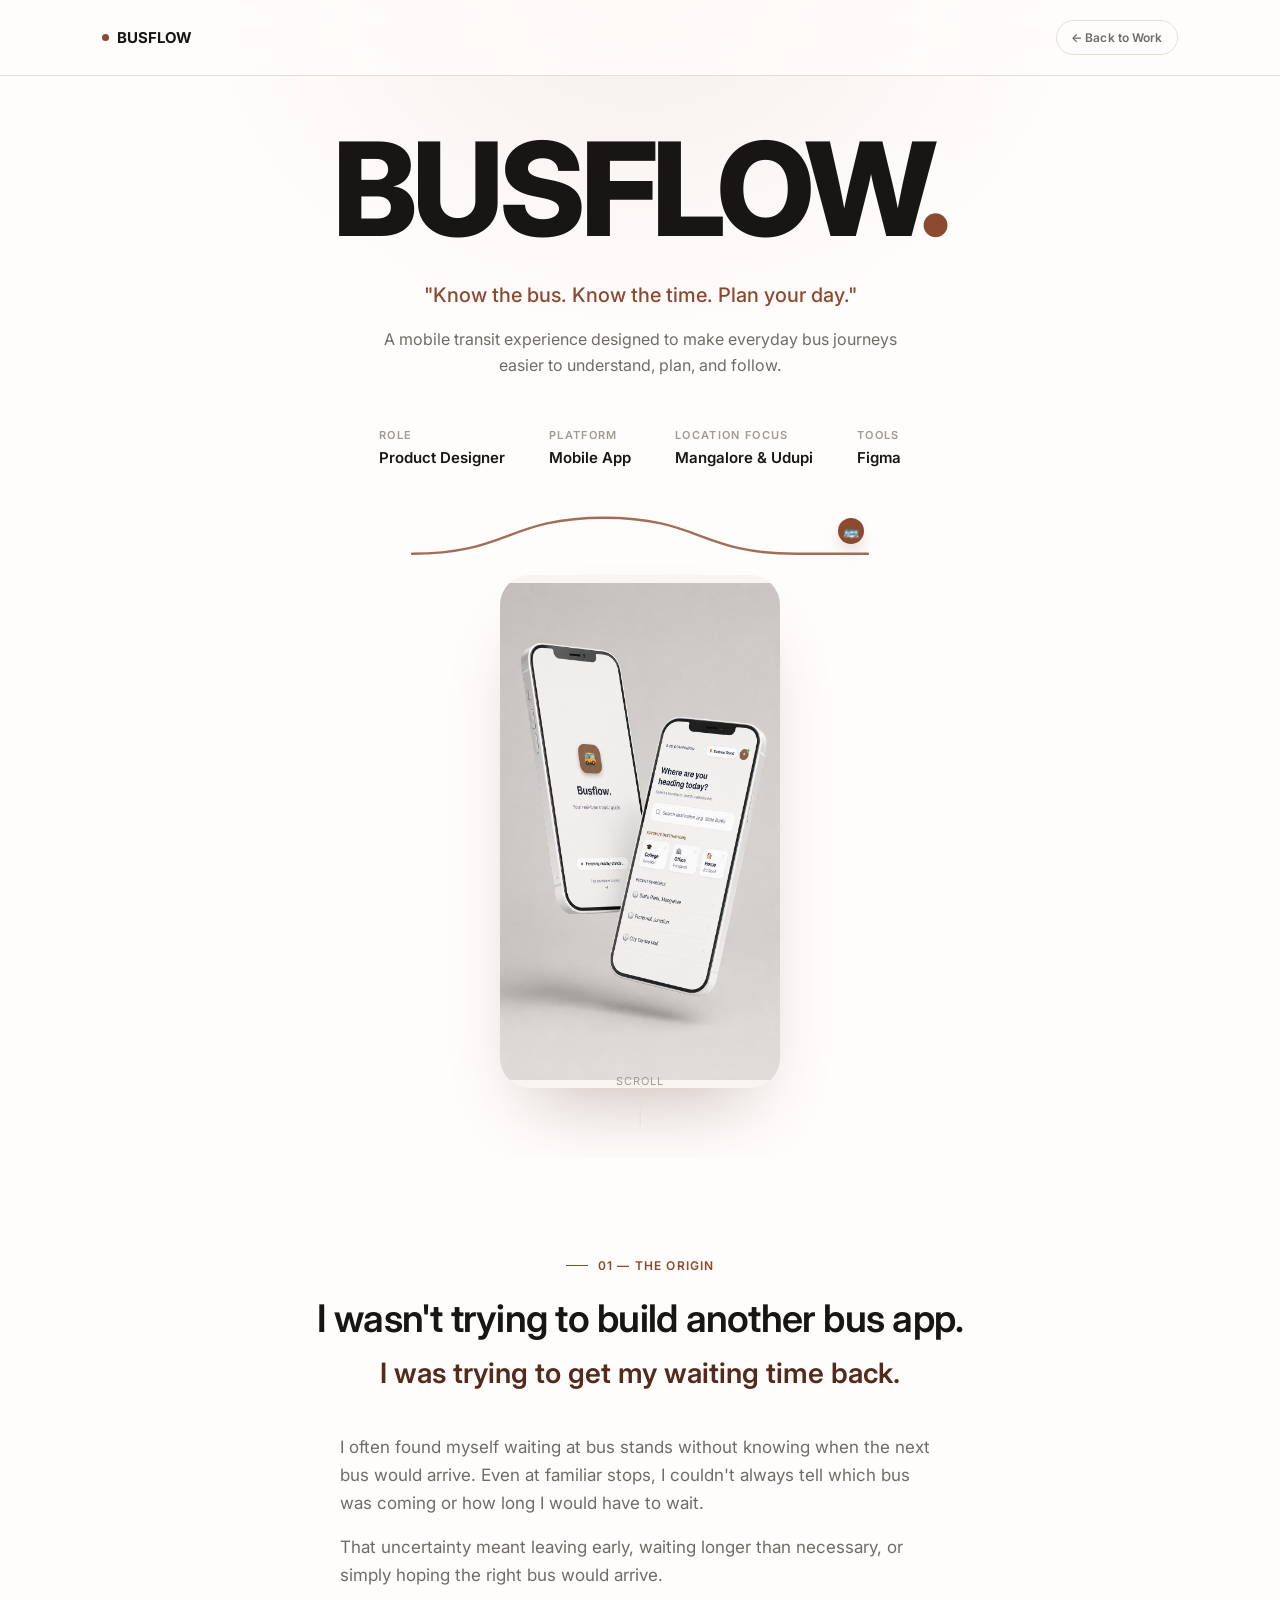
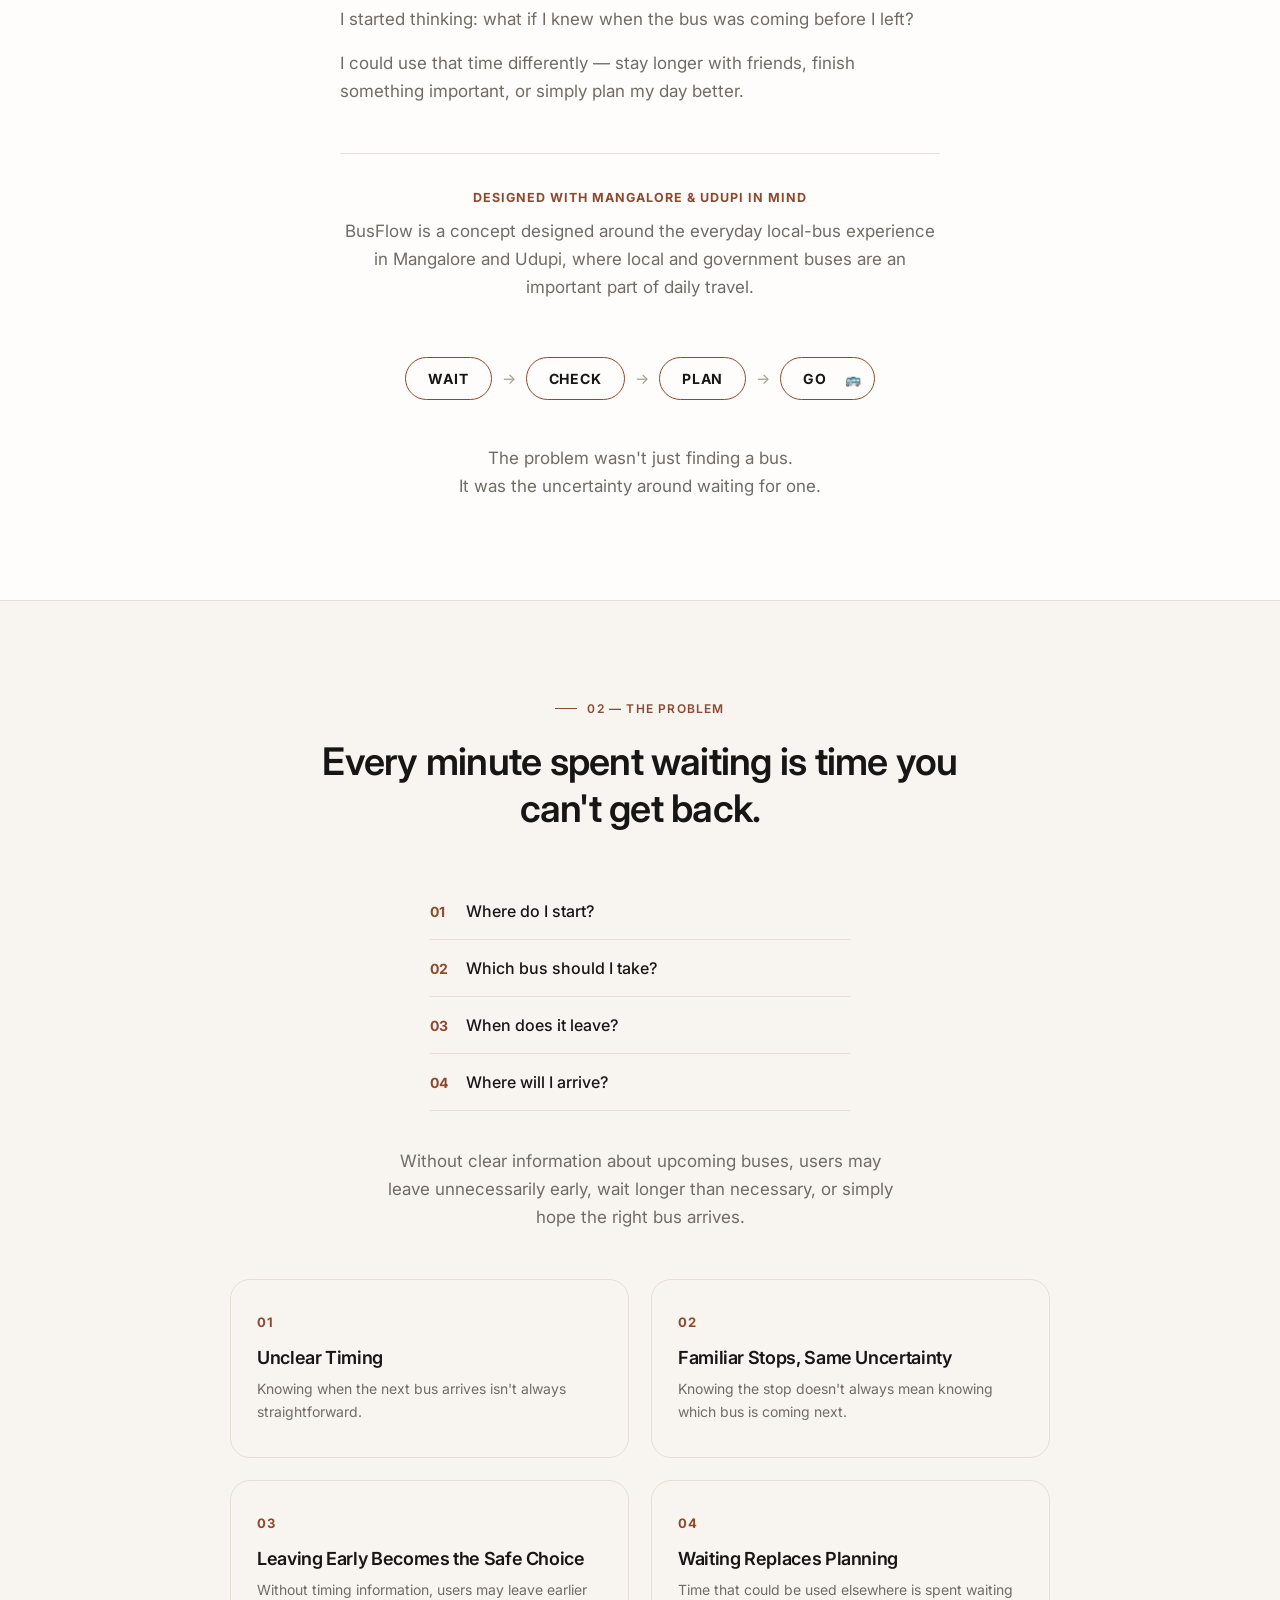
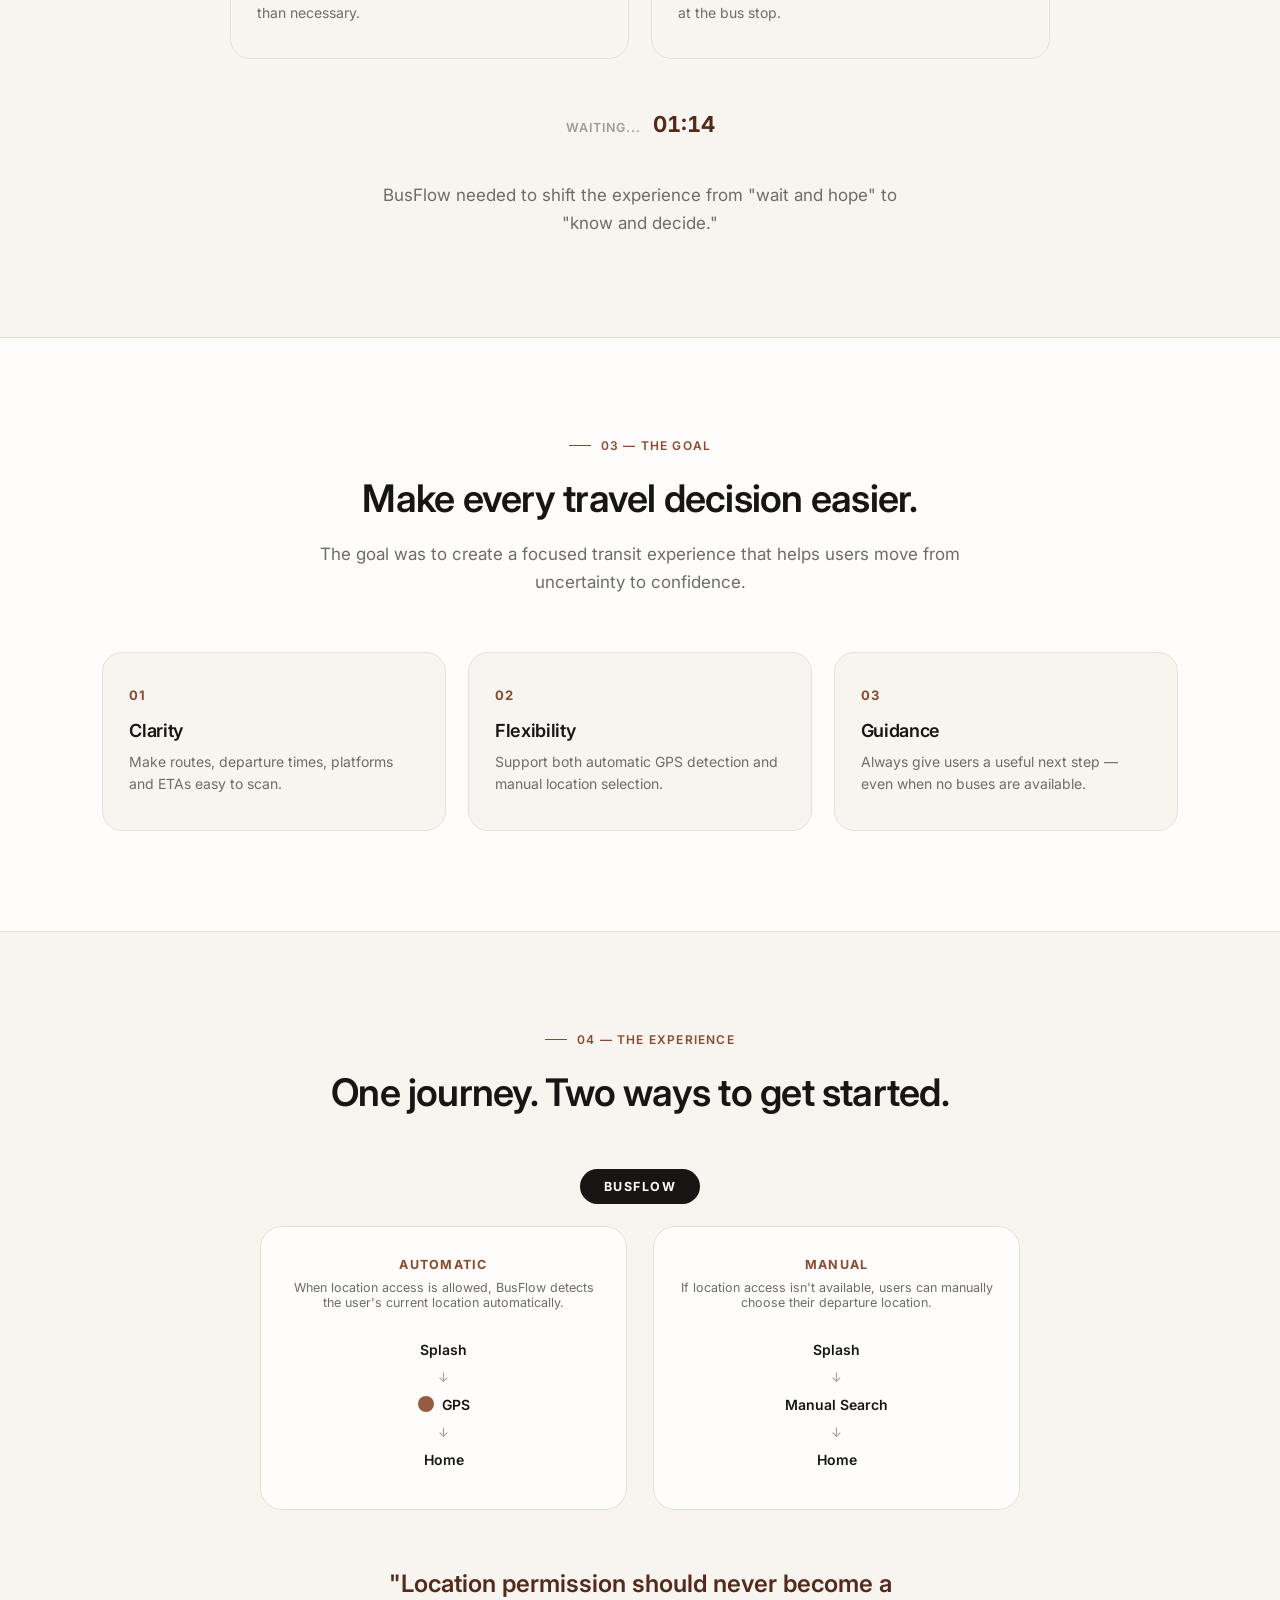
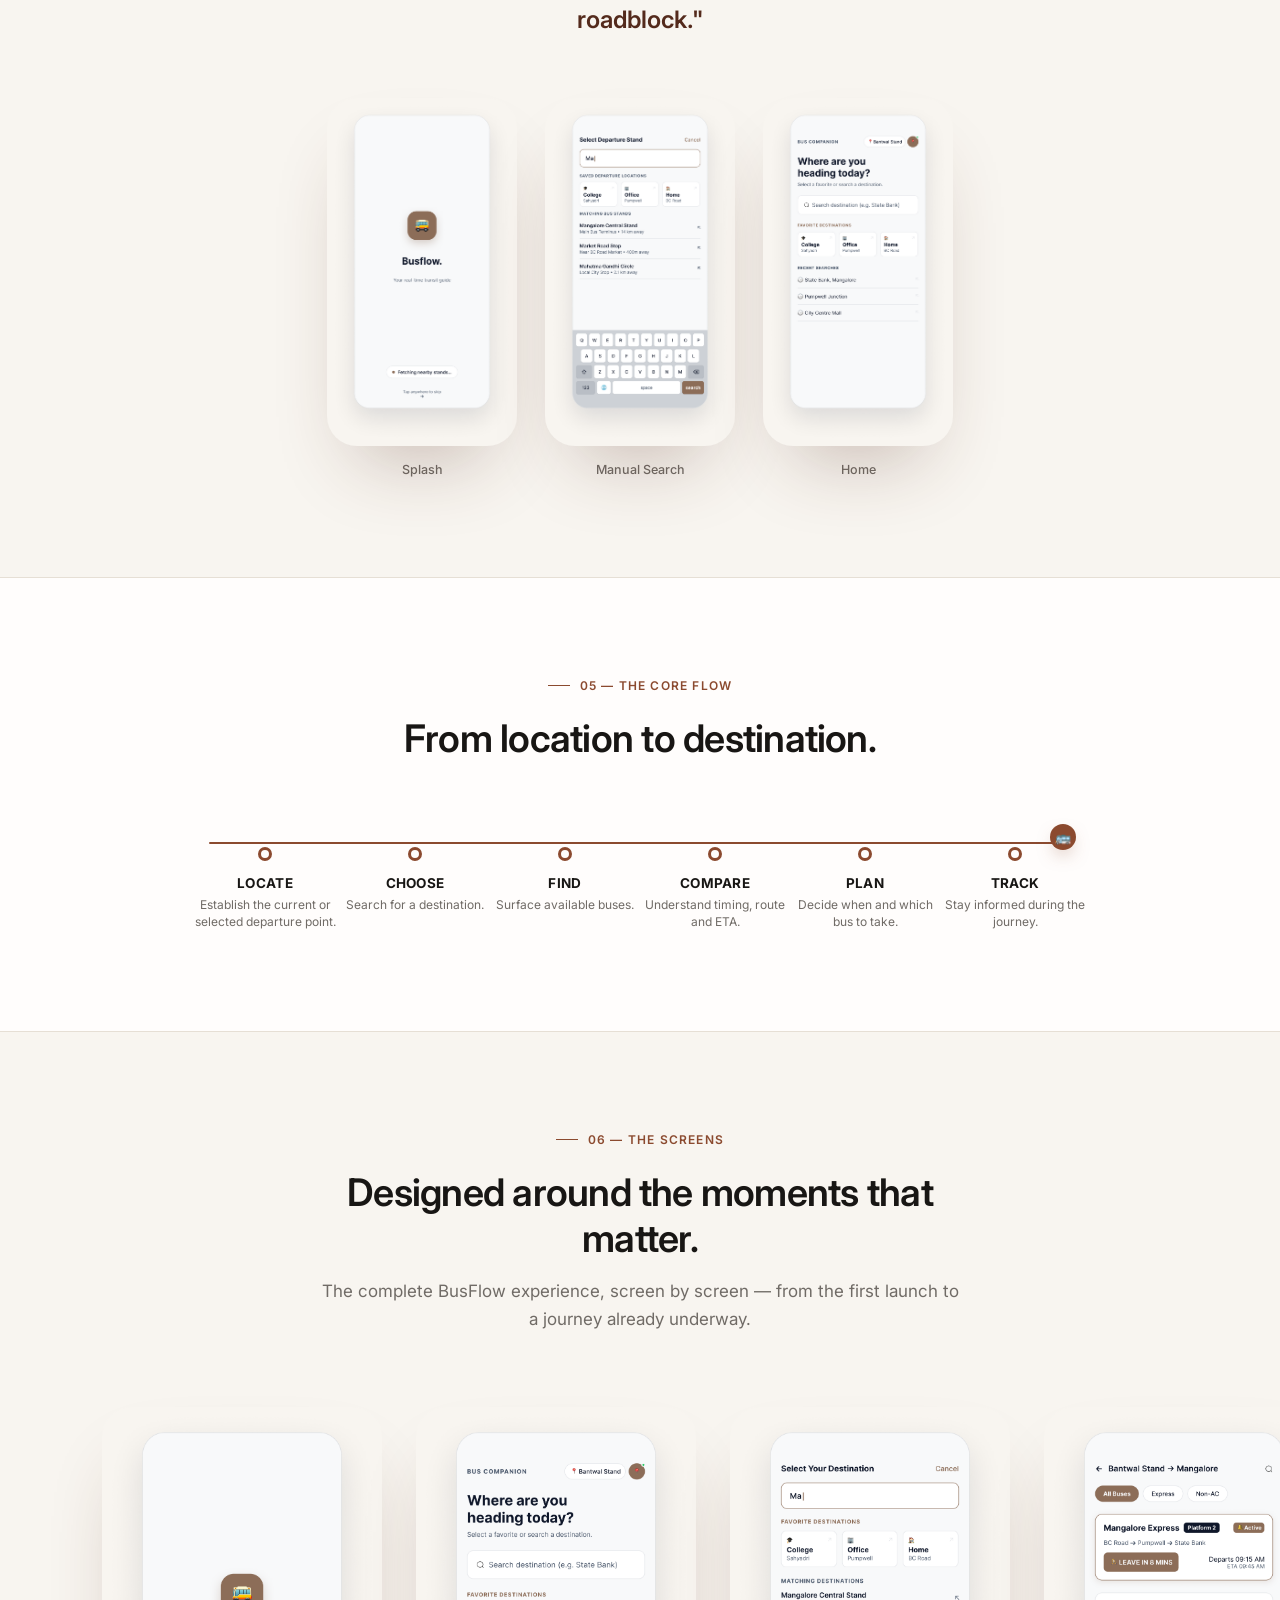
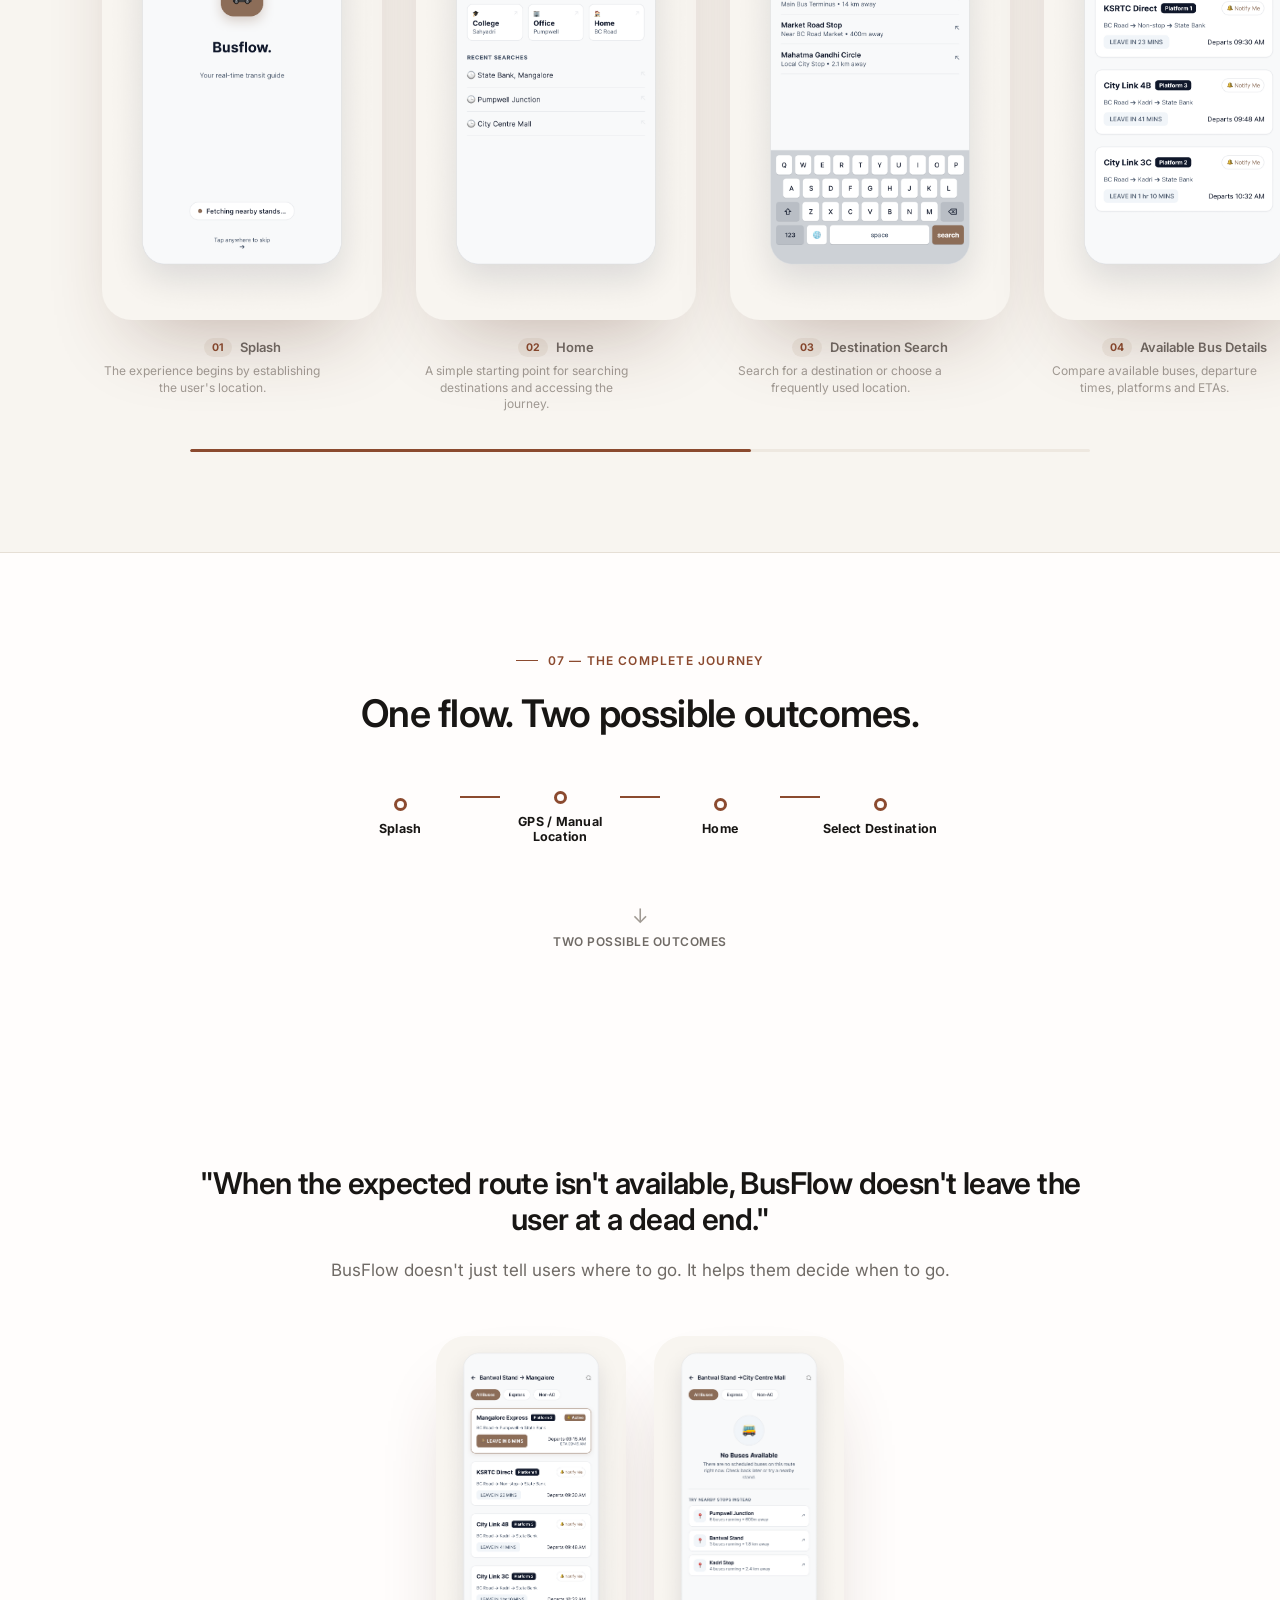
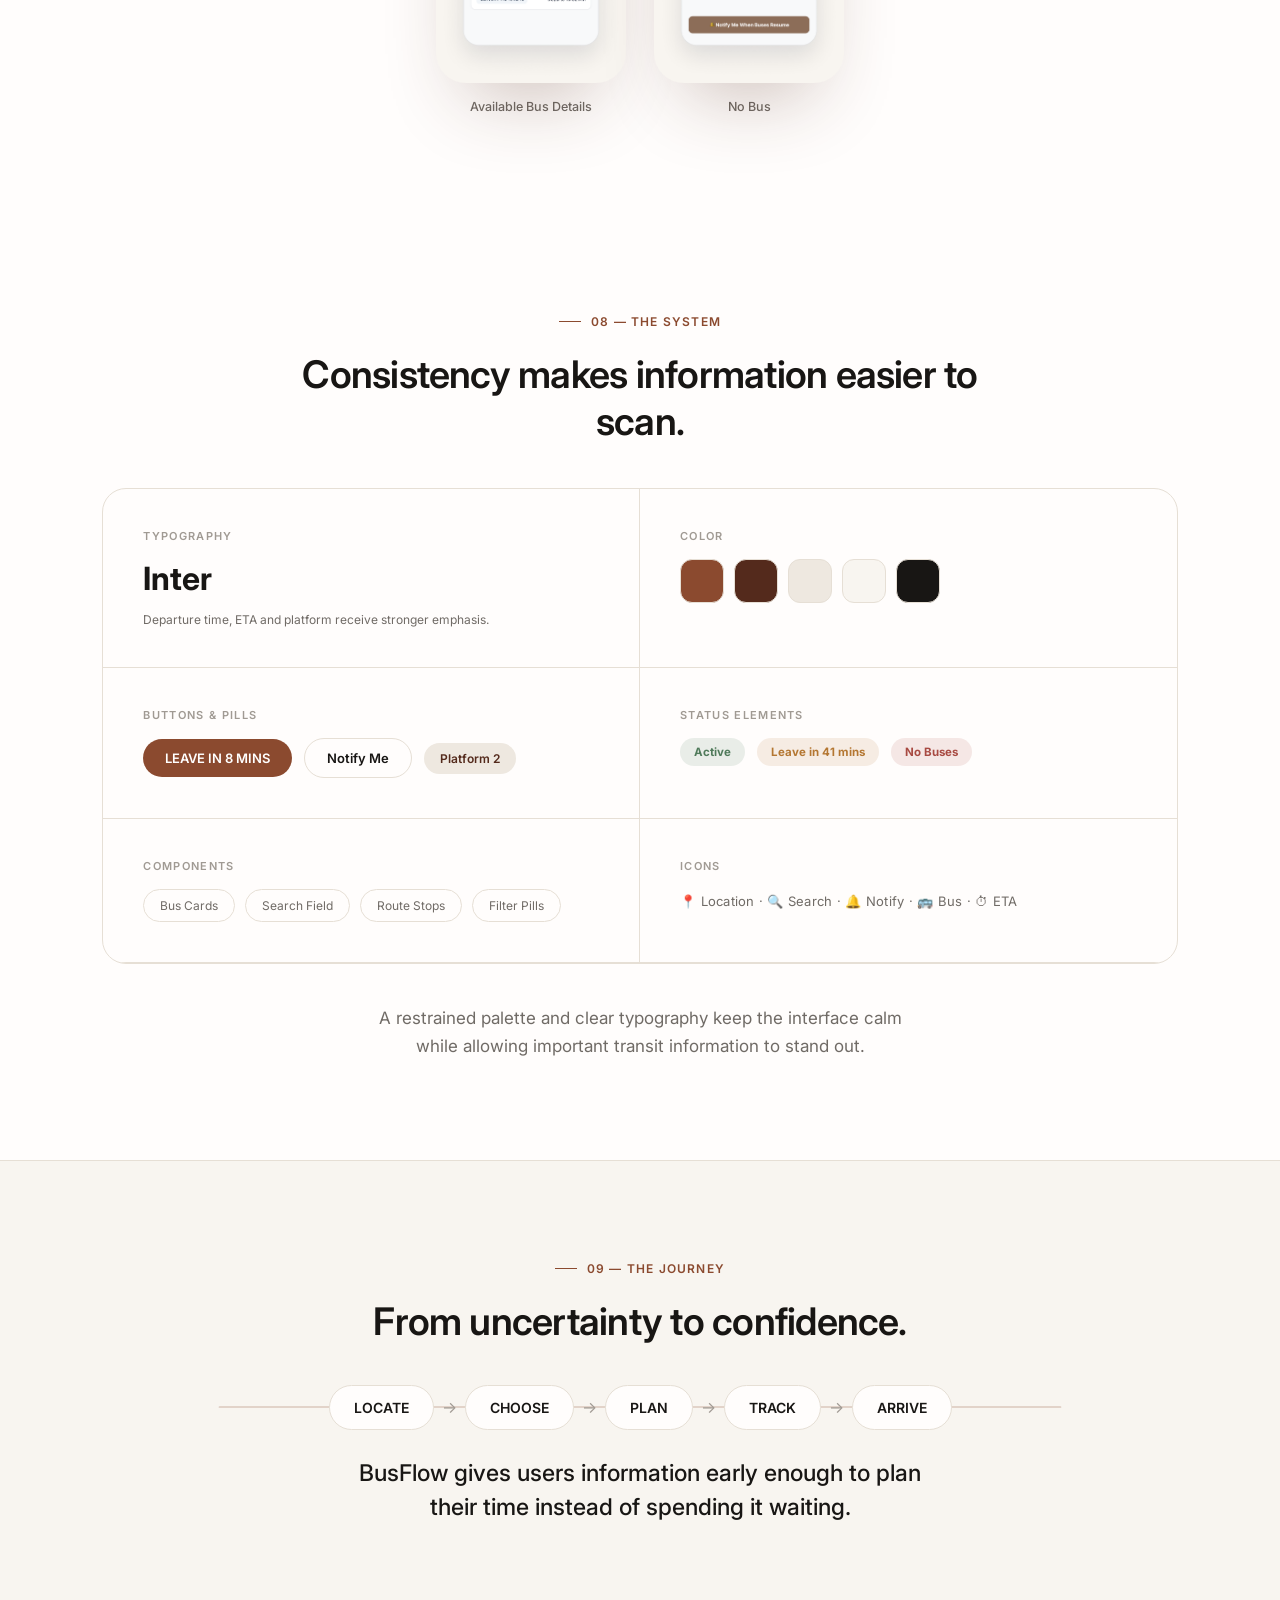
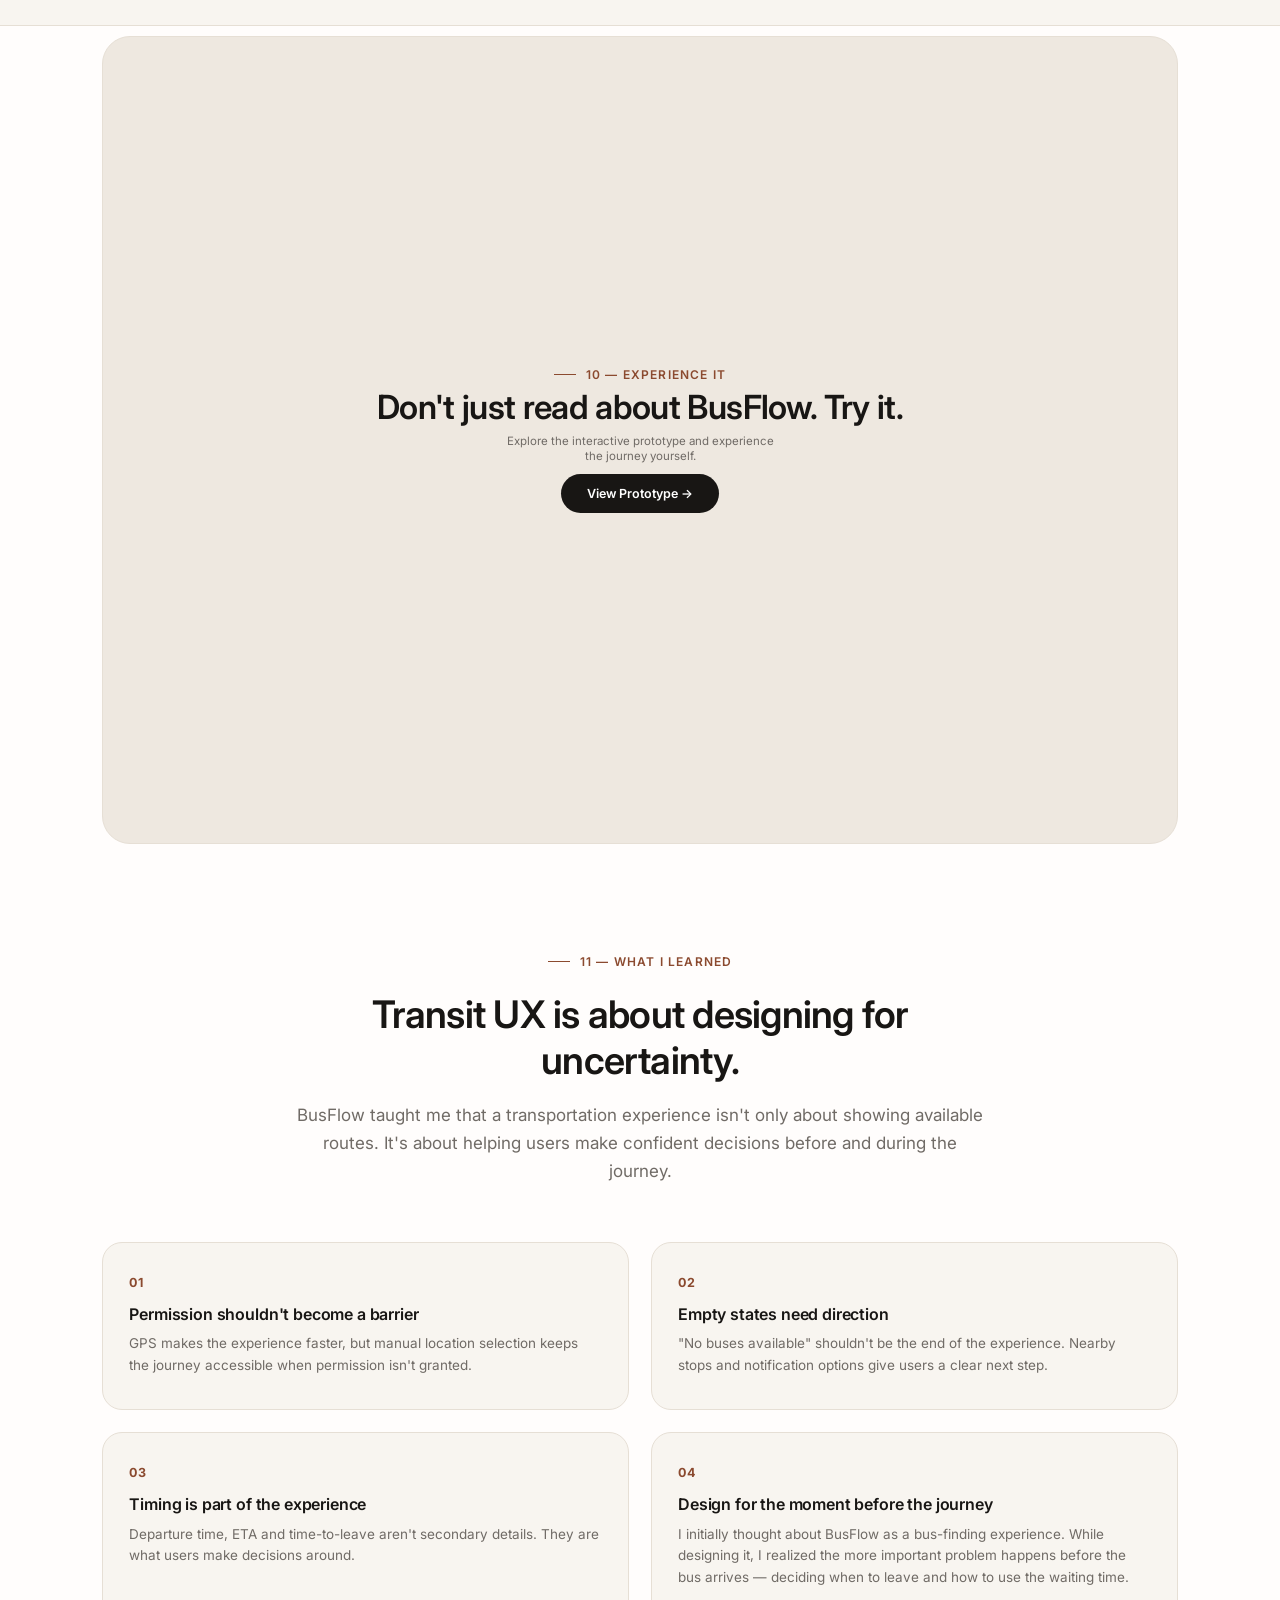
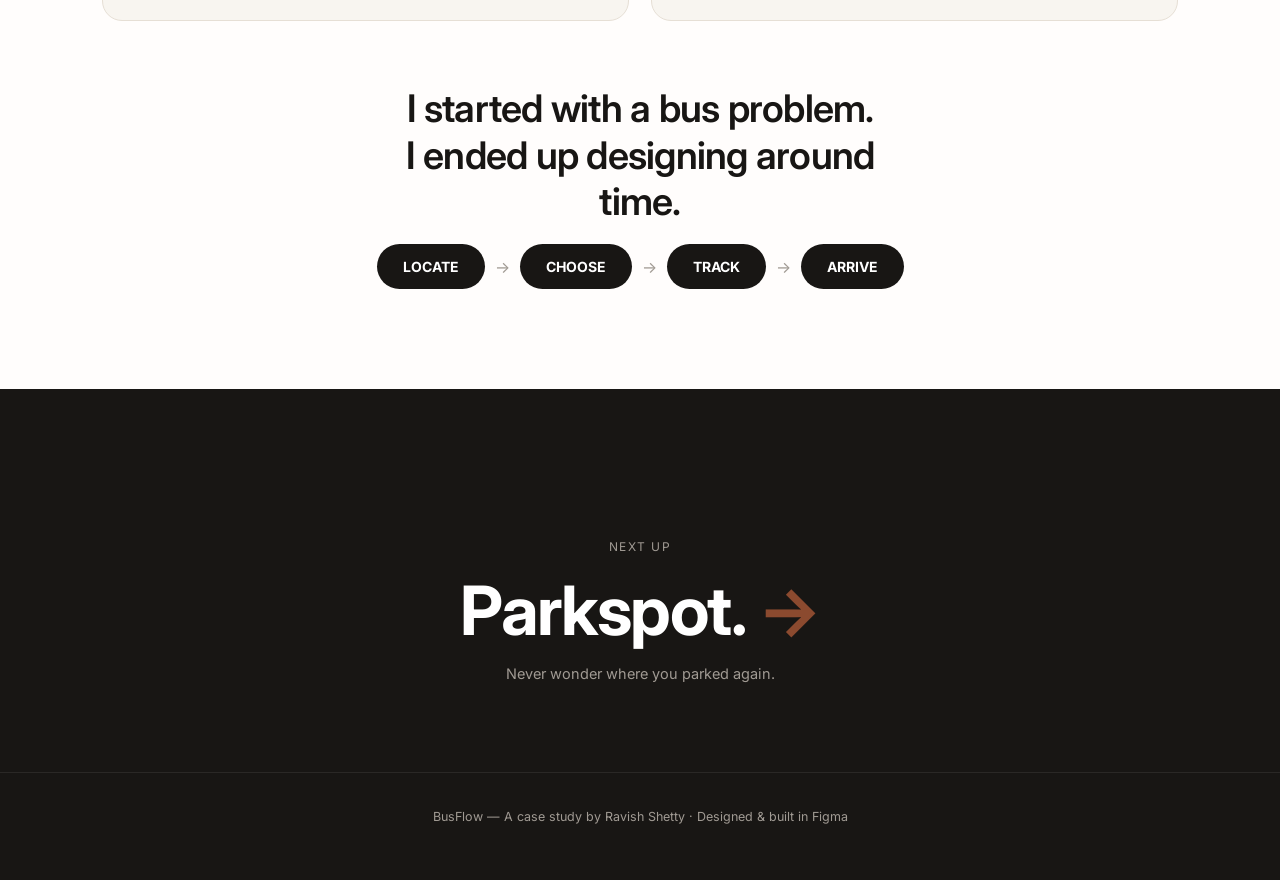
<file: busflow.html>
<!DOCTYPE html>
<html lang="en">
<head>
<meta charset="UTF-8">
<meta name="viewport" content="width=device-width, initial-scale=1.0">
<title>BusFlow — Know the bus. Know the time. Plan your day.</title>
<link rel="preconnect" href="https://fonts.googleapis.com">
<link rel="preconnect" href="https://fonts.gstatic.com" crossorigin>
<link href="https://fonts.googleapis.com/css2?family=Inter:wght@400;500;600;700&display=swap" rel="stylesheet">
<style>

/* ===================== TOKENS ===================== */
:root{
  --brown:#8B4A2F;
  --brown-deep:#542A1C;
  --cream:#F8F5F0;
  --white:#FFFDFC;
  --beige:#EEE8E0;
  --ink:#181614;
  --text-2:#706B66;
  --text-3:#A09A93;
  --success:#4F7A5A;
  --warning:#B47732;
  --error:#A84A42;
  --border:#E6DFD5;

  --font:'Inter', sans-serif;
  --ease:cubic-bezier(.22,1,.36,1);
}

*{margin:0;padding:0;box-sizing:border-box;}
html{scroll-behavior:smooth;}
body{
  font-family:var(--font);
  color:var(--ink);
  background:var(--white);
  overflow-x:hidden;
  -webkit-font-smoothing:antialiased;
}
img{display:block;max-width:100%;}
a{color:inherit;text-decoration:none;}
button{font-family:inherit;border:none;background:none;cursor:pointer;}

@media (prefers-reduced-motion: reduce){
  *{animation-duration:0.001ms !important; animation-iteration-count:1 !important; transition-duration:0.001ms !important; scroll-behavior:auto !important;}
}

::selection{background:var(--beige);color:var(--brown-deep);}

/* ===================== LAYOUT HELPERS ===================== */
.section{ position:relative; padding:100px 8vw; }
.section-tight{padding:76px 8vw;}
.section-narrow{max-width:700px;margin:0 auto;}
.eyebrow{
  font-weight:600; font-size:12px; letter-spacing:0.1em; text-transform:uppercase;
  color:var(--brown); display:flex; align-items:center; gap:10px; margin-bottom:22px;
}
.eyebrow::before{content:''; width:22px;height:1px; background:var(--brown); display:inline-block;}
h1,h2,h3{font-family:var(--font); line-height:1.12; letter-spacing:-0.02em; font-weight:600;}
p{line-height:1.6; color:var(--text-2); font-weight:400;}
.lead{font-size:clamp(24px,3vw,38px); color:var(--ink); font-weight:600; line-height:1.22; letter-spacing:-0.02em;}
.body-lg{font-size:17px; line-height:1.65;}

/* reveal on scroll */
.reveal{opacity:0; transform:translateY(24px); transition:opacity .6s var(--ease), transform .6s var(--ease);}
.reveal.in{opacity:1; transform:translateY(0);}
.reveal-scale{opacity:0; transform:scale(.96); transition:opacity .65s var(--ease), transform .65s var(--ease);}
.reveal-scale.in{opacity:1; transform:scale(1);}

/* ===================== NAV ===================== */
.nav{
  position:fixed; top:0; left:0; right:0; z-index:100;
  display:flex; align-items:center; justify-content:space-between;
  padding:20px 8vw;
  background:rgba(255,253,252,0.78);
  backdrop-filter:blur(14px);
  -webkit-backdrop-filter:blur(14px);
  border-bottom:1px solid var(--border);
}
.nav-mark{font-weight:700; font-size:15px; letter-spacing:-0.01em; color:var(--ink); display:flex; align-items:center; gap:8px;}
.nav-mark .dot{width:7px;height:7px;border-radius:50%;background:var(--brown);}
.back-work{display:inline-flex;align-items:center;gap:7px;padding:9px 14px;border:1px solid var(--border);border-radius:999px;font-weight:600;font-size:12px;color:var(--text-2);letter-spacing:.01em;background:rgba(255,253,252,.55);transition:transform .25s var(--ease),background .25s,color .25s,border-color .25s;}
.back-work:hover{transform:translateX(-3px);color:var(--brown-deep);border-color:var(--brown);background:var(--white);}
.nav-progress{ position:fixed; top:0; left:0; height:2px; background:var(--brown); z-index:101; width:0%; }

/* ===================== SCREEN FRAME (real screenshots) ===================== */
.screen-frame{
  width:280px;
  aspect-ratio:1659/3036;
  border-radius:30px;
  overflow:hidden;
  background:var(--cream);
  box-shadow:0 40px 80px -32px rgba(84,42,28,0.32);
  position:relative;
  transition:transform .3s var(--ease), box-shadow .3s var(--ease);
}
.screen-frame img{width:100%;height:100%;object-fit:contain;}
.screen-caption{margin-top:16px; font-size:12.5px; color:var(--text-2); text-align:center; font-weight:500;}
figure{margin:0;}

/* ===================== ROUTE LINE / BUS SIGNATURE ===================== */
.route-track{position:relative;}
.route-line-svg{width:100%; display:block; overflow:visible;}
.route-path{
  stroke:var(--brown); stroke-width:2; fill:none; stroke-linecap:round;
  stroke-dasharray:2000; stroke-dashoffset:2000; transition:stroke-dashoffset 1.05s var(--ease);
}
.route-path.dashed{stroke-dasharray:6 10; stroke-dashoffset:0; opacity:.55;}
.route-path.in{stroke-dashoffset:0;}
.route-dot{fill:var(--brown);}
.route-pin{fill:var(--error);}

.bus-token{
  position:absolute; top:50%; width:26px; height:26px; margin-top:-13px; margin-left:-13px;
  display:flex; align-items:center; justify-content:center; font-size:13px;
  background:var(--brown); color:#fff; border-radius:50%;
  box-shadow:0 8px 18px -6px rgba(139,74,47,0.55);
  opacity:0; left:0%;
  transition:left 1.5s var(--ease), opacity .4s var(--ease);
}
.bus-token.in{opacity:1;}

.hero-route-wrap{position:absolute; top:-30px; left:50%; transform:translateX(-50%); width:160%; max-width:640px; height:60px; z-index:1; pointer-events:none;}
.hero-route-wrap .hero-route-svg{position:static; width:100%; transform:none;}

/* Bus must render ABOVE the mockup image (which has an opaque background),
   so it lives in its own stacking layer, not inside .hero-route-wrap. */
.hero-bus-wrap{position:absolute; top:-30px; left:50%; transform:translateX(-50%); width:160%; max-width:640px; height:60px; z-index:3; pointer-events:none;}
.hero-bus-wrap .bus-token{top:50%;}

.gps-pin{
  position:relative;
  width:16px !important;
  height:16px;
  flex:0 0 16px;
  padding:0 !important;
}.gps-pin::before{
  content:''; position:absolute; inset:0; border-radius:50%; background:var(--brown); opacity:.9;
}
.gps-pin::after{
  content:''; position:absolute; inset:-8px; border-radius:50%; border:2px solid var(--brown); opacity:0;
}
.gps-pin.pulse-twice::after{animation:gpsPulse 950ms var(--ease) 2;}
.gps-pin.settled::after{animation:none; opacity:0; transition:opacity .4s var(--ease);}
.gps-pin.settled::before{transition:transform .4s var(--ease); transform:scale(1);}
@keyframes gpsPulse{
  0%{opacity:.6; transform:scale(.4);}
  70%{opacity:0; transform:scale(1.7);}
  100%{opacity:0; transform:scale(1.7);}
}

/* ===================== 00 HERO ===================== */

.hero{
  min-height:100vh;
  display:flex;
  flex-direction:column;
  align-items:center;
  justify-content:center;
  text-align:center;
  background:
    radial-gradient(
      ellipse 60% 50% at 50% 0%,
      rgba(139,74,47,0.08) 0%,
      transparent 60%
    ),
    var(--white);
  padding:110px 8vw 70px;
  position:relative;
  overflow:hidden;
}

/* BUSFLOW title */
.hero-word{
  font-weight:800;
  font-size:clamp(48px, 11vw, 130px);
  letter-spacing:-0.04em;
  color:var(--ink);
  position:relative;
  z-index:2;
}

.hero-word span{
  color:var(--brown);
}

/* Tagline */
.hero-tagline{
  margin-top:16px;
  font-size:clamp(15px, 2vw, 20px);
  font-weight:500;
  color:var(--brown);
  z-index:2;
}

/* Description */
.hero-desc{
  margin-top:20px;
  max-width:520px;
  font-size:16px;
  z-index:2;
}

/* Project information */
.hero-meta{
  display:flex;
  flex-wrap:wrap;
  gap:44px;
  justify-content:center;
  margin-top:50px;
  z-index:2;
}

.hero-meta div{
  text-align:left;
}

.hero-meta .k{
  font-size:11px;
  letter-spacing:0.12em;
  text-transform:uppercase;
  color:var(--text-3);
  font-weight:600;
  margin-bottom:6px;
}

.hero-meta .v{
  font-size:15px;
  font-weight:600;
  color:var(--ink);
}


/* ===================== BUSFLOW HERO VISUAL ===================== */

.hero-stage{
  width:min(100%, 300px);
  margin:64px auto 0;
  position:relative;
  z-index:2;
}
.hero-phone-wrap{
  position:relative;
  z-index:2;
  display:flex;
  justify-content:center;
  margin-top:44px; /* clears the -30..+30 route/bus arc so it never overlaps the opaque jpg */
}

 .hero-phone-wrap .screen-frame{
  width:280px;
  max-width:280px;
  aspect-ratio:1659 / 3036;
  border-radius:30px;
  overflow:hidden;
  background:var(--cream);
  box-shadow:0 40px 80px -32px rgba(84,42,28,0.32);
}

.hero-phone-wrap .screen-frame img{
  width:100%;
  height:100%;
  display:block;
  object-fit:contain;
  animation:heroFloat 6s ease-in-out infinite;
}


/* ===================== ROAD MOTION ===================== */

.hero-route-svg{
  position:absolute;
  top:-125px;
  left:50%;
  transform:translateX(-50%);
  width:70%;
  max-width:800px;
  z-index:1;
  pointer-events:none;
  opacity:.8;
}

/* subtle floating movement */
@keyframes heroFloat{
  0%,100%{
    transform:translateY(0);
  }

  50%{
    transform:translateY(-8px);
  }
}


/* ===================== MOBILE ===================== */

@media (max-width:700px){

  .hero{
    padding:90px 5vw 50px;
  }

  .hero-meta{
    gap:24px;
    margin-top:40px;
  }

  .hero-stage{
    width:100%;
    margin:40px auto 0;
    padding:0 4vw;
  }

  .hero-phone-wrap .screen-frame{
    width:100%;
    max-width:230px;
    aspect-ratio:1659 / 3036;
  }

  .hero-phone-wrap .screen-frame img{
    width:100%;
    height:auto;
  }

  .hero-route-svg{
    width:100%;
  }
}

.scroll-ind{
  position:absolute; bottom:32px; left:50%; transform:translateX(-50%);
  display:flex; flex-direction:column; align-items:center; gap:8px;
  color:var(--text-3); font-size:11px; letter-spacing:0.1em; text-transform:uppercase; z-index:2;
}
.scroll-ind .line{width:1px; height:30px; background:var(--border); position:relative; overflow:hidden;}
.scroll-ind .line::after{
  content:''; position:absolute; top:-100%; left:0; width:100%; height:100%;
  background:var(--brown); animation:scrollDrop 1.8s ease-in-out infinite;
}
@keyframes scrollDrop{0%{top:-100%;} 60%{top:100%;} 100%{top:100%;}}

/* ===================== 01 THE CONTEXT ===================== */
.context-questions{ display:flex; flex-direction:column; gap:0; max-width:420px; margin:52px auto 0; }
.context-q{
  display:flex; align-items:center; gap:16px; padding:18px 0; border-bottom:1px solid var(--border);
  opacity:0; transform:translateX(-14px); transition:all .55s var(--ease);
}
.context-q.in{opacity:1; transform:translateX(0);}
.context-q .qmark{font-weight:700; color:var(--brown); font-size:14px; width:20px;}
.context-q .qtext{font-weight:500; font-size:16px; color:var(--ink);}
.context-close{margin:44px auto 0; max-width:520px; text-align:center;}

/* ===================== 01 WHY BUSFLOW (origin) ===================== */
.origin-statement{ font-weight:600; font-size:clamp(20px,2.6vw,28px); color:var(--brown-deep); margin-top:14px; line-height:1.35; }
.origin-body{ max-width:600px; margin:40px auto 0; display:flex; flex-direction:column; gap:16px; }
.origin-locale{ max-width:600px; margin:48px auto 0; text-align:center; padding-top:36px; border-top:1px solid var(--border); }
.origin-locale-k{ font-weight:700; font-size:12.5px; letter-spacing:0.08em; text-transform:uppercase; color:var(--brown); margin-bottom:12px; }
.origin-timeline{ display:flex; justify-content:center; align-items:center; flex-wrap:wrap; gap:0; margin:56px auto 0; }
.ot-word{ font-weight:700; font-size:14px; letter-spacing:0.06em; padding:12px 22px; border:1px solid var(--border); border-radius:100px; color:var(--text-2); opacity:.4; transition:all .5s var(--ease); position:relative; }
.ot-word.on{ opacity:1; color:var(--ink); border-color:var(--brown); }
.ot-word.ot-go{ display:flex; align-items:center; gap:8px; }
.ot-arrow{ color:var(--text-3); margin:0 10px; font-size:15px; }
.ot-bus{ font-size:13px; opacity:0; transform:translateX(-6px); transition:all .6s var(--ease); }
.ot-bus.go{ opacity:1; transform:translateX(10px); }

/* ===================== 02 THE PROBLEM ===================== */
.problem-grid{ display:grid; grid-template-columns:repeat(2,1fr); gap:22px; margin-top:48px; max-width:820px; margin-left:auto; margin-right:auto; }
.problem-timer{ display:flex; justify-content:center; align-items:baseline; gap:12px; margin:52px auto 0; }
.pt-label{ font-weight:600; font-size:12.5px; letter-spacing:0.08em; text-transform:uppercase; color:var(--text-3); }
.pt-clock{ font-weight:700; font-size:22px; color:var(--brown-deep); font-variant-numeric:tabular-nums; }

/* ===================== 02 THE CHALLENGE ===================== */
.challenge-rail{ display:flex; justify-content:center; flex-wrap:wrap; gap:14px; margin-top:54px; }
.challenge-step{
  display:flex; flex-direction:column; align-items:center; gap:12px; width:150px; padding:26px 14px;
  border:1px solid var(--border); border-radius:20px; background:var(--white);
  opacity:.45; transform:translateY(8px); transition:all .6s var(--ease);
}
.challenge-step.on{opacity:1; transform:translateY(0); border-color:var(--brown); box-shadow:0 18px 40px -24px rgba(139,74,47,0.35);}
.challenge-step .step-num{font-weight:700; font-size:12px; color:var(--brown); letter-spacing:0.08em;}
.challenge-step .step-name{font-weight:700; font-size:14px; color:var(--ink); letter-spacing:0.02em;}
.challenge-step .step-desc{font-size:12.5px; color:var(--text-2); text-align:center; line-height:1.4;}
.challenge-arrow{align-self:center; color:var(--text-3); font-size:15px;}

.edge-cases{ margin:56px auto 0; max-width:640px; display:flex; flex-wrap:wrap; justify-content:center; gap:12px; }
.edge-case{
  font-size:13px; font-weight:500; color:var(--brown-deep); background:var(--beige);
  border:1px solid var(--border); padding:10px 18px; border-radius:100px;
}

/* ===================== 03 THE GOAL ===================== */
.goal-grid{ display:grid; grid-template-columns:repeat(3,1fr); gap:22px; margin-top:56px; }
.goal-card{ padding:34px 26px; border:1px solid var(--border); border-radius:20px; background:var(--cream); }
.goal-card .num{ font-weight:700; font-size:13px; color:var(--brown); letter-spacing:0.06em; margin-bottom:18px; display:block; }
.goal-card h3{font-size:18px; margin-bottom:10px; font-weight:600;}
.goal-card p{font-size:14px;}

/* ===================== 04 THE EXPERIENCE ===================== */
.exp-decision{ text-align:center; margin:56px auto 0; max-width:560px; }
.exp-decision .quote{ font-weight:600; font-size:clamp(19px,2.4vw,24px); color:var(--brown-deep); line-height:1.5; }

.dual-flow{ display:flex; flex-direction:column; align-items:center; gap:22px; margin-top:54px; }
.dual-badge{ font-weight:700; font-size:12.5px; letter-spacing:0.12em; text-transform:uppercase; color:#fff; background:var(--ink); padding:10px 24px; border-radius:100px; }
.dual-cols{ display:grid; grid-template-columns:1fr 1fr; gap:26px; width:100%; max-width:760px; }
.dual-col{ border:1px solid var(--border); border-radius:22px; padding:30px 24px; background:var(--white); }
.dual-col-title{ font-weight:700; font-size:12.5px; letter-spacing:0.1em; text-transform:uppercase; color:var(--brown); margin-bottom:8px; text-align:center; }
.dual-col-sub{font-size:12.5px; color:var(--text-2); text-align:center; margin-bottom:20px;}
.dual-step{ display:flex; flex-direction:column; align-items:center; }
.dual-step > span{ font-weight:600; font-size:14px; padding:11px 0; width:100%; text-align:center; color:var(--ink); }
.dual-step .dual-step-arrow{ color:var(--text-3); font-size:13px; font-weight:400; padding:0; }
.dual-step span.gps-label{ display:inline-flex; align-items:center; justify-content:center; gap:8px; }

.exp-screens{ display:flex; justify-content:center; gap:28px; margin-top:60px; flex-wrap:wrap; }
.exp-screens .screen-frame{width:190px;}

/* ===================== 05 THE CORE FLOW ===================== */
.coreflow-path{ max-width:900px; margin:52px auto 0; position:relative; }
.coreflow-stages{ display:flex; justify-content:space-between; margin-top:-30px; flex-wrap:wrap; gap:20px 0; }
.coreflow-stage{ flex:1; min-width:110px; text-align:center; opacity:0; transform:translateY(14px); transition:all .55s var(--ease); }
.coreflow-stage.in{opacity:1; transform:translateY(0);}
.coreflow-stage .stage-dot{ width:14px; height:14px; border-radius:50%; background:var(--white); border:3px solid var(--brown); margin:0 auto 14px; }
.coreflow-stage .stage-name{font-weight:700; font-size:13.5px; letter-spacing:0.02em;}
.coreflow-stage .stage-desc{font-size:12px; color:var(--text-2); margin-top:6px; max-width:150px; margin-left:auto; margin-right:auto; line-height:1.4;}

/* ===================== 06 THE SCREENS ===================== */
.showcase-section{ position:relative; background:var(--cream); border-top:1px solid var(--border); border-bottom:1px solid var(--border); }
.showcase-intro{ text-align:center; max-width:640px; margin:0 auto 60px; }
.showcase-intro .lead{ margin-top:16px; }
.showcase-intro p{ margin-top:16px; }

.showcase-track-outer{ position:relative; }
.showcase-track{
  display:flex; align-items:flex-start; gap:34px;
  overflow-x:auto; scroll-behavior:smooth; -webkit-overflow-scrolling:touch;
  padding:14px 8vw 30px; margin:0 -8vw;
  scrollbar-width:none; cursor:grab;
}
.showcase-track::-webkit-scrollbar{ display:none; }
.showcase-track.dragging{ cursor:grabbing; scroll-behavior:auto; }

.showcase-item{ flex-shrink:0; text-align:center; transition:transform .3s var(--ease); position:relative; z-index:1; }
.showcase-item .screen-frame{width:280px;}
.showcase-item:hover{ transform:translateY(-6px) scale(1.04); z-index:5; }
.showcase-item:hover .screen-frame{ box-shadow:0 50px 100px -30px rgba(84,42,28,0.42); }
.showcase-item-label{ margin-top:18px; font-size:13px; font-weight:600; color:var(--text-2); display:flex; align-items:center; justify-content:center; gap:8px; white-space:nowrap; }
.showcase-item-num{ font-size:10.5px; font-weight:700; color:var(--brown); background:var(--beige); border-radius:100px; padding:3px 8px; }
.showcase-item-cap{margin-top:6px; font-size:12px; color:var(--text-3); max-width:220px; line-height:1.4;}

.showcase-progress{ position:relative; height:3px; background:var(--beige); border-radius:10px; margin-top:6px; overflow:hidden; max-width:900px; margin-left:auto; margin-right:auto; }
.showcase-progress-fill{ position:absolute; left:0; top:0; height:100%; background:var(--brown); border-radius:10px; }

/* ===================== 07 THE COMPLETE JOURNEY ===================== */
.journey-section{background:var(--white);}
.journey-map{ max-width:920px; margin:54px auto 0; }
.journey-primary{ display:flex; align-items:center; justify-content:center; flex-wrap:wrap; gap:0; position:relative; }
.journey-node{
  display:flex; flex-direction:column; align-items:center; gap:10px; width:120px;
  opacity:0; transform:translateY(14px); transition:all .55s var(--ease);
}
.journey-node.in{opacity:1; transform:translateY(0);}
.journey-node .jn-dot{width:13px;height:13px;border-radius:50%;background:var(--white);border:3px solid var(--brown);}
.journey-node .jn-name{font-weight:700; font-size:12.5px; text-align:center; letter-spacing:0.02em;}
.journey-connector{ width:40px; height:2px; background:var(--border); position:relative; overflow:hidden; flex-shrink:0; align-self:flex-start; margin-top:5px; }
.journey-connector .fill{position:absolute; inset:0; background:var(--brown); transform:scaleX(0); transform-origin:left; transition:transform .6s var(--ease);}
.journey-connector.in .fill{transform:scaleX(1);}

.journey-branch-wrap{ margin-top:60px; display:flex; justify-content:center; }
.journey-branch-in{ display:flex; flex-direction:column; align-items:center; gap:6px; }
.journey-branch-arrow{color:var(--text-3); font-size:20px; opacity:0; transition:opacity .5s var(--ease);}
.journey-branch-arrow.in{opacity:1;}
.journey-branch-label{font-size:12px; color:var(--text-2); font-weight:600; letter-spacing:0.04em; text-transform:uppercase;}

.journey-outcomes{ display:grid; grid-template-columns:1fr 1fr; gap:28px; max-width:820px; margin:22px auto 0; }
.outcome-card{
  border:1px solid var(--border); border-radius:22px; padding:28px 24px; background:var(--cream);
  opacity:0; transform:translateY(16px); transition:all .6s var(--ease);
}
.outcome-card.in{opacity:1; transform:translateY(0);}
.outcome-card.positive{border-color:rgba(79,122,90,0.35); background:rgba(79,122,90,0.06);}
.outcome-card.alt{border-color:rgba(180,119,50,0.35); background:rgba(180,119,50,0.06);}
.outcome-title{ font-weight:700; font-size:13px; letter-spacing:0.08em; text-transform:uppercase; margin-bottom:16px; display:flex; align-items:center; gap:8px;}
.outcome-title.positive{color:var(--success);}
.outcome-title.alt{color:var(--warning);}
.outcome-flow{ display:flex; flex-wrap:wrap; align-items:center; gap:8px; font-size:13.5px; font-weight:600; color:var(--ink);}
.outcome-flow .arrow{color:var(--text-3); font-weight:400; font-size:13px;}
.eta-chip{ display:inline-block; margin-left:6px; padding:3px 10px; border-radius:100px; background:var(--beige); color:var(--brown-deep); font-size:11px; font-weight:700; font-variant-numeric:tabular-nums; opacity:1; transition:opacity .3s var(--ease); }
.eta-chip.swap{opacity:0;}

.journey-close{ text-align:center; margin-top:60px; }
.journey-close .lead{font-size:clamp(22px,2.8vw,30px);}

/* ===================== 08 THE SYSTEM ===================== */
.system-board{ margin-top:44px; border:1px solid var(--border); border-radius:24px; overflow:hidden; display:grid; grid-template-columns:1fr 1fr; }
.sys-block{padding:40px; border-right:1px solid var(--border); border-bottom:1px solid var(--border);}
.sys-block:nth-child(2n){border-right:none;}
.sys-label{font-size:11px; letter-spacing:0.12em; text-transform:uppercase; color:var(--text-3); font-weight:600; margin-bottom:16px;}
.sys-type-sample{font-size:32px; font-weight:700; color:var(--ink);}
.sys-type-scale{margin-top:14px; display:flex; flex-direction:column; gap:6px;}
.sys-type-scale span{font-size:12px; color:var(--text-2);}
.sys-colors{display:flex; gap:10px; flex-wrap:wrap;}
.sys-colors .sw{width:44px; height:44px; border-radius:12px; border:1px solid var(--border); position:relative;}
.sys-components{display:flex; flex-wrap:wrap; gap:10px;}
.sys-components span{font-size:12px; padding:8px 16px; border-radius:100px; border:1px solid var(--border); color:var(--text-2);}
.sys-demo-row{display:flex; align-items:center; gap:12px; flex-wrap:wrap;}
.sys-btn{padding:11px 22px; border-radius:100px; background:var(--brown); color:#fff; font-weight:600; font-size:13px;}
.sys-btn.ghost{background:var(--white); color:var(--ink); border:1px solid var(--border);}
.sys-pill{padding:8px 16px; border-radius:100px; background:var(--beige); color:var(--brown-deep); font-weight:600; font-size:12px;}
.sys-status{padding:7px 14px; border-radius:100px; font-size:11.5px; font-weight:700;}
.sys-status.success{background:rgba(79,122,90,0.12); color:var(--success);}
.sys-status.warning{background:rgba(180,119,50,0.12); color:var(--warning);}
.sys-status.error{background:rgba(168,74,66,0.12); color:var(--error);}
.sys-icons-list{font-size:13px; color:var(--text-2); letter-spacing:0.02em; line-height:1.9;}

/* ===================== 09 THE JOURNEY (recap) ===================== */
.recap{text-align:center;}
.recap-track{
  position:relative;
  max-width:860px;
  margin:40px auto 8px;
}
.recap-route-svg{ position:absolute; top:50%; left:0; width:100%; height:2px; transform:translateY(-1px); z-index:0; opacity:.4; }
.recap-track .bus-token{ top:50%; z-index:2; }
.recap-flow{
  position:relative;
  z-index:1;
  display:flex;
  justify-content:center;
  align-items:center;
  flex-wrap:nowrap;
  margin:0;
  gap:0;
}

.recap-flow .node{
  flex-shrink:0;
  white-space:nowrap;
}
.recap-flow .node{ font-weight:600; font-size:14px; padding:13px 24px; border:1px solid var(--border); background:var(--white); border-radius:100px; opacity:0; transform:translateY(10px); transition:all .5s var(--ease);}
.recap-flow .node.in{opacity:1; transform:translateY(0);}
.recap-flow .arrow{
  color:var(--text-3);
  margin:0 8px;
  font-size:16px;
}
.recap-line{font-size:clamp(18px,2.1vw,23px); color:var(--ink); font-weight:500; max-width:600px; margin:26px auto 0; line-height:1.5;}

/* ===================== 10 EXPERIENCE IT ===================== */
.section-experience{
  height:calc(100vh - 72px);
  min-height:0;
  display:flex;
  align-items:center;
  justify-content:center;
  padding:10px 8vw;
  overflow:hidden;
}
.proto{
  width:100%;
  height:100%;
  max-height:calc(100vh - 92px);
  background:var(--beige);
  border-radius:28px;
  margin:0;
  padding:20px 5vw;
  text-align:center;
  border:1px solid var(--border);
  display:flex;
  flex-direction:column;
  align-items:center;
  justify-content:center;
  overflow:hidden;
}
.proto .eyebrow{margin-bottom:6px; justify-content:center;}
.proto .lead{font-size:clamp(22px,2.6vw,34px); line-height:1.15;}
.proto-frame{
  margin:12px auto 0;
  width:180px;
  max-width:180px;
  aspect-ratio:1659/3036;
  border-radius:20px;
  overflow:hidden;
  background:var(--white);
  border:1px dashed var(--text-3);
  box-shadow:0 22px 50px -25px rgba(84,42,28,0.22);
  display:flex;
  align-items:center;
  justify-content:center;
  position:relative;
  flex-shrink:0;
}
.proto-frame img{width:100%;height:100%;object-fit:contain;}
.proto-frame video{width:100%;height:100%;object-fit:contain;display:block;}
.proto-frame .proto-placeholder{
  display:flex; flex-direction:column; align-items:center; gap:12px; padding:40px 16px; color:var(--text-2);
}
.proto-play{
  width:48px; height:48px; border-radius:50%; background:var(--brown);
  display:flex; align-items:center; justify-content:center;
}
.proto-play::after{
  content:''; width:0; height:0;
  border-top:8px solid transparent; border-bottom:8px solid transparent; border-left:12px solid #fff;
  margin-left:3px;
}
.proto-caption{ margin-top:8px; font-size:11.5px; line-height:1.3; color:var(--text-2); max-width:280px; }
.btn-primary{
  display:inline-flex; align-items:center; gap:8px; margin-top:10px; padding:12px 26px; border-radius:100px;
  background:var(--ink); color:#fff; font-weight:600; font-size:12.5px; transition:transform .3s var(--ease), background .3s;
}
.btn-primary:hover{background:var(--brown-deep); transform:translateY(-3px);}

@media (max-width:700px){
  .section-experience{height:calc(100vh - 64px); padding:8px 4vw;}
  .proto{max-height:calc(100vh - 80px); padding:16px 4vw; border-radius:22px;}
  .proto-frame{width:150px; max-width:150px;}
  .proto .lead{font-size:22px;}
}

/* ===================== 11 WHAT I LEARNED ===================== */
.learn-grid{ display:grid; grid-template-columns:repeat(2,1fr); gap:22px; margin-top:56px; }
.learn-card{padding:32px 26px; border:1px solid var(--border); border-radius:20px; background:var(--cream);}
.learn-card .num{font-weight:700; font-size:12.5px; color:var(--brown); letter-spacing:0.06em; margin-bottom:16px; display:block;}
.learn-card h3{font-size:16px; margin-bottom:10px; font-weight:600; letter-spacing:-0.01em;}
.learn-card p{font-size:13.5px;}

.learn-close{ text-align:center; margin-top:64px; }
.learn-flow{ display:flex; justify-content:center; align-items:center; flex-wrap:wrap; gap:0; margin-top:20px; }
.learn-flow .node{ font-weight:700; font-size:14px; padding:14px 26px; border-radius:100px; background:var(--ink); color:#fff; opacity:0; transform:scale(.85); transition:all .5s var(--ease);}
.learn-flow .node.in{opacity:1; transform:scale(1);}
.learn-flow .arrow{color:var(--text-3); margin:0 10px; font-size:16px;}

/* ===================== 12 NEXT PROJECT ===================== */
.next{ background:var(--ink); color:#fff; text-align:center; padding:150px 8vw 90px; }
.next .k{color:var(--text-3); font-size:12px; letter-spacing:0.12em; text-transform:uppercase; margin-bottom:18px;}
.next h2{color:#fff; font-size:clamp(32px,6vw,68px); font-weight:700;}
.next h2 .arrow{color:var(--brown); display:inline-block; transition:transform .3s;}
.next a:hover h2 .arrow{transform:translateX(10px);}
.next .d{color:var(--text-3); margin-top:16px; font-size:14.5px;}
.footer{ background:var(--ink); color:var(--text-3); text-align:center; padding:36px 8vw 56px; font-size:12.5px; border-top:1px solid rgba(255,255,255,0.08); }

/* ===================== RESPONSIVE ===================== */
@media (max-width:900px){
  .goal-grid, .learn-grid, .problem-grid{grid-template-columns:1fr; gap:16px;}
  .dual-cols{grid-template-columns:1fr;}
  .system-board{grid-template-columns:1fr;}
  .sys-block{border-right:none !important;}
  .journey-outcomes{grid-template-columns:1fr;}
  .journey-primary{flex-direction:column; gap:18px;}
  .journey-connector{width:2px; height:34px; align-self:center; margin-top:0;}
  .exp-screens .screen-frame{width:160px;}
  .showcase-item .screen-frame{width:230px;}
}
@media (max-width:560px){
  .section{padding:80px 6vw;}
  .screen-frame{width:220px;}
  .hero-phone-wrap .screen-frame{max-width:230px;}
  .challenge-step{width:130px; padding:20px 12px;}
  .showcase-track{gap:24px;}
}
@media (max-width: 700px) {

    html,
    body {
        width: 100%;
        max-width: 100%;
        overflow-x: hidden !important;
    }

    .nav {
        position: fixed;
        top: 0;
        left: 0;
        right: 0;

        width: 100%;
        max-width: 100%;
        box-sizing: border-box;

        padding: 16px 20px;

        display: flex;
        align-items: center;
        justify-content: space-between;

        overflow: hidden;
    }

    .nav-mark {
        flex-shrink: 0;
    }

    .back-work {
        display: inline-flex;
        flex-shrink: 0;

        margin-left: auto;
        margin-right: 0;

        padding: 8px 12px;
        font-size: 11px;
        white-space: nowrap;

        box-sizing: border-box;
    }
}
</style>
</head>
<body>

<div class="nav-progress" id="navProgress"></div>
<nav class="nav">
  <span class="nav-mark"><span class="dot"></span>BUSFLOW</span>
  <a class="back-work" href="index.html#work" aria-label="Back to Work">← Back to Work</a>
</nav>

<!-- ============ 00 HERO ============ -->
<section class="hero">
  <div class="hero-word reveal-scale in">BUSFLOW<span>.</span></div>
  <div class="hero-tagline reveal-scale in">"Know the bus. Know the time. Plan your day."</div>
  <p class="hero-desc reveal-scale in">A mobile transit experience designed to make everyday bus journeys easier to understand, plan, and follow.</p>

  <div class="hero-meta">
    <div><div class="k">Role</div><div class="v">Product Designer</div></div>
    <div><div class="k">Platform</div><div class="v">Mobile App</div></div>
    <div><div class="k">Location Focus</div><div class="v">Mangalore &amp; Udupi</div></div>
    <div><div class="k">Tools</div><div class="v">Figma</div></div>
  </div>

  <div class="hero-stage">
    <div class="hero-route-wrap" id="heroRouteWrap">
      <svg class="hero-route-svg" viewBox="0 0 400 60" id="heroRouteSvg">
        <path class="route-path" id="heroRoutePath" d="M10,44 C90,44 90,14 170,14 C250,14 250,44 330,44 C360,44 380,44 390,44" />
      </svg>
    </div>
    <div class="hero-phone-wrap reveal-scale in">
      <figure class="screen-frame"><img src="assets/busflow/mockup.png" alt="BusFlow home screen with departure location and destination search"></figure>
    </div>
    <div class="hero-bus-wrap" id="heroBusWrap">
      <div class="bus-token" id="heroBusMarker">🚌</div>
    </div>
  </div>

  <div class="scroll-ind"><span>Scroll</span><div class="line"></div></div>
</section>

<!-- ============ 01 WHY BUSFLOW ============ -->
<section class="section">
  <div class="section-narrow" style="text-align:center;">
    <div class="eyebrow" style="justify-content:center;">01 — The Origin</div>
    <h2 class="lead">I wasn't trying to build another bus app.</h2>
    <p class="origin-statement">I was trying to get my waiting time back.</p>
  </div>

  <div class="origin-body">
    <p class="body-lg">I often found myself waiting at bus stands without knowing when the next bus would arrive. Even at familiar stops, I couldn't always tell which bus was coming or how long I would have to wait.</p>
    <p class="body-lg">That uncertainty meant leaving early, waiting longer than necessary, or simply hoping the right bus would arrive.</p>
    <p class="body-lg">I started thinking: what if I knew when the bus was coming before I left?</p>
    <p class="body-lg">I could use that time differently — stay longer with friends, finish something important, or simply plan my day better.</p>
  </div>

  <div class="origin-locale reveal">
    <div class="origin-locale-k">Designed with Mangalore &amp; Udupi in mind</div>
    <p class="body-lg">BusFlow is a concept designed around the everyday local-bus experience in Mangalore and Udupi, where local and government buses are an important part of daily travel.</p>
  </div>

  <div class="origin-timeline reveal" id="originTimeline">
    <span class="ot-word" data-word="WAIT">WAIT</span>
    <span class="ot-arrow">→</span>
    <span class="ot-word" data-word="CHECK">CHECK</span>
    <span class="ot-arrow">→</span>
    <span class="ot-word" data-word="PLAN">PLAN</span>
    <span class="ot-arrow">→</span>
    <span class="ot-word ot-go" data-word="GO">GO <span class="ot-bus" id="originBus">🚌</span></span>
  </div>

  <p class="context-close body-lg">The problem wasn't just finding a bus.<br>It was the uncertainty around waiting for one.</p>
</section>

<!-- ============ 02 THE PROBLEM ============ -->
<section class="section" style="background:var(--cream); border-top:1px solid var(--border); border-bottom:1px solid var(--border);">
  <div class="section-narrow" style="text-align:center;">
    <div class="eyebrow" style="justify-content:center;">02 — The Problem</div>
    <h2 class="lead">Every minute spent waiting is time you can't get back.</h2>
  </div>

  <div class="context-questions" id="contextQuestions">
    <div class="context-q"><span class="qmark">01</span><span class="qtext">Where do I start?</span></div>
    <div class="context-q"><span class="qmark">02</span><span class="qtext">Which bus should I take?</span></div>
    <div class="context-q"><span class="qmark">03</span><span class="qtext">When does it leave?</span></div>
    <div class="context-q"><span class="qmark">04</span><span class="qtext">Where will I arrive?</span></div>
  </div>

  <p class="context-close body-lg" style="margin-top:36px;">Without clear information about upcoming buses, users may leave unnecessarily early, wait longer than necessary, or simply hope the right bus arrives.</p>

  <div class="problem-grid">
    <div class="goal-card reveal"><span class="num">01</span><h3>Unclear Timing</h3><p>Knowing when the next bus arrives isn't always straightforward.</p></div>
    <div class="goal-card reveal"><span class="num">02</span><h3>Familiar Stops, Same Uncertainty</h3><p>Knowing the stop doesn't always mean knowing which bus is coming next.</p></div>
    <div class="goal-card reveal"><span class="num">03</span><h3>Leaving Early Becomes the Safe Choice</h3><p>Without timing information, users may leave earlier than necessary.</p></div>
    <div class="goal-card reveal"><span class="num">04</span><h3>Waiting Replaces Planning</h3><p>Time that could be used elsewhere is spent waiting at the bus stop.</p></div>
  </div>

  <div class="problem-timer reveal" id="problemTimer">
    <span class="pt-label">Waiting...</span>
    <span class="pt-clock" id="problemClock">01:12</span>
  </div>

  <p class="context-close body-lg">BusFlow needed to shift the experience from "wait and hope" to "know and decide."</p>
</section>

<!-- ============ 03 THE GOAL ============ -->
<section class="section">
  <div class="section-narrow" style="text-align:center;">
    <div class="eyebrow" style="justify-content:center;">03 — The Goal</div>
    <h2 class="lead">Make every travel decision easier.</h2>
    <p class="body-lg" style="margin-top:18px;">The goal was to create a focused transit experience that helps users move from uncertainty to confidence.</p>
  </div>

  <div class="goal-grid">
    <div class="goal-card reveal"><span class="num">01</span><h3>Clarity</h3><p>Make routes, departure times, platforms and ETAs easy to scan.</p></div>
    <div class="goal-card reveal"><span class="num">02</span><h3>Flexibility</h3><p>Support both automatic GPS detection and manual location selection.</p></div>
    <div class="goal-card reveal"><span class="num">03</span><h3>Guidance</h3><p>Always give users a useful next step — even when no buses are available.</p></div>
  </div>
</section>

<!-- ============ 04 THE EXPERIENCE ============ -->
<section class="section" style="background:var(--cream); border-top:1px solid var(--border); border-bottom:1px solid var(--border);">
  <div class="section-narrow" style="text-align:center;">
    <div class="eyebrow" style="justify-content:center;">04 — The Experience</div>
    <h2 class="lead">One journey. Two ways to get started.</h2>
  </div>

  <div class="dual-flow reveal">
    <div class="dual-badge">BUSFLOW</div>
    <div class="dual-cols">
      <div class="dual-col">
        <div class="dual-col-title">Automatic</div>
        <div class="dual-col-sub">When location access is allowed, BusFlow detects the user's current location automatically.</div>
        <div class="dual-step">
          <span>Splash</span><span class="dual-step-arrow">↓</span>
          <span class="gps-label"><span class="gps-pin" id="gpsPin"></span>GPS</span><span class="dual-step-arrow">↓</span>
          <span>Home</span>
        </div>
      </div>
      <div class="dual-col">
        <div class="dual-col-title">Manual</div>
        <div class="dual-col-sub">If location access isn't available, users can manually choose their departure location.</div>
        <div class="dual-step">
          <span>Splash</span><span class="dual-step-arrow">↓</span>
          <span>Manual Search</span><span class="dual-step-arrow">↓</span>
          <span>Home</span>
        </div>
      </div>
    </div>
  </div>

  <div class="exp-decision reveal">
    <div class="quote">"Location permission should never become a roadblock."</div>
  </div>

  <div class="exp-screens">
    <figure class="reveal"><figure class="screen-frame"><img src="assets/busflow/Splash.png" alt="BusFlow splash screen fetching nearby stands"></figure><div class="screen-caption">Splash</div></figure>
    <figure class="reveal"><figure class="screen-frame"><img src="assets/busflow/Departure Search.png" alt="Select departure stand screen"></figure><div class="screen-caption">Manual Search</div></figure>
    <figure class="reveal"><figure class="screen-frame"><img src="assets/busflow/GPS activate.png" alt="Home screen with location detected"></figure><div class="screen-caption">Home</div></figure>
  </div>
</section>

<!-- ============ 05 THE CORE FLOW ============ -->
<section class="section">
  <div class="section-narrow" style="text-align:center;">
    <div class="eyebrow" style="justify-content:center;">05 — The Core Flow</div>
    <h2 class="lead">From location to destination.</h2>
  </div>

  <div class="coreflow-path" id="coreflowPath">
    <svg viewBox="0 0 900 60" width="100%" height="60">
      <path class="route-path" id="coreflowLine" d="M20,30 L880,30" />
    </svg>
    <div class="bus-token" id="coreflowBus" style="top:24px;">🚌</div>
    <div class="coreflow-stages">
      <div class="coreflow-stage"><div class="stage-dot"></div><div class="stage-name">LOCATE</div><div class="stage-desc">Establish the current or selected departure point.</div></div>
      <div class="coreflow-stage"><div class="stage-dot"></div><div class="stage-name">CHOOSE</div><div class="stage-desc">Search for a destination.</div></div>
      <div class="coreflow-stage"><div class="stage-dot"></div><div class="stage-name">FIND</div><div class="stage-desc">Surface available buses.</div></div>
      <div class="coreflow-stage"><div class="stage-dot"></div><div class="stage-name">COMPARE</div><div class="stage-desc">Understand timing, route and ETA.</div></div>
      <div class="coreflow-stage"><div class="stage-dot"></div><div class="stage-name">PLAN</div><div class="stage-desc">Decide when and which bus to take.</div></div>
      <div class="coreflow-stage"><div class="stage-dot"></div><div class="stage-name">TRACK</div><div class="stage-desc">Stay informed during the journey.</div></div>
    </div>
  </div>
</section>

<!-- ============ 06 THE SCREENS ============ -->
<section class="section showcase-section">
  <div class="showcase-intro">
    <div class="eyebrow" style="justify-content:center;">06 — The Screens</div>
    <h2 class="lead">Designed around the moments that matter.</h2>
    <p class="body-lg">The complete BusFlow experience, screen by screen — from the first launch to a journey already underway.</p>
  </div>

  <div class="showcase-track-outer">
    <div class="showcase-track reveal" data-showcase-track>
      <div class="showcase-item">
        <figure class="screen-frame"><img src="assets/busflow/Splash.png" alt="Splash screen"></figure>
        <div class="showcase-item-label"><span class="showcase-item-num">01</span>Splash</div>
        <div class="showcase-item-cap">The experience begins by establishing the user's location.</div>
      </div>
      <div class="showcase-item">
        <figure class="screen-frame"><img src="assets/busflow/GPS activate.png" alt="Home screen"></figure>
        <div class="showcase-item-label"><span class="showcase-item-num">02</span>Home</div>
        <div class="showcase-item-cap">A simple starting point for searching destinations and accessing the journey.</div>
      </div>
      <div class="showcase-item">
        <figure class="screen-frame"><img src="assets/busflow/Destination Search.png" alt="Destination search screen"></figure>
        <div class="showcase-item-label"><span class="showcase-item-num">03</span>Destination Search</div>
        <div class="showcase-item-cap">Search for a destination or choose a frequently used location.</div>
      </div>
      <div class="showcase-item">
        <figure class="screen-frame"><img src="assets/busflow/Available Bus Details.png" alt="Available bus details screen"></figure>
        <div class="showcase-item-label"><span class="showcase-item-num">04</span>Available Bus Details</div>
        <div class="showcase-item-cap">Compare available buses, departure times, platforms and ETAs.</div>
      </div>
      <div class="showcase-item">
        <figure class="screen-frame"><img src="assets/busflow/Trip overview.png" alt="Trip overview screen"></figure>
        <div class="showcase-item-label"><span class="showcase-item-num">05</span>Trip Overview</div>
        <div class="showcase-item-cap">Understand the complete journey before leaving.</div>
      </div>
      <div class="showcase-item">
        <figure class="screen-frame"><img src="assets/busflow/Live activity.png" alt="Live activity lock screen"></figure>
        <div class="showcase-item-label"><span class="showcase-item-num">06</span>Live Activity</div>
        <div class="showcase-item-cap">Keep important journey information visible while travelling.</div>
      </div>
    </div>
    <div class="showcase-progress"><div class="showcase-progress-fill" data-showcase-fill></div></div>
  </div>
</section>

<!-- ============ 07 THE COMPLETE JOURNEY ============ -->
<section class="section journey-section">
  <div class="section-narrow" style="text-align:center;">
    <div class="eyebrow" style="justify-content:center;">07 — The Complete Journey</div>
    <h2 class="lead">One flow. Two possible outcomes.</h2>
  </div>

  <div class="journey-map">
    <div class="journey-primary" id="journeyPrimary">
      <div class="journey-node"><div class="jn-dot"></div><div class="jn-name">Splash</div></div>
      <div class="journey-connector"><div class="fill"></div></div>
      <div class="journey-node"><div class="jn-dot"></div><div class="jn-name">GPS / Manual Location</div></div>
      <div class="journey-connector"><div class="fill"></div></div>
      <div class="journey-node"><div class="jn-dot"></div><div class="jn-name">Home</div></div>
      <div class="journey-connector"><div class="fill"></div></div>
      <div class="journey-node"><div class="jn-dot"></div><div class="jn-name">Select Destination</div></div>
    </div>

    <div class="journey-branch-wrap">
      <div class="journey-branch-in">
        <div class="journey-branch-arrow" id="branchArrow">↓</div>
        <div class="journey-branch-label">Two possible outcomes</div>
      </div>
    </div>

    <div class="journey-outcomes" id="journeyOutcomes">
      <div class="outcome-card positive">
        <div class="outcome-title positive">✓ Bus Available</div>
        <div class="outcome-flow">
          <span>Available Bus Details<span class="eta-chip" id="etaChip">08 min</span></span><span class="arrow">→</span>
          <span>Trip Overview</span><span class="arrow">→</span>
          <span>Live Activity</span>
        </div>
      </div>
      <div class="outcome-card alt">
        <div class="outcome-title alt">⟳ No Bus Available</div>
        <div class="outcome-flow">
          <span>No Bus</span><span class="arrow">→</span>
          <span>Nearby Stops</span><span class="arrow">→</span>
          <span>Notify Me</span>
        </div>
      </div>
    </div>

    <div class="journey-close reveal">
      <p class="lead">"When the expected route isn't available, BusFlow doesn't leave the user at a dead end."</p>
      <p class="body-lg" style="margin-top:18px;">BusFlow doesn't just tell users where to go. It helps them decide when to go.</p>
    </div>

    <div class="exp-screens" style="margin-top:52px;">
      <figure class="reveal"><figure class="screen-frame"><img src="assets/busflow/Available Bus Details.png" alt="Available bus details screen"></figure><div class="screen-caption">Available Bus Details</div></figure>
      <figure class="reveal"><figure class="screen-frame"><img src="assets/busflow/nobus.png" alt="No buses available screen with nearby stops and notify me"></figure><div class="screen-caption">No Bus</div></figure>
    </div>
  </div>
</section>

<!-- ============ 08 THE SYSTEM ============ -->
<section class="section">
  <div class="section-narrow" style="text-align:center;">
    <div class="eyebrow" style="justify-content:center;">08 — The System</div>
    <h2 class="lead">Consistency makes information easier to scan.</h2>
  </div>

  <div class="system-board reveal">
    <div class="sys-block">
      <div class="sys-label">Typography</div>
      <div class="sys-type-sample">Inter</div>
      <div class="sys-type-scale">
        <span>Departure time, ETA and platform receive stronger emphasis.</span>
      </div>
    </div>
    <div class="sys-block">
      <div class="sys-label">Color</div>
      <div class="sys-colors">
        <div class="sw" style="background:var(--brown);"></div>
        <div class="sw" style="background:var(--brown-deep);"></div>
        <div class="sw" style="background:var(--beige);"></div>
        <div class="sw" style="background:var(--cream); border:1px solid var(--border);"></div>
        <div class="sw" style="background:var(--ink);"></div>
      </div>
    </div>
    <div class="sys-block">
      <div class="sys-label">Buttons &amp; Pills</div>
      <div class="sys-demo-row">
        <span class="sys-btn">LEAVE IN 8 MINS</span>
        <span class="sys-btn ghost">Notify Me</span>
        <span class="sys-pill">Platform 2</span>
      </div>
    </div>
    <div class="sys-block">
      <div class="sys-label">Status Elements</div>
      <div class="sys-demo-row">
        <span class="sys-status success">Active</span>
        <span class="sys-status warning">Leave in 41 mins</span>
        <span class="sys-status error">No Buses</span>
      </div>
    </div>
    <div class="sys-block">
      <div class="sys-label">Components</div>
      <div class="sys-components"><span>Bus Cards</span><span>Search Field</span><span>Route Stops</span><span>Filter Pills</span></div>
    </div>
    <div class="sys-block">
      <div class="sys-label">Icons</div>
      <div class="sys-icons-list">📍 Location · 🔍 Search · 🔔 Notify · 🚌 Bus · ⏱ ETA</div>
    </div>
  </div>

  <p class="body-lg" style="text-align:center; max-width:560px; margin:40px auto 0;">A restrained palette and clear typography keep the interface calm while allowing important transit information to stand out.</p>
</section>

<!-- ============ 09 THE JOURNEY (RECAP) ============ -->
<section class="section recap" style="background:var(--cream); border-top:1px solid var(--border); border-bottom:1px solid var(--border);">
  <div class="eyebrow" style="justify-content:center;">09 — The Journey</div>
  <h2 class="lead">From uncertainty to confidence.</h2>

  <div class="recap-track" id="recapTrack">
    <svg class="recap-route-svg" viewBox="0 0 900 4" preserveAspectRatio="none">
      <path class="route-path" id="recapRoutePath" d="M10,2 L890,2" />
    </svg>
    <div class="bus-token" id="recapBus">🚌</div>
    <div class="recap-flow" id="recapFlow">
      <span class="node">LOCATE</span><span class="arrow">→</span>
      <span class="node">CHOOSE</span><span class="arrow">→</span>
      <span class="node">PLAN</span><span class="arrow">→</span>
      <span class="node">TRACK</span><span class="arrow">→</span>
      <span class="node">ARRIVE</span>
    </div>
  </div>

  <p class="recap-line">BusFlow gives users information early enough to plan their time instead of spending it waiting.</p>
</section>


<!-- ============ 10 EXPERIENCE IT ============ -->
<section class="section section-experience">
  <div class="proto reveal">
    <div class="eyebrow" style="justify-content:center;">10 — Experience It</div>

    <h2 class="lead">Don't just read about BusFlow. Try it.</h2>

    <p class="proto-caption">
      Explore the interactive prototype and experience the journey yourself.
    </p>

    <a href="https://www.figma.com/proto/iBx4kkVCfUnNT0GpkA3fEf/Ravish-Shetty?node-id=108-411&t=kftzSZvFaakxv16Y-1"
       class="btn-primary"
       target="_blank">
      View Prototype →
    </a>
  </div>
</section>

<!-- ============ 11 WHAT I LEARNED ============ -->
<section class="section">
  <div class="section-narrow" style="text-align:center;">
    <div class="eyebrow" style="justify-content:center;">11 — What I Learned</div>
    <h2 class="lead">Transit UX is about designing for uncertainty.</h2>
    <p class="body-lg" style="margin-top:18px;">BusFlow taught me that a transportation experience isn't only about showing available routes. It's about helping users make confident decisions before and during the journey.</p>
  </div>

  <div class="learn-grid">
    <div class="learn-card reveal"><span class="num">01</span><h3>Permission shouldn't become a barrier</h3><p>GPS makes the experience faster, but manual location selection keeps the journey accessible when permission isn't granted.</p></div>
    <div class="learn-card reveal"><span class="num">02</span><h3>Empty states need direction</h3><p>"No buses available" shouldn't be the end of the experience. Nearby stops and notification options give users a clear next step.</p></div>
    <div class="learn-card reveal"><span class="num">03</span><h3>Timing is part of the experience</h3><p>Departure time, ETA and time-to-leave aren't secondary details. They are what users make decisions around.</p></div>
    <div class="learn-card reveal"><span class="num">04</span><h3>Design for the moment before the journey</h3><p>I initially thought about BusFlow as a bus-finding experience. While designing it, I realized the more important problem happens before the bus arrives — deciding when to leave and how to use the waiting time.</p></div>
  </div>

  <div class="learn-close">
    <p class="lead" style="max-width:520px; margin:0 auto;">I started with a bus problem.<br>I ended up designing around time.</p>
    <div class="learn-flow" id="learnFlow">
      <span class="node">LOCATE</span><span class="arrow">→</span>
      <span class="node">CHOOSE</span><span class="arrow">→</span>
      <span class="node">TRACK</span><span class="arrow">→</span>
      <span class="node">ARRIVE</span>
    </div>
  </div>
</section>

<!-- ============ 12 NEXT PROJECT ============ -->
<a href="parkspot.html" style="display:block;">
<section class="next">
  <div class="k">Next up</div>
  <h2>Parkspot. <span class="arrow">→</span></h2>
  <div class="d">Never wonder where you parked again.</div>
</section>
</a>

<footer class="footer">
  BusFlow — A case study by Ravish Shetty · Designed &amp; built in Figma
</footer>

<script>
const progress = document.getElementById('navProgress');
window.addEventListener('scroll', () => {
  const h = document.documentElement;
  const scrolled = (h.scrollTop) / (h.scrollHeight - h.clientHeight) * 100;
  progress.style.width = scrolled + '%';
});

const revealEls = document.querySelectorAll('.reveal, .reveal-scale');
const revealObserver = new IntersectionObserver((entries) => {
  entries.forEach(entry => { if(entry.isIntersecting){ entry.target.classList.add('in'); } });
}, {threshold:0.18, rootMargin:'0px 0px -12% 0px'});
revealEls.forEach(el => revealObserver.observe(el));

/* Hero route draw + single bus pass */
const heroRoutePath = document.getElementById('heroRoutePath');
const heroBusMarker = document.getElementById('heroBusMarker');
const heroObserver = new IntersectionObserver((entries)=>{
  entries.forEach(entry=>{
    if(entry.isIntersecting){
      heroRoutePath.classList.add('in');
      setTimeout(()=>{
        heroBusMarker.classList.add('in');
        heroBusMarker.style.left = '6%';
        requestAnimationFrame(()=>{
          setTimeout(()=>{ heroBusMarker.style.left = '94%'; }, 60);
        });
        setTimeout(()=>{ heroBusMarker.style.opacity = '0'; }, 2400);
      }, 500);
      heroObserver.disconnect();
    }
  });
},{threshold:0.3});
heroObserver.observe(document.querySelector('.hero-stage'));

/* 01 Context questions sequential reveal */
const contextQuestions = document.getElementById('contextQuestions');
const contextObserver = new IntersectionObserver((entries)=>{
  entries.forEach(entry=>{
    if(entry.isIntersecting){
      contextQuestions.querySelectorAll('.context-q').forEach((el,i)=>{ setTimeout(()=> el.classList.add('in'), i*130); });
      contextObserver.disconnect();
    }
  });
},{threshold:0.4, rootMargin:'0px 0px -12% 0px'});
contextObserver.observe(contextQuestions);

/* 01 Origin timeline: WAIT -> CHECK -> PLAN -> GO, bus departs once */
const originTimeline = document.getElementById('originTimeline');
const originBus = document.getElementById('originBus');
const originObserver = new IntersectionObserver((entries)=>{
  entries.forEach(entry=>{
    if(entry.isIntersecting){
      const words = originTimeline.querySelectorAll('.ot-word');
      words.forEach((el,i)=>{ setTimeout(()=> el.classList.add('on'), i*150); });
      setTimeout(()=>{ originBus.classList.add('go'); }, words.length*150 + 200);
      originObserver.disconnect();
    }
  });
},{threshold:0.4, rootMargin:'0px 0px -12% 0px'});
originObserver.observe(originTimeline);

/* 02 Problem timer: subtle waiting counter, then stop */
const problemTimer = document.getElementById('problemTimer');
const problemClock = document.getElementById('problemClock');
const problemObserver = new IntersectionObserver((entries)=>{
  entries.forEach(entry=>{
    if(entry.isIntersecting){
      const ticks = ['01:12','01:13','01:14'];
      ticks.forEach((t,i)=>{ setTimeout(()=>{ problemClock.textContent = t; }, i*700); });
      problemObserver.disconnect();
    }
  });
},{threshold:0.5});
problemObserver.observe(problemTimer);

/* 05 Core flow path draw + stage reveal + bus travels through */
const coreflowLine = document.getElementById('coreflowLine');
const coreflowStages = document.querySelectorAll('.coreflow-stage');
const coreflowBus = document.getElementById('coreflowBus');
const coreflowObserver = new IntersectionObserver((entries)=>{
  entries.forEach(entry=>{
    if(entry.isIntersecting){
      coreflowLine.classList.add('in');
      coreflowBus.classList.add('in');
      coreflowStages.forEach((el,i)=>{
        setTimeout(()=>{
          el.classList.add('in');
          const pct = (i/(coreflowStages.length-1))*94 + 3;
          coreflowBus.style.left = pct + '%';
        }, 250 + i*140);
      });
      setTimeout(()=>{ coreflowBus.style.opacity = '0'; }, 250 + coreflowStages.length*140 + 900);
      coreflowObserver.disconnect();
    }
  });
},{threshold:0.3, rootMargin:'0px 0px -12% 0px'});
coreflowObserver.observe(document.getElementById('coreflowPath'));

/* 07 Journey primary path + branch reveal */
const journeyPrimary = document.getElementById('journeyPrimary');
const journeyOutcomes = document.getElementById('journeyOutcomes');
const branchArrow = document.getElementById('branchArrow');
const journeyObserver = new IntersectionObserver((entries)=>{
  entries.forEach(entry=>{
    if(entry.isIntersecting){
      const nodes = journeyPrimary.querySelectorAll('.journey-node');
      const connectors = journeyPrimary.querySelectorAll('.journey-connector');
      nodes.forEach((el,i)=>{
        setTimeout(()=> el.classList.add('in'), i*140);
      });
      connectors.forEach((el,i)=>{
        setTimeout(()=> el.classList.add('in'), 130 + i*140);
      });
      setTimeout(()=>{ branchArrow.classList.add('in'); }, nodes.length*140 + 150);
      const outcomesDelay = nodes.length*140 + 400;
      setTimeout(()=>{
        journeyOutcomes.querySelectorAll('.outcome-card').forEach((el,i)=>{ setTimeout(()=> el.classList.add('in'), i*140); });
      }, outcomesDelay);
      const etaChip = document.getElementById('etaChip');
      if(etaChip){
        setTimeout(()=>{
          etaChip.classList.add('swap');
          setTimeout(()=>{ etaChip.textContent = '07 min'; etaChip.classList.remove('swap'); }, 300);
        }, outcomesDelay + 900);
      }
      journeyObserver.disconnect();
    }
  });
},{threshold:0.25, rootMargin:'0px 0px -12% 0px'});
journeyObserver.observe(journeyPrimary);

/* 09 Recap: nodes reveal, then bus travels once and stops at ARRIVE */
const recapTrack = document.getElementById('recapTrack');
const recapFlow = document.getElementById('recapFlow');
const recapRoutePath = document.getElementById('recapRoutePath');
const recapBus = document.getElementById('recapBus');
const recapObserver = new IntersectionObserver((entries)=>{
  entries.forEach(entry=>{
    if(entry.isIntersecting){
      recapRoutePath.classList.add('in');
      const nodes = recapFlow.querySelectorAll('.node');
      nodes.forEach((el,i)=>{ setTimeout(()=> el.classList.add('in'), i*130); });
      const busDelay = nodes.length*130 + 300;
      setTimeout(()=>{
        recapBus.classList.add('in');
        recapBus.style.left = '2%';
        requestAnimationFrame(()=>{
          setTimeout(()=>{ recapBus.style.left = '97%'; }, 60);
        });
      }, busDelay);
      recapObserver.disconnect();
    }
  });
},{threshold:0.35, rootMargin:'0px 0px -12% 0px'});
recapObserver.observe(recapTrack);

/* 11 Learn flow sequential (arrival) */
const learnFlow = document.getElementById('learnFlow');
const learnObserver = new IntersectionObserver((entries)=>{
  entries.forEach(entry=>{
    if(entry.isIntersecting){
      learnFlow.querySelectorAll('.node').forEach((el,i)=>{ setTimeout(()=> el.classList.add('in'), i*140); });
      learnObserver.disconnect();
    }
  });
},{threshold:0.4, rootMargin:'0px 0px -12% 0px'});
learnObserver.observe(learnFlow);

/* 04 GPS pulse: dot -> 1-2 expanding rings -> settle (no continuous loop) */
const gpsPin = document.getElementById('gpsPin');
if(gpsPin){
  const gpsObserver = new IntersectionObserver((entries)=>{
    entries.forEach(entry=>{
      if(entry.isIntersecting){
        setTimeout(()=>{
          gpsPin.classList.add('pulse-twice');
          setTimeout(()=>{ gpsPin.classList.add('settled'); }, 2000);
        }, 200);
        gpsObserver.disconnect();
      }
    });
  },{threshold:0.5, rootMargin:'0px 0px -12% 0px'});
  gpsObserver.observe(gpsPin);
}
</script>

<script>
/* Section 06 — screens showcase: draggable horizontal scroll + progress indicator */
(function(){
  var tracks = document.querySelectorAll('[data-showcase-track]');
  tracks.forEach(function(track){
    var wrap = track.closest('.showcase-track-outer');
    var fill = wrap ? wrap.querySelector('[data-showcase-fill]') : null;

    function updateProgress(){
      if(!fill) return;
      var bar = fill.parentElement;
      var barWidth = bar.clientWidth;
      var ratio = track.clientWidth / track.scrollWidth;
      var thumbWidth = Math.max(60, barWidth * ratio);
      var maxScroll = track.scrollWidth - track.clientWidth;
      var maxLeft = barWidth - thumbWidth;
      var left = maxScroll > 0 ? (track.scrollLeft / maxScroll) * maxLeft : 0;
      fill.style.width = thumbWidth + 'px';
      fill.style.transform = 'translateX(' + left + 'px)';
    }
    track.addEventListener('scroll', updateProgress);
    window.addEventListener('resize', updateProgress);
    updateProgress();

    var isDown = false, startX = 0, startScroll = 0;
    track.addEventListener('mousedown', function(e){
      isDown = true;
      track.classList.add('dragging');
      startX = e.pageX;
      startScroll = track.scrollLeft;
    });
    window.addEventListener('mouseup', function(){
      isDown = false;
      track.classList.remove('dragging');
    });
    track.addEventListener('mouseleave', function(){
      isDown = false;
      track.classList.remove('dragging');
    });
    track.addEventListener('mousemove', function(e){
      if(!isDown) return;
      e.preventDefault();
      track.scrollLeft = startScroll - (e.pageX - startX);
    });
  });
})();
</script>

</body>
</html>
</file>
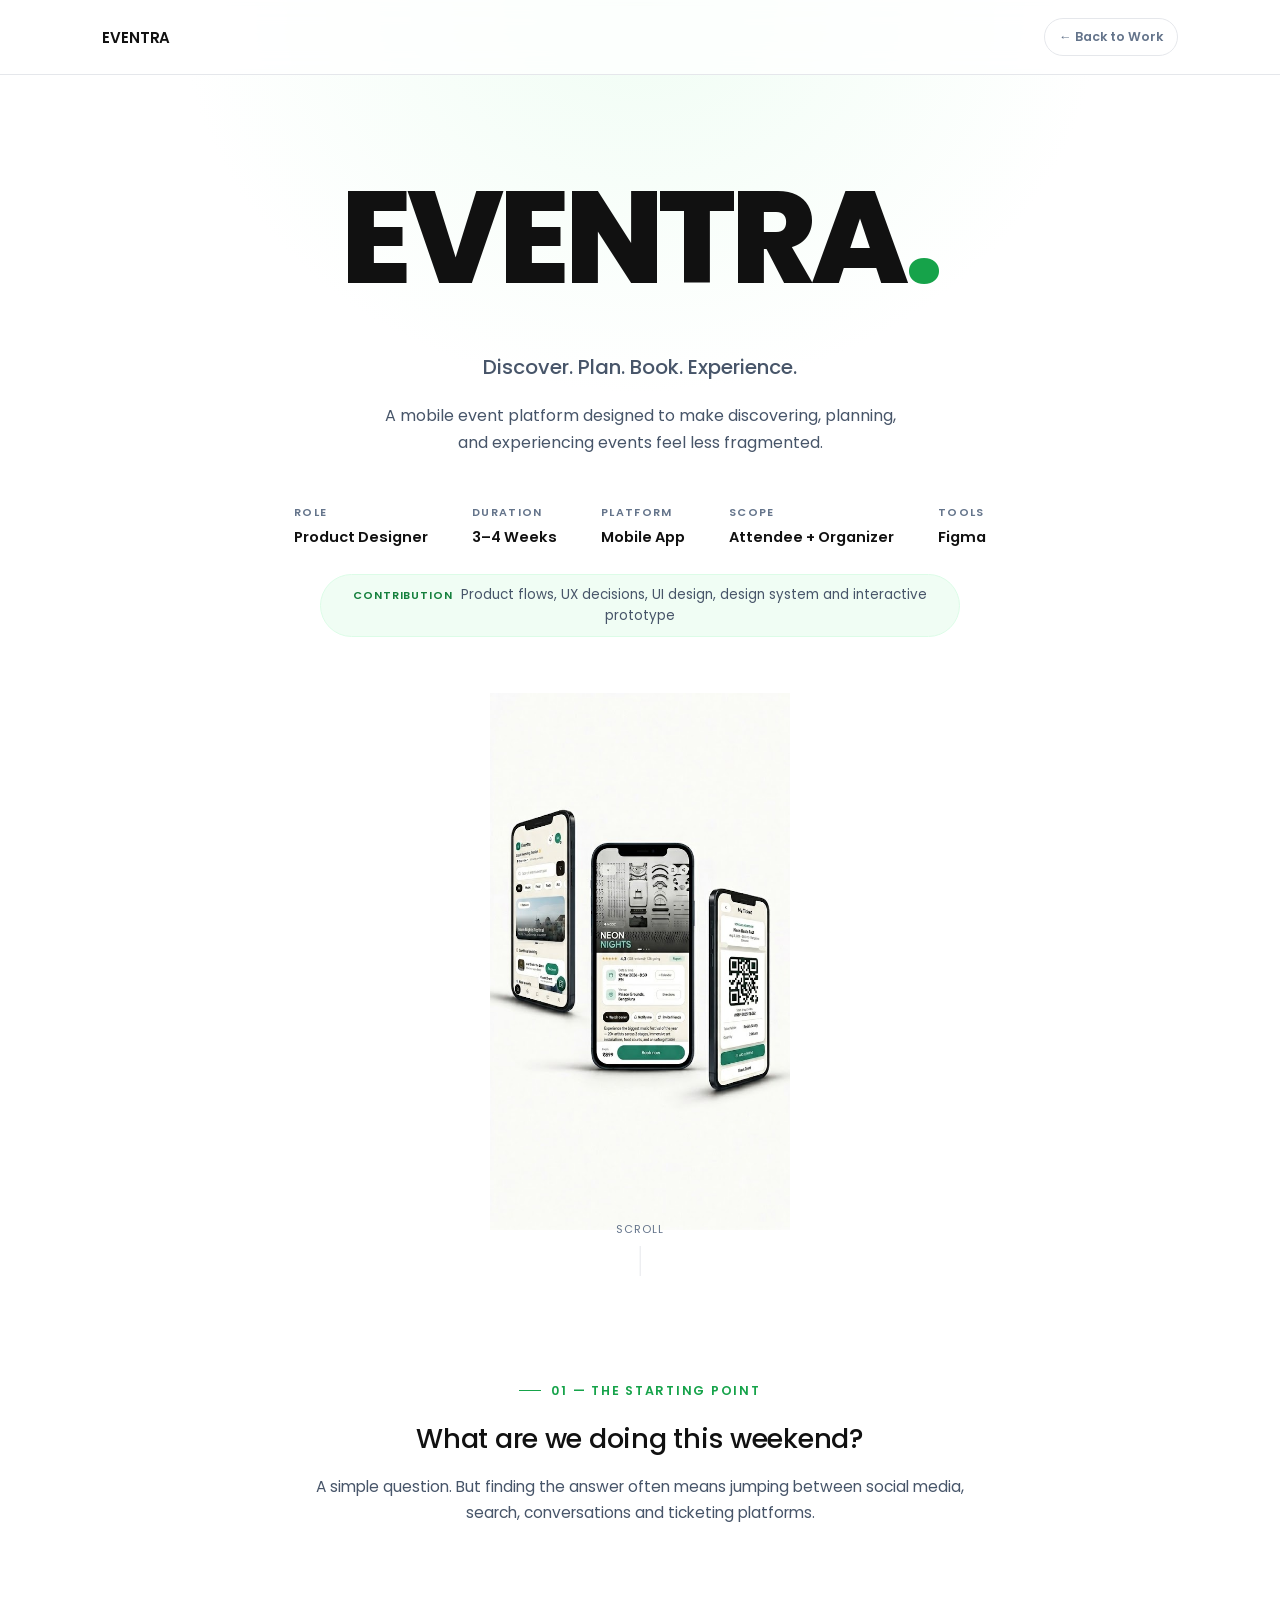
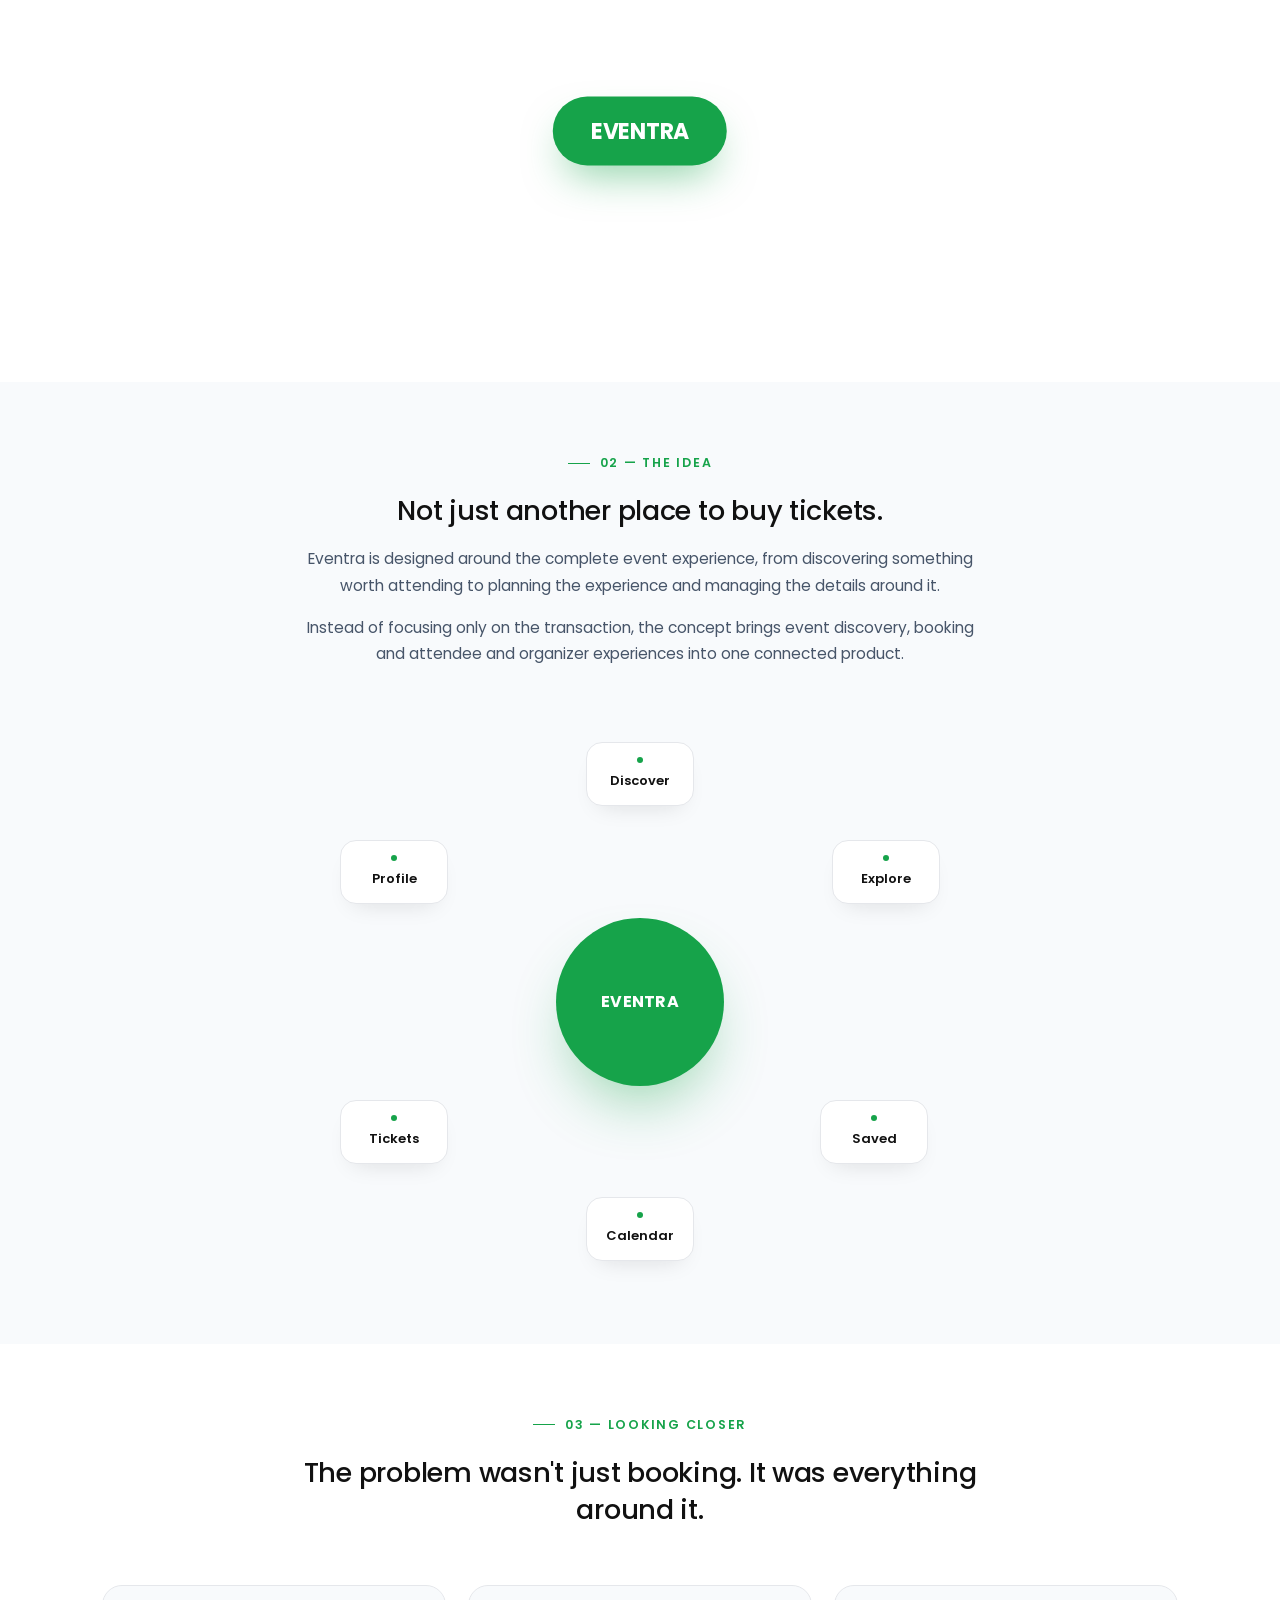
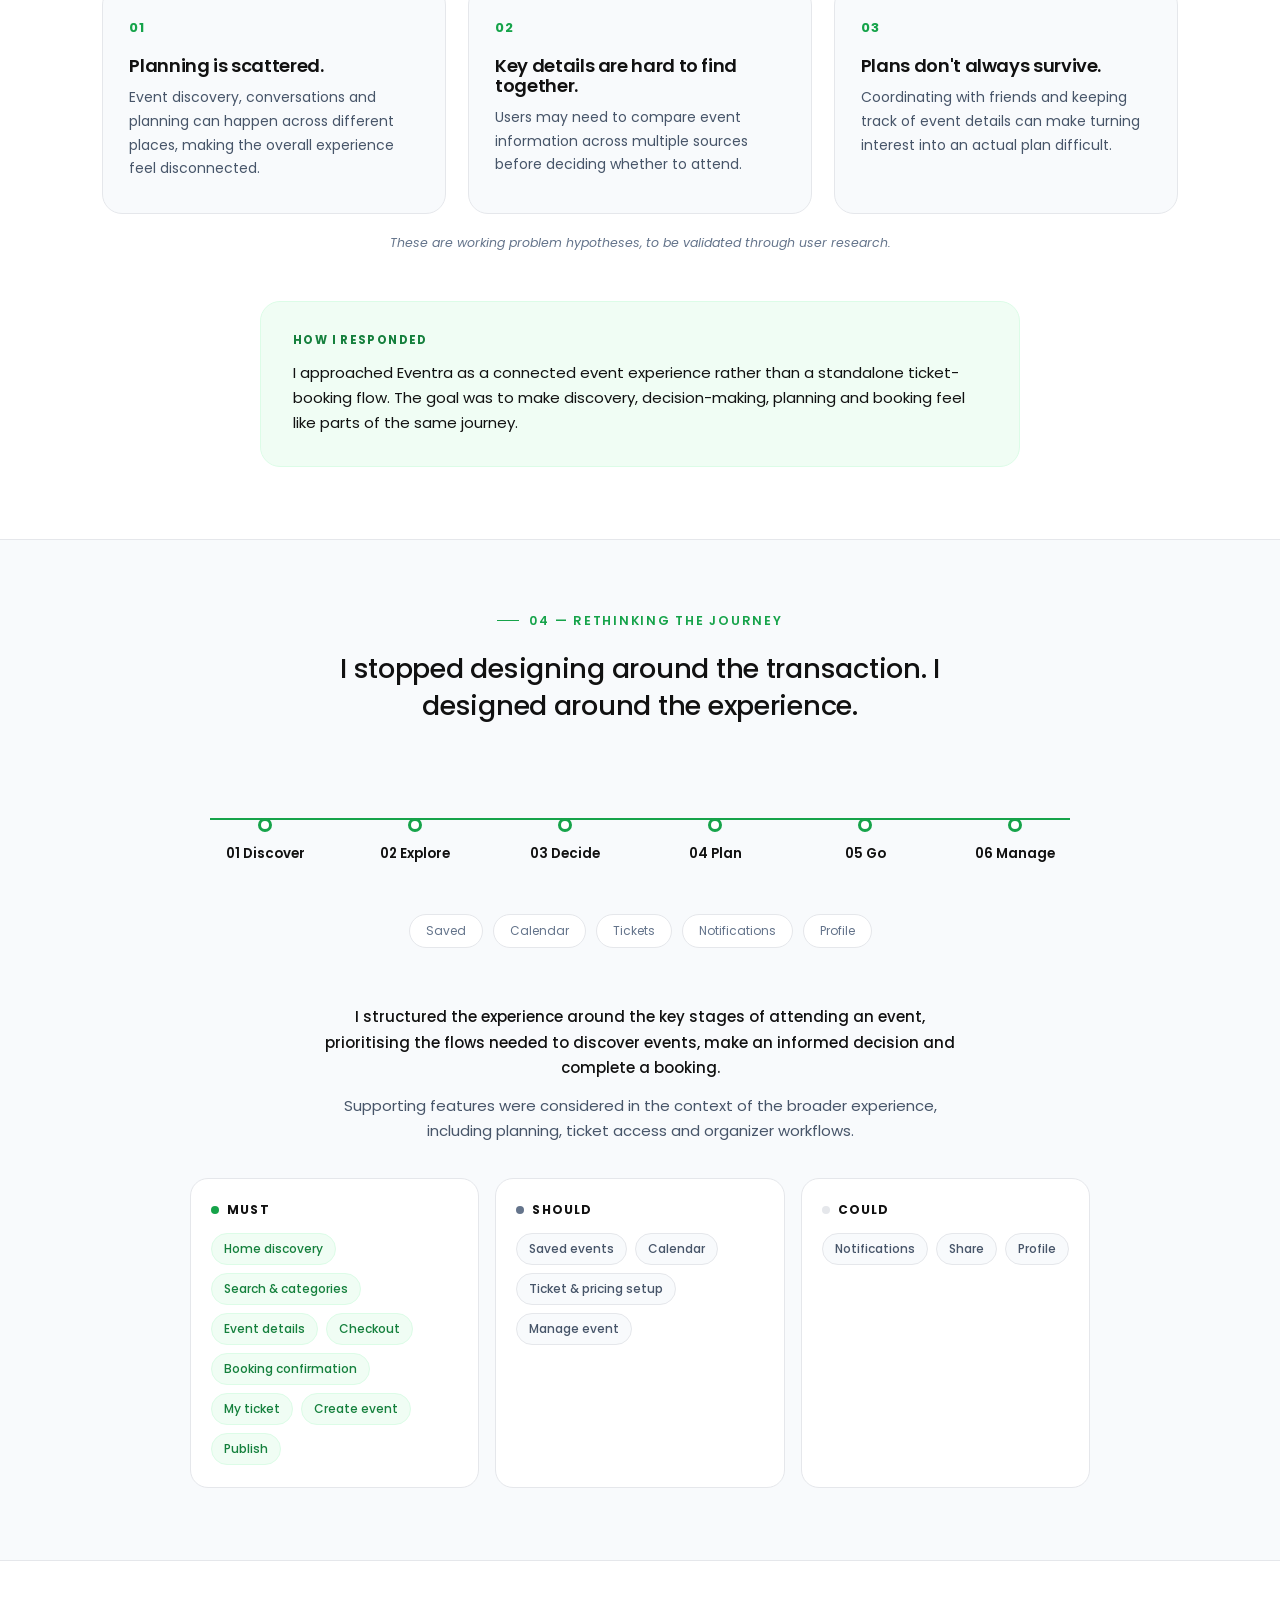
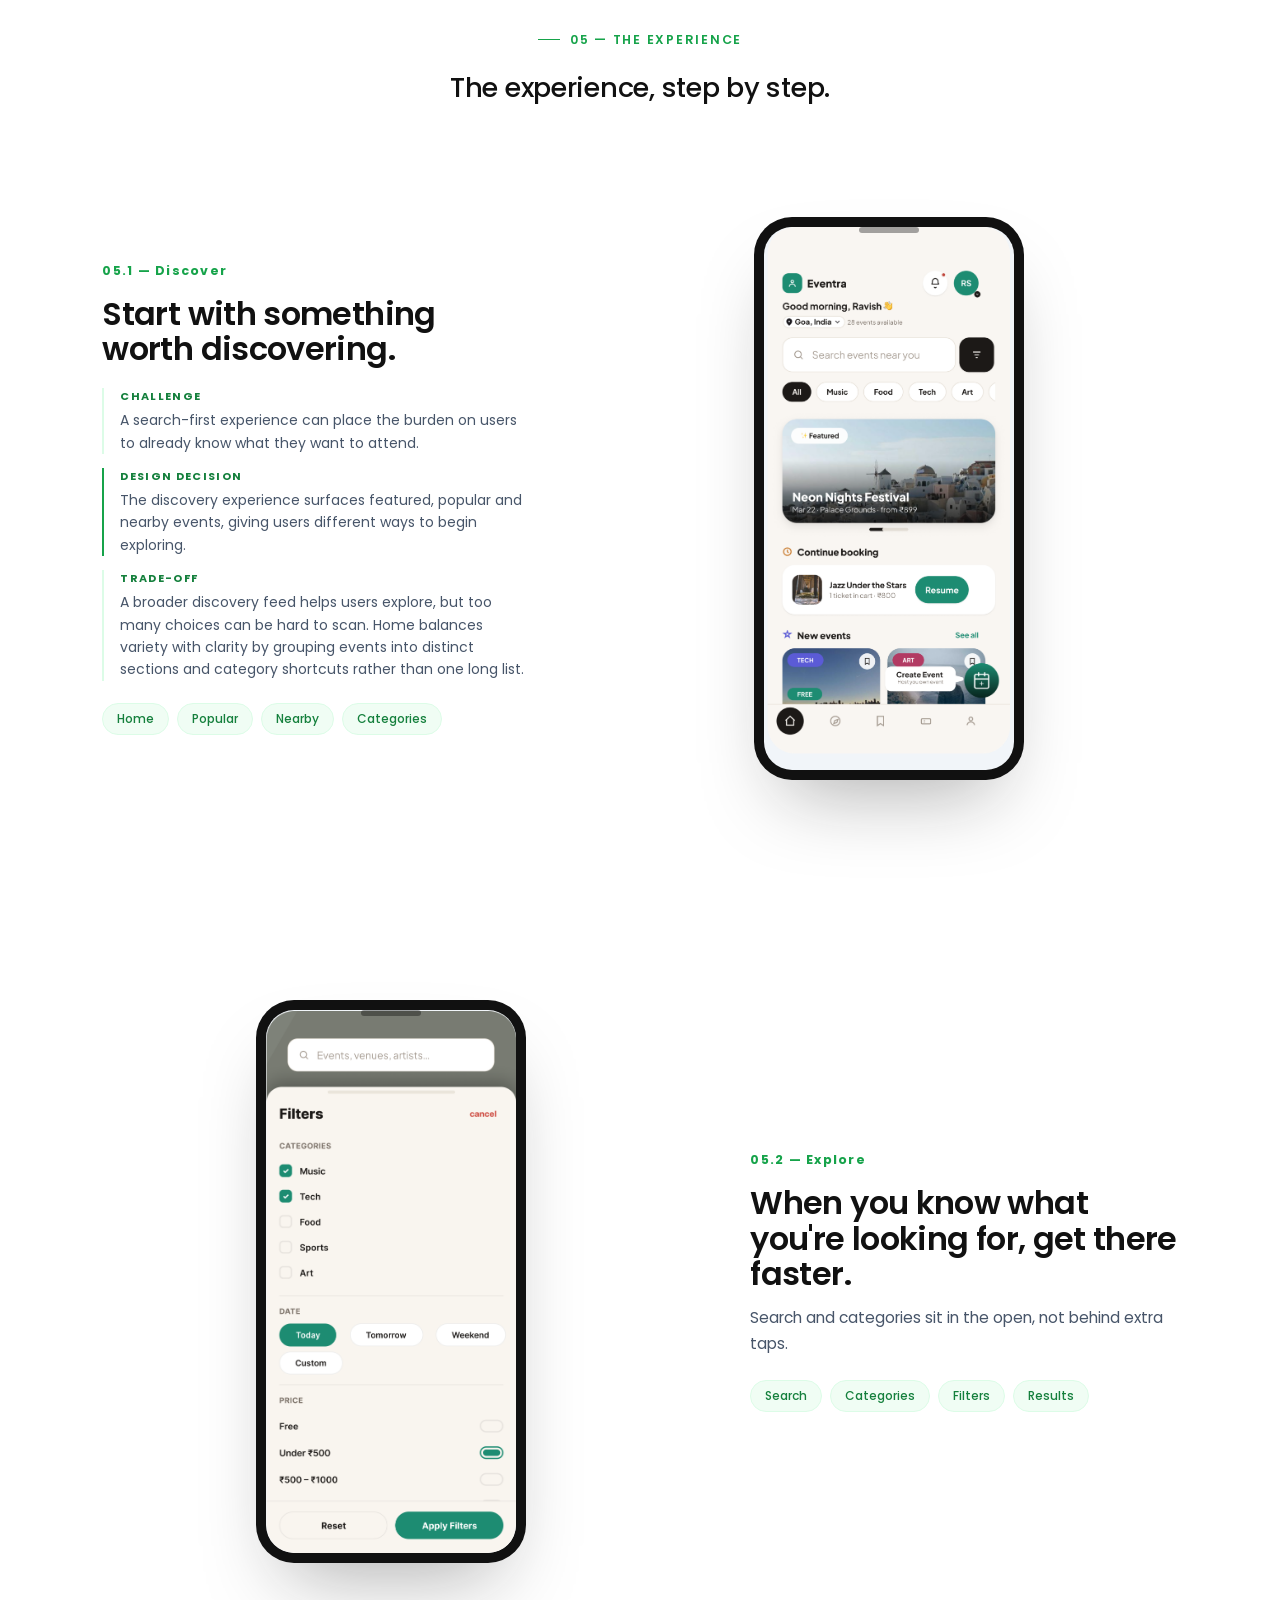
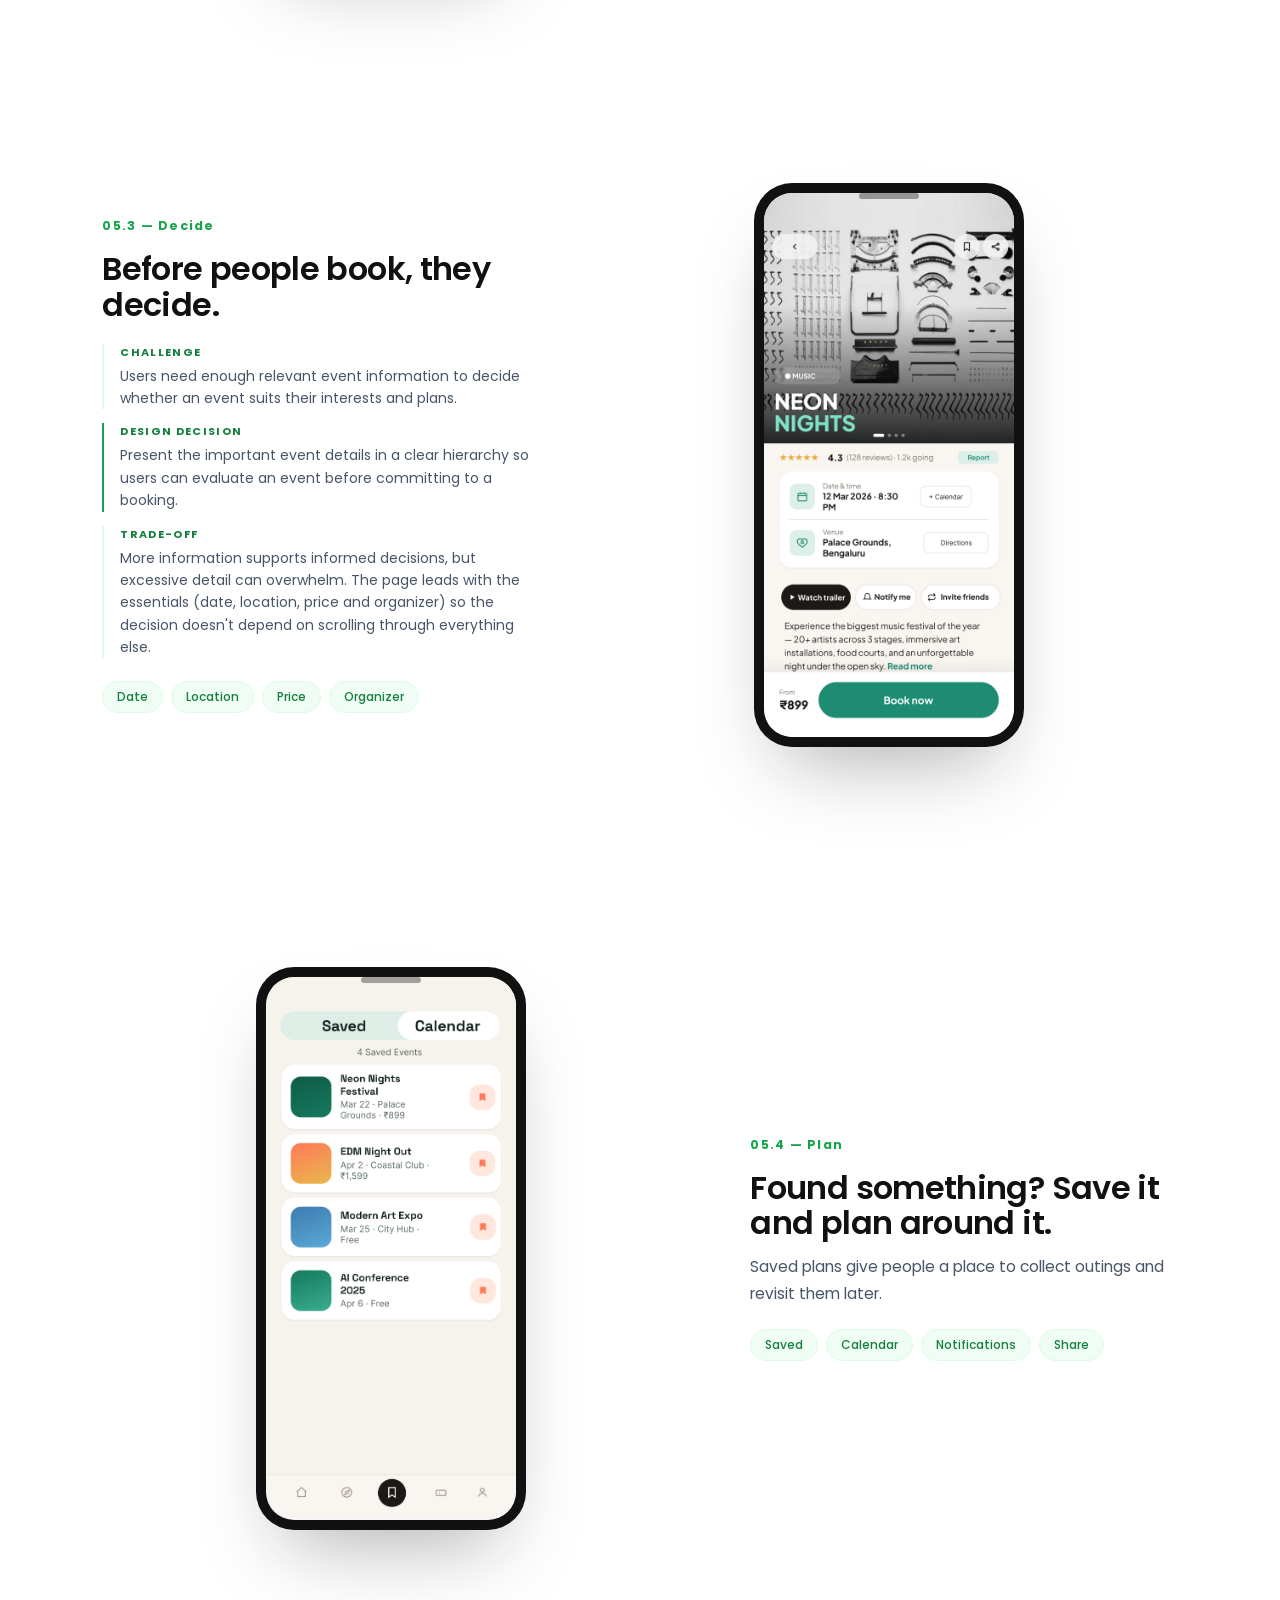
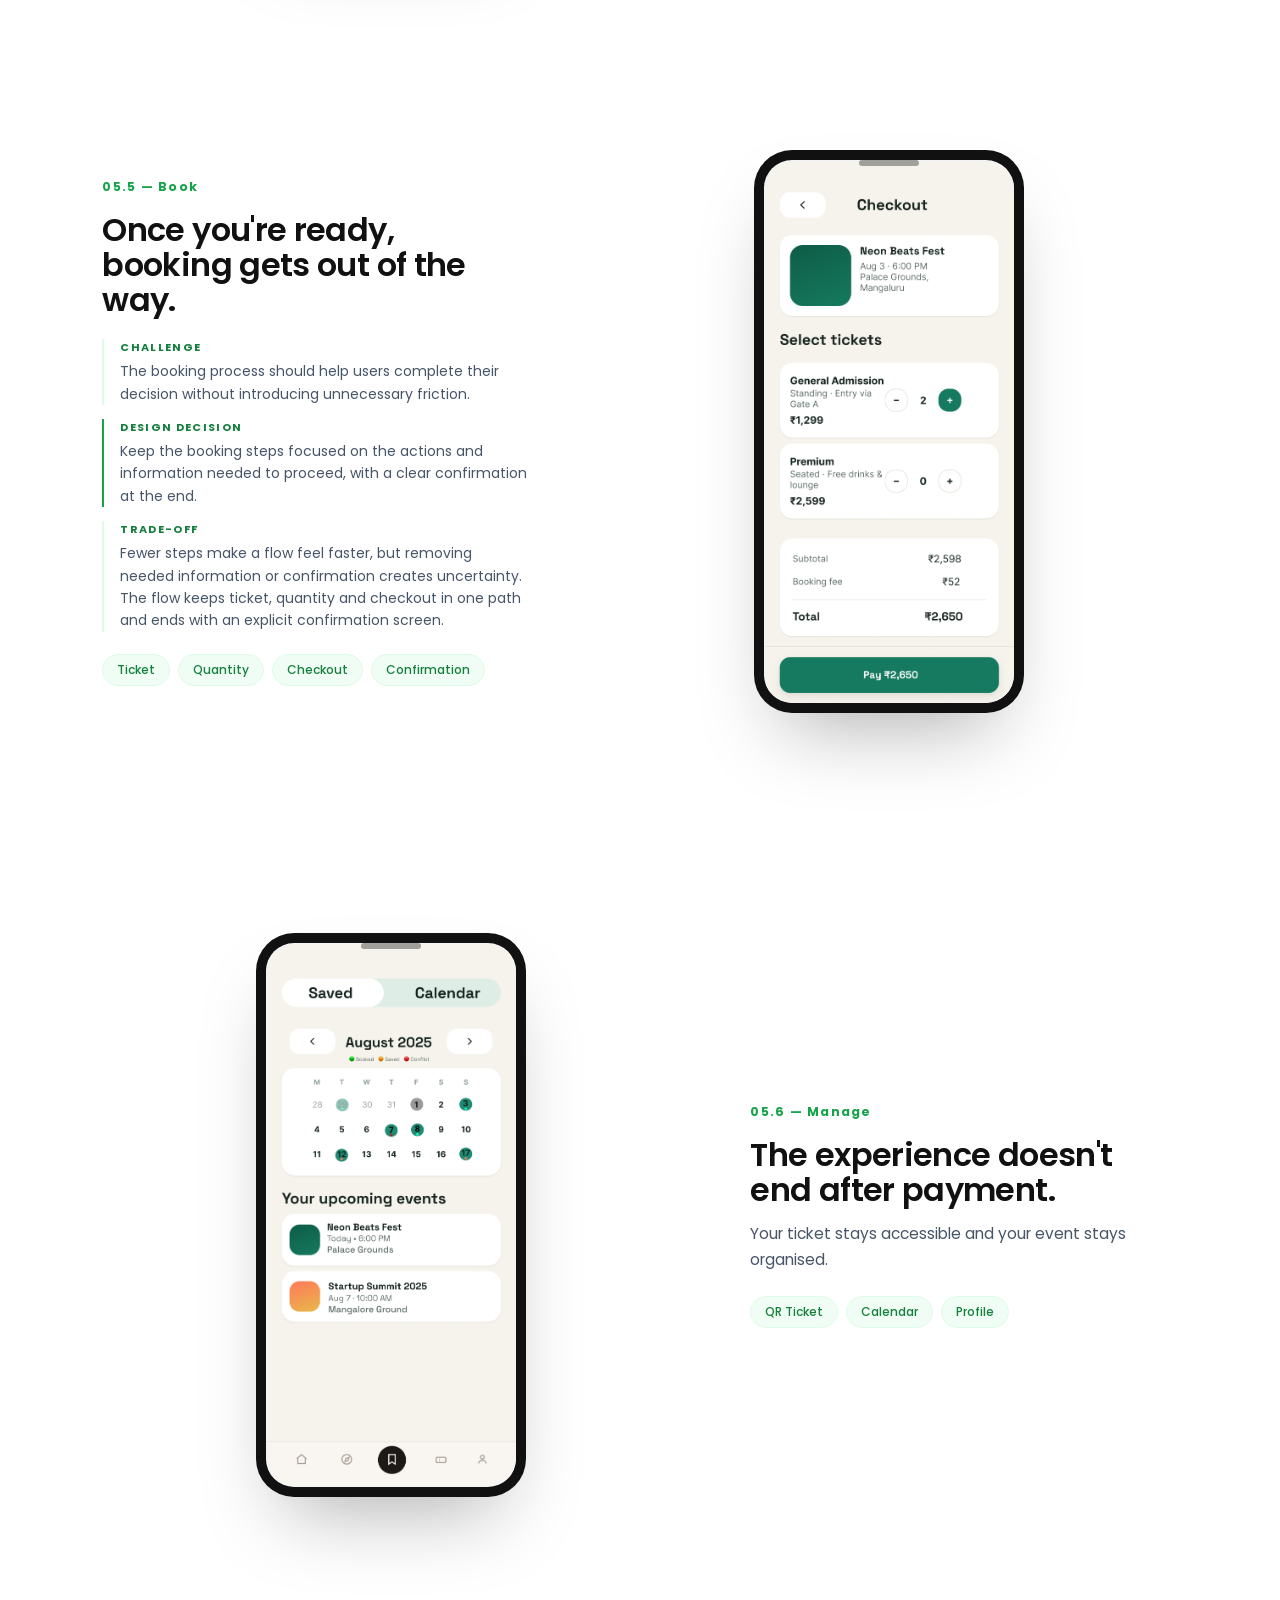
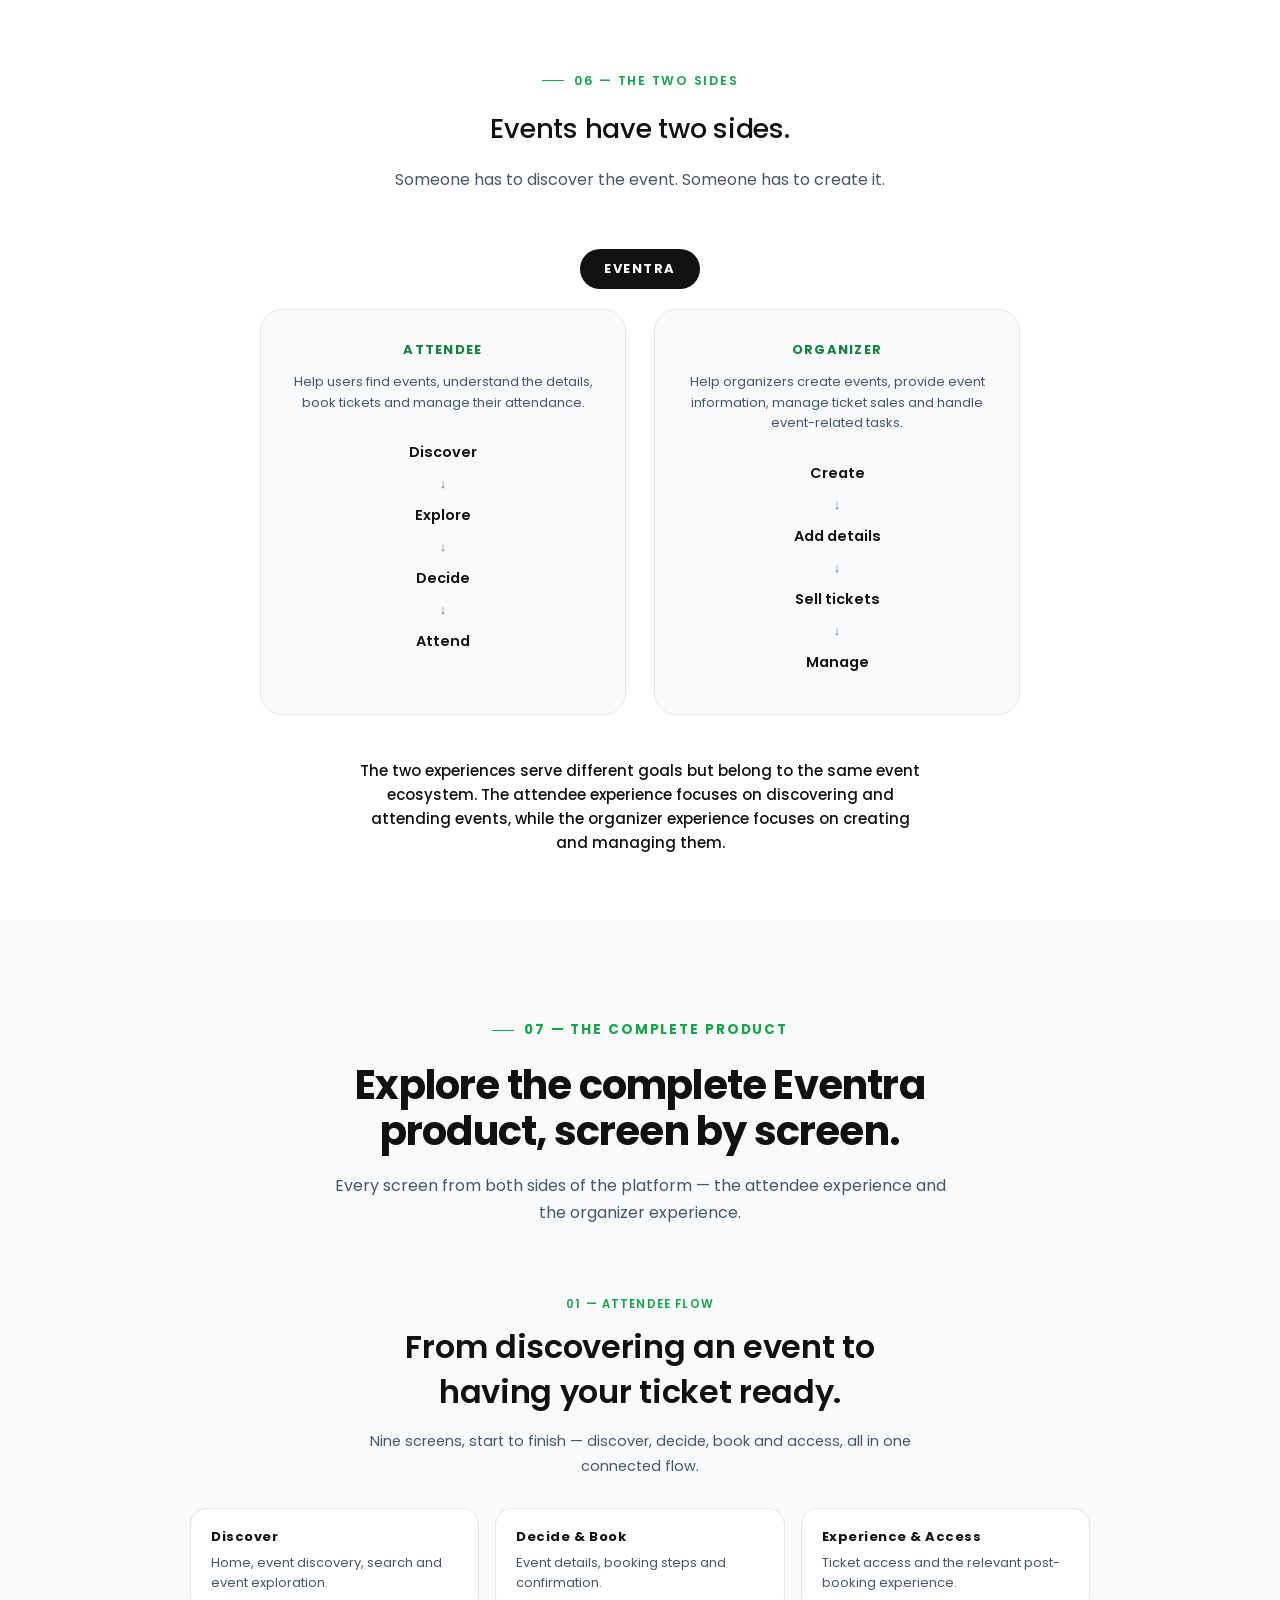
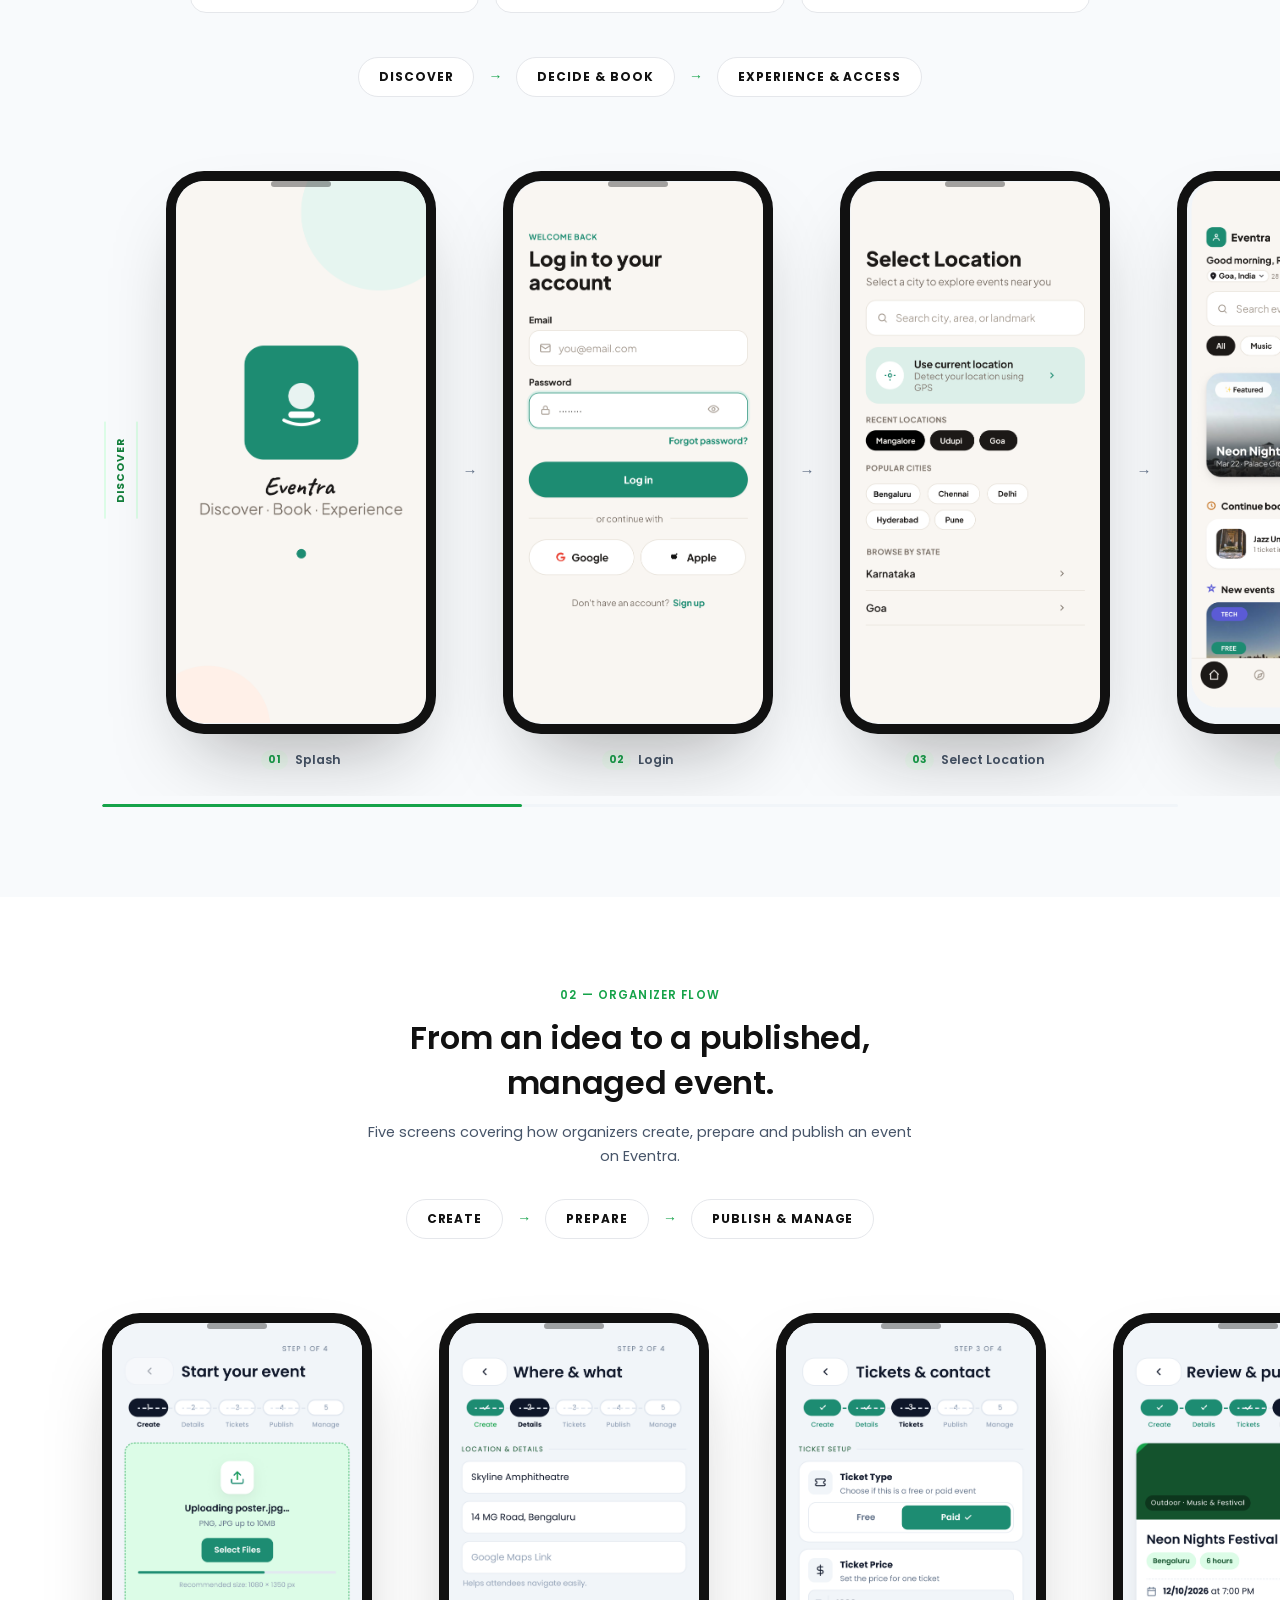
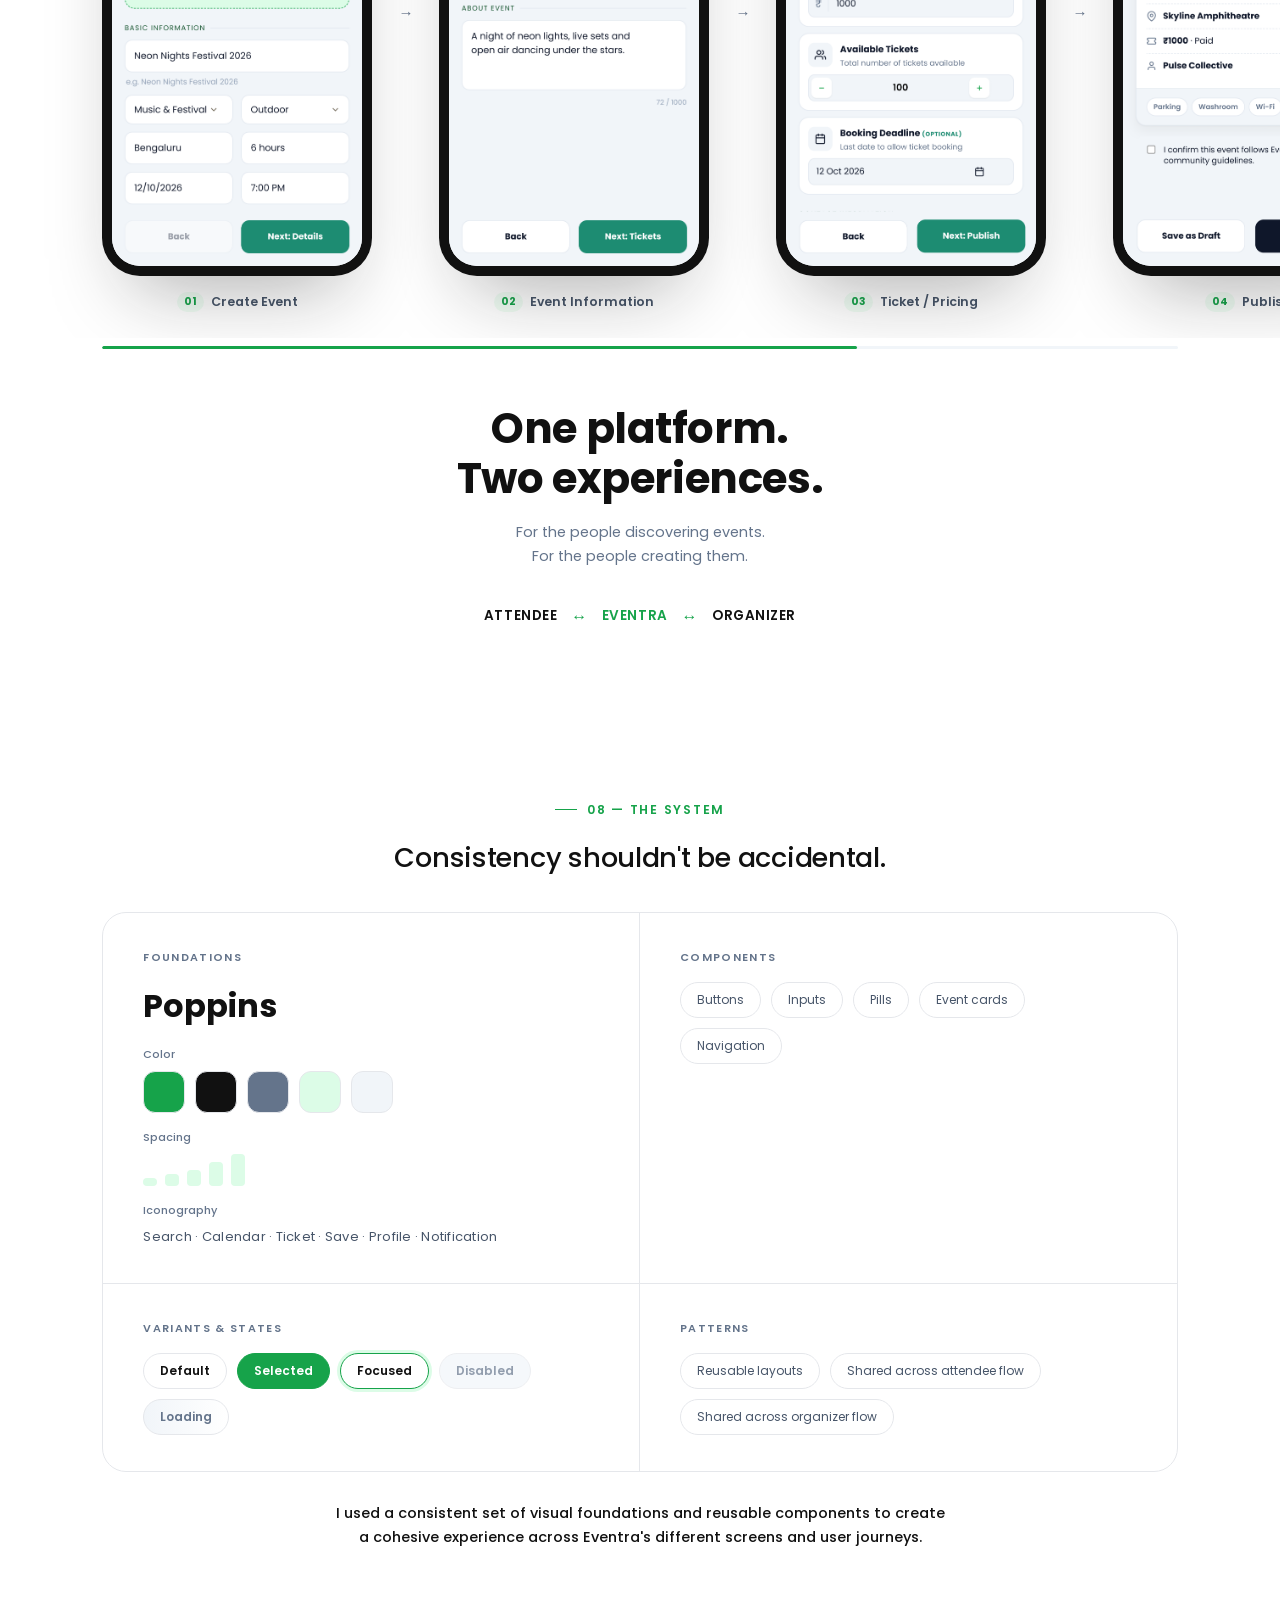
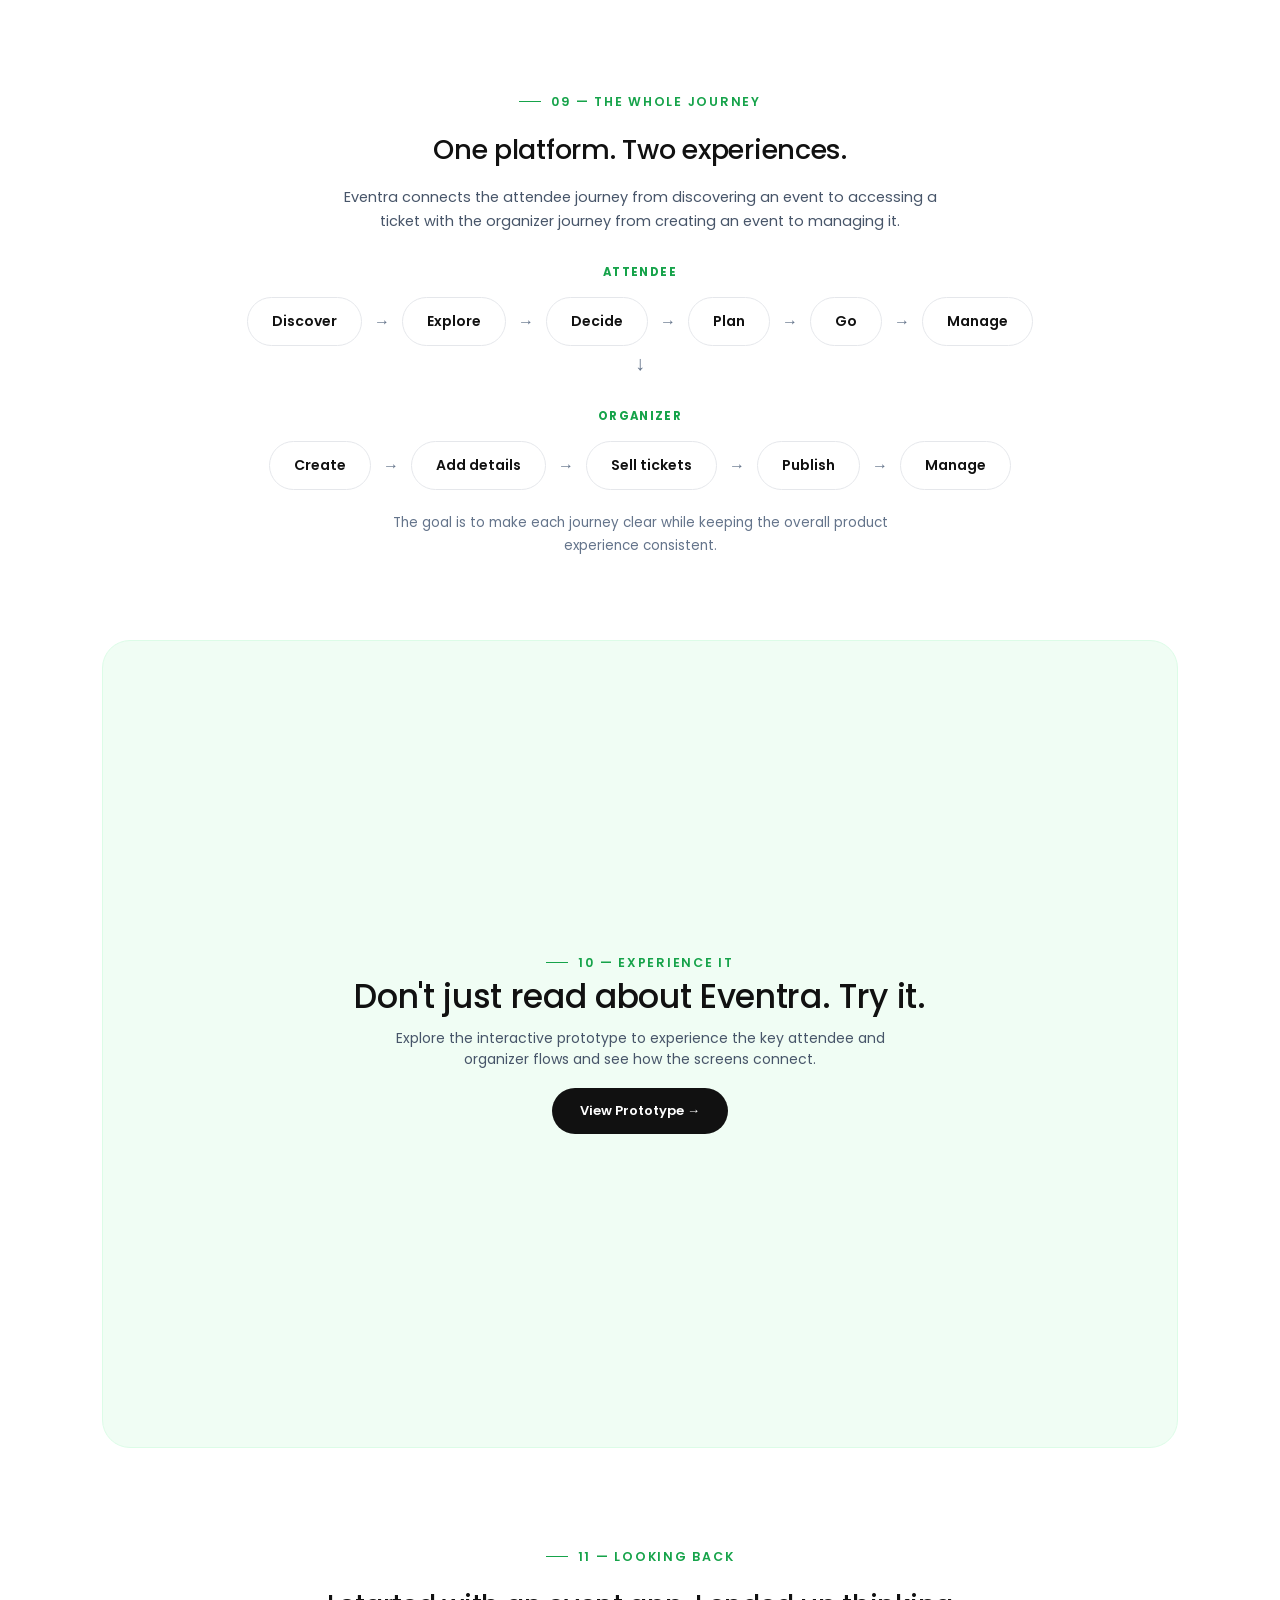
<file: eventra.html>
<!DOCTYPE html>
<html lang="en">
<head>
<meta charset="UTF-8">
<meta name="viewport" content="width=device-width, initial-scale=1.0">
<title>Eventra — Discover. Plan. Book. Experience.</title>
<link rel="preconnect" href="https://fonts.googleapis.com">
<link rel="preconnect" href="https://fonts.gstatic.com" crossorigin>
<link href="https://fonts.googleapis.com/css2?family=Poppins:wght@300;400;500;600;700;800&display=swap" rel="stylesheet">
<style>

/* ===================== TOKENS ===================== */
:root{
  --white:#FFFFFF;
  --slate-50:#F8FAFC;
  --slate-100:#F1F5F9;
  --ink:#111111;
  --slate-600:#475569;
  --slate-500:#64748B;
  --green-600:#16A34A;
  --green-700:#15803D;
  --green-100:#DCFCE7;
  --green-50:#F0FDF4;
  --border:#E5E7EB;

  --font: 'Poppins', sans-serif;
  --ease: cubic-bezier(.22,1,.36,1);
}

*{margin:0;padding:0;box-sizing:border-box;}
html{scroll-behavior:smooth;}
body{
  font-family:var(--font);
  color:var(--ink);
  background:var(--white);
  overflow-x:hidden;
  -webkit-font-smoothing:antialiased;
}
img{display:block;max-width:100%;}
a{color:inherit;text-decoration:none;}

@media (prefers-reduced-motion: reduce){
  *{animation-duration:0.001ms !important; animation-iteration-count:1 !important; transition-duration:0.001ms !important; scroll-behavior:auto !important;}
}

::selection{background:var(--green-100);color:var(--green-700);}

/* ===================== LAYOUT HELPERS ===================== */
.section{ position:relative; padding:72px 8vw; }
.section-tight{padding:70px 8vw;}
.section-narrow{max-width:680px;margin:0 auto;}
.eyebrow{
  font-weight:600; font-size:12.5px; letter-spacing:0.14em; text-transform:uppercase;
  color:var(--green-600); display:flex; align-items:center; gap:10px; margin-bottom:20px;
}
.eyebrow::before{content:''; width:22px;height:1px; background:var(--green-600); display:inline-block;}
h1,h2,h3{font-family:var(--font); line-height:1.1; letter-spacing:-0.02em; font-weight:600;}
p{line-height:1.7; color:var(--slate-600); font-weight:400;}
.lead{font-size:clamp(20px,2.3vw,27px); color:var(--ink); font-weight:500; line-height:1.4; letter-spacing:-0.01em;}

/* reveal on scroll */
.reveal{opacity:0; transform:translateY(26px); transition:opacity .9s var(--ease), transform .9s var(--ease);}
.reveal.in{opacity:1; transform:translateY(0);}
.reveal-scale{opacity:0; transform:scale(.95); transition:opacity 1s var(--ease), transform 1s var(--ease);}
.reveal-scale.in{opacity:1; transform:scale(1);}

/* ===================== REUSABLE IMAGE COMPONENTS ===================== */
.shot-phone{
  width:270px;
  border-radius:38px;
  background:var(--ink);
  padding:10px;
  box-shadow:0 40px 80px -30px rgba(17,17,17,0.35);
  position:relative;
}
.shot-phone .frame-inner{
  width:100%;
  aspect-ratio:392 / 852;
  border-radius:28px;
  overflow:hidden;
  background:var(--slate-100);
  position:relative;
}
.shot-phone .notch{
  position:absolute; top:10px; left:50%; transform:translateX(-50%);
  width:60px; height:6px; background:rgba(0,0,0,0.35); border-radius:10px; z-index:5;
}
.shot-phone img{width:100%; height:100%; object-fit:contain; background:var(--slate-100);}

.shot-panel{
  border-radius:18px; overflow:hidden; background:var(--slate-100);
  border:1px solid var(--border);
  box-shadow:0 20px 45px -25px rgba(17,17,17,0.2);
  position:relative;
}
.shot-panel img{width:100%; height:100%; object-fit:contain; background:var(--slate-100);}
.ar-portrait{aspect-ratio:3/4;}
.ar-square{aspect-ratio:1/1;}
.ar-wide{aspect-ratio:16/10;}
.ar-video{aspect-ratio:16/9;}

.shot-label{margin-top:14px; font-size:12px; color:var(--slate-500); text-align:center; font-weight:500;}
figure{margin:0;}

/* ===================== NAV ===================== */
.nav{
  position:fixed; top:0; left:0; right:0; z-index:100;
  display:flex; align-items:center; justify-content:space-between;
  padding:18px 8vw;
  background:rgba(255,255,255,0.75);
  backdrop-filter:blur(14px);
  -webkit-backdrop-filter:blur(14px);
  border-bottom:1px solid var(--border);
}
.nav-mark{font-weight:600; font-size:15px; letter-spacing:-0.01em; color:var(--ink);}
.back-work{display:inline-flex;align-items:center;gap:7px;padding:9px 14px;border:1px solid var(--border);border-radius:999px;font-weight:600;font-size:12.5px;color:var(--slate-500);background:rgba(255,255,255,.55);transition:transform .25s var(--ease),background .25s,color .25s,border-color .25s;}
.back-work:hover{transform:translateX(-3px);color:var(--green-700);border-color:var(--green-600);background:var(--white);}
.nav-progress{ position:fixed; top:0; left:0; height:2px; background:var(--green-600); z-index:101; width:0%; }

/* ===================== 00 HERO ===================== */
.hero{
  min-height:100vh;
  display:flex; flex-direction:column; align-items:center; justify-content:center;
  text-align:center;
  background: radial-gradient(ellipse 60% 50% at 50% 0%, var(--green-50) 0%, transparent 60%), var(--white);
  padding:140px 8vw 80px;
  position:relative; overflow:hidden;
}
.hero-word{ font-weight:800; font-size:clamp(48px, 11vw, 130px); letter-spacing:-0.04em; color:var(--ink); position:relative; z-index:2; }
.hero-word span{color:var(--green-600);}
.hero-tagline{ margin-top:16px; font-size:clamp(15px,2vw,20px); font-weight:500; color:var(--slate-600); z-index:2; }
.hero-desc{ margin-top:20px; max-width:520px; font-size:16px; z-index:2; }

/* compact metadata strip */
.hero-meta{
  display:grid; grid-template-columns:repeat(5, auto); gap:18px 44px; justify-content:center;
  margin-top:48px; z-index:2; max-width:900px;
}
.hero-meta > div{text-align:left;}
.hero-meta .k{font-size:11px; letter-spacing:0.12em; text-transform:uppercase; color:var(--slate-500); font-weight:600; margin-bottom:6px;}
.hero-meta .v{font-size:14.5px; font-weight:600; color:var(--ink);}
.hero-contrib{
  margin-top:26px; z-index:2; max-width:640px; font-size:13.5px; color:var(--slate-600);
  padding:10px 20px; border:1px solid var(--green-100); background:var(--green-50); border-radius:100px; line-height:1.5;
}
.hero-contrib b{color:var(--green-700); font-weight:600; letter-spacing:0.08em; text-transform:uppercase; font-size:11px; margin-right:8px;}

.hero-phones{
  width:min(100%, 300px);
  margin:56px auto 0;
  display:flex;
  justify-content:center;
  align-items:center;
  position:relative;
  z-index:2;
}
.hero-phones img{
  width:100%;
  height:auto;
  display:block;
  animation:heroFloat 6s ease-in-out infinite;
}
@keyframes heroFloat{0%,100%{transform:translateY(0);} 50%{transform:translateY(-10px);}}

.hero-confetti{position:absolute; inset:0; overflow:hidden; pointer-events:none; z-index:3;}
.hero-confetti span{
  position:absolute; bottom:-40px; border-radius:2px; opacity:0;
  background:var(--green-600); animation:confettiDrift linear infinite;
}
.hero-confetti span:nth-child(1){left:8%;  width:7px; height:7px; border-radius:50%; animation-duration:11s; animation-delay:0s;}
.hero-confetti span:nth-child(2){left:22%; width:6px; height:10px; animation-duration:13s; animation-delay:1.5s; background:var(--ink);}
.hero-confetti span:nth-child(3){left:38%; width:8px; height:8px; border-radius:50%; animation-duration:9s;  animation-delay:3s;}
.hero-confetti span:nth-child(4){left:55%; width:6px; height:6px; border-radius:50%; animation-duration:14s; animation-delay:.8s;}
.hero-confetti span:nth-child(5){left:70%; width:7px; height:11px; animation-duration:10s; animation-delay:2.4s; background:var(--ink);}
.hero-confetti span:nth-child(6){left:85%; width:8px; height:8px; border-radius:50%; animation-duration:12s; animation-delay:4.2s;}
.hero-confetti span:nth-child(7){left:93%; width:6px; height:9px; animation-duration:15s; animation-delay:1.1s; background:var(--ink);}
@keyframes confettiDrift{
  0%{ transform:translateY(0) rotate(0deg); opacity:0; }
  8%{ opacity:.22; }
  85%{ opacity:.12; }
  100%{ transform:translateY(-92vh) rotate(220deg); opacity:0; }
}

@media (max-width:700px){
  .hero-phones{ width:100%; margin:40px auto 0; padding:0 4vw; }
  .hero-meta{ grid-template-columns:repeat(2, auto); gap:18px 36px; }
  .hero-contrib{ border-radius:18px; }
}

.scroll-ind{
  position:absolute; bottom:34px; left:50%; transform:translateX(-50%);
  display:flex; flex-direction:column; align-items:center; gap:8px;
  color:var(--slate-500); font-size:11px; letter-spacing:0.1em; text-transform:uppercase; z-index:2;
}
.scroll-ind .line{width:1px; height:30px; background:var(--border); position:relative; overflow:hidden;}
.scroll-ind .line::after{
  content:''; position:absolute; top:-100%; left:0; width:100%; height:100%;
  background:var(--green-600); animation:scrollDrop 1.8s ease-in-out infinite;
}
@keyframes scrollDrop{0%{top:-100%;} 60%{top:100%;} 100%{top:100%;}}

/* ===================== 01 STARTING POINT ===================== */
.chaos-wrap{ position:relative; height:320px; max-width:820px; margin:64px auto 0; }
.chaos-item{
  position:absolute; font-weight:600; font-size:15px; padding:12px 20px; border-radius:100px;
  border:1px solid var(--border); background:var(--white); color:var(--slate-600);
  box-shadow:0 10px 30px -15px rgba(17,17,17,0.12); opacity:0; transition:all 1.1s var(--ease);
}
.chaos-item.in{opacity:1;}
.chaos-item:nth-child(1){top:0%; left:6%;}
.chaos-item:nth-child(2){top:8%; left:60%;}
.chaos-item:nth-child(3){top:42%; left:0%;}
.chaos-item:nth-child(4){top:50%; left:66%;}
.chaos-item:nth-child(5){top:80%; left:30%;}
.chaos-wrap.settled .chaos-item{ top:44% !important; left:50% !important; transform:translate(-50%,-50%); opacity:0; }
.eventra-pill{
  position:absolute; top:44%; left:50%; transform:translate(-50%,-50%) scale(.7);
  font-weight:700; font-size:22px; color:#fff; background:var(--green-600);
  padding:18px 38px; border-radius:100px; opacity:0; transition:all 1s var(--ease) .3s;
  letter-spacing:-0.01em; box-shadow:0 20px 40px -12px rgba(22,163,74,0.5);
}
.eventra-pill.in{opacity:1; transform:translate(-50%,-50%) scale(1);}

.burst-particles{position:absolute; top:44%; left:50%; width:0; height:0; pointer-events:none;}
.burst-particles span{position:absolute; top:0; left:0; width:6px; height:6px; border-radius:50%; opacity:0; background:var(--green-600);}
.burst-particles span:nth-child(2n){background:var(--ink);}
.burst-particles.burst span{animation:burstPop .9s var(--ease) forwards;}
.burst-particles span:nth-child(1){ --tx:-70px; --ty:-46px; animation-delay:.05s; }
.burst-particles span:nth-child(2){ --tx:64px;  --ty:-52px; animation-delay:.1s; }
.burst-particles span:nth-child(3){ --tx:-84px; --ty:14px;  animation-delay:0s;  }
.burst-particles span:nth-child(4){ --tx:82px;  --ty:20px;  animation-delay:.12s;}
.burst-particles span:nth-child(5){ --tx:-40px; --ty:58px;  animation-delay:.08s;}
.burst-particles span:nth-child(6){ --tx:44px;  --ty:60px;  animation-delay:.04s;}
.burst-particles span:nth-child(7){ --tx:0px;   --ty:-70px; animation-delay:.14s;}
.burst-particles span:nth-child(8){ --tx:6px;   --ty:74px;  animation-delay:.02s;}
@keyframes burstPop{
  0%{ opacity:0; transform:translate(-50%,-50%) scale(.3); }
  30%{ opacity:.9; }
  100%{ opacity:0; transform:translate(calc(-50% + var(--tx)), calc(-50% + var(--ty))) scale(1); }
}

/* ===================== 02 THE IDEA — orbit ===================== */
.orbit-wrap{ position:relative; width:100%; max-width:600px; height:540px; margin:64px auto 0; }
.orbit-center{
  position:absolute; top:50%; left:50%; transform:translate(-50%,-50%);
  width:168px; height:168px; border-radius:50%; background:var(--green-600);
  box-shadow:0 30px 60px -18px rgba(22,163,74,0.45); display:flex; align-items:center; justify-content:center; z-index:3;
  animation:orbitPulse 3.2s ease-in-out infinite;
}
@keyframes orbitPulse{
  0%,100%{ box-shadow:0 30px 60px -18px rgba(22,163,74,0.45); }
  50%{ box-shadow:0 30px 70px -12px rgba(22,163,74,0.65); }
}
.orbit-center::before{
  content:'EVENTRA'; color:#fff; font-weight:700; letter-spacing:0.02em; font-size:16px; text-align:center;
}
.orbit-node{
  position:absolute; width:108px; padding:14px 10px; text-align:center; background:var(--white);
  border:1px solid var(--border); border-radius:16px; font-weight:600; font-size:13px; color:var(--ink);
  box-shadow:0 12px 24px -14px rgba(17,17,17,0.15); opacity:0; transform:scale(.6); transition:all .8s var(--ease);
}
.orbit-node.in{opacity:1; transform:scale(1);}
.orbit-node .dot{width:6px; height:6px; border-radius:50%; background:var(--green-600); margin:0 auto 8px; animation:orbitDotPulse 2.4s ease-in-out infinite;}
@keyframes orbitDotPulse{
  0%,100%{ transform:scale(1); opacity:1; }
  50%{ transform:scale(1.5); opacity:.55; }
}
.orbit-node:nth-child(2){top:2%; left:50%; transform:translateX(-50%) scale(.6);}
.orbit-node:nth-child(2).in{transform:translateX(-50%) scale(1);}
.orbit-node:nth-child(3){top:20%; right:0%;}
.orbit-node:nth-child(4){bottom:20%; right:2%;}
.orbit-node:nth-child(5){bottom:2%; left:50%; transform:translateX(-50%) scale(.6);}
.orbit-node:nth-child(5).in{transform:translateX(-50%) scale(1);}
.orbit-node:nth-child(6){bottom:20%; left:0%;}
.orbit-node:nth-child(7){top:20%; left:0%;}

.idea-body{ margin-top:16px; font-size:15.5px; }

/* ===================== 03 INSIGHT CARDS ===================== */
.insight-grid{ display:grid; grid-template-columns:repeat(3,1fr); gap:22px; margin-top:56px; }
.insight-card{ padding:32px 26px; border:1px solid var(--border); border-radius:20px; background:var(--slate-50); }
.insight-card .num{ font-weight:700; font-size:13px; color:var(--green-600); letter-spacing:0.06em; margin-bottom:18px; display:block; }
.insight-card h3{font-size:18px; margin-bottom:10px; font-weight:600;}
.insight-card p{font-size:14px;}
.hypo-note{ text-align:center; margin-top:18px; font-size:12.5px; color:var(--slate-500); font-style:italic; }

.resp-box{
  max-width:760px; margin:48px auto 0; padding:30px 32px; border-radius:20px;
  background:var(--green-50); border:1px solid var(--green-100);
}
.resp-box .resp-label{ font-weight:700; font-size:11.5px; letter-spacing:0.12em; text-transform:uppercase; color:var(--green-700); margin-bottom:12px; }
.resp-box p{ font-size:15px; color:var(--ink); line-height:1.65; }

/* research strip — uncomment the block in the HTML once real research exists */
.research-strip{ max-width:900px; margin:28px auto 0; display:grid; grid-template-columns:repeat(3,1fr); gap:16px; }
.research-strip > div{ border:1px solid var(--border); border-radius:16px; padding:18px 20px; background:var(--white); }
.research-strip .k{ font-size:11px; letter-spacing:0.12em; text-transform:uppercase; color:var(--slate-500); font-weight:600; margin-bottom:6px; }
.research-strip .v{ font-size:14px; font-weight:600; color:var(--ink); line-height:1.45; }

/* ===================== 04 JOURNEY PATH ===================== */
.journey-section{background:var(--slate-50); border-top:1px solid var(--border); border-bottom:1px solid var(--border);}
.journey-path{ max-width:900px; margin:64px auto 0; position:relative; }
.journey-svg-line{ stroke:var(--green-600); stroke-width:2; fill:none; stroke-dasharray:1000; stroke-dashoffset:1000; transition:stroke-dashoffset 1.6s var(--ease); }
.journey-svg-line.in{stroke-dashoffset:0;}
.journey-marker{
  position:absolute; top:17px; width:26px; height:26px; margin-left:-13px;
  display:flex; align-items:center; justify-content:center; font-size:13px;
  background:var(--green-600); color:#fff; border-radius:50%;
  box-shadow:0 8px 18px -6px rgba(22,163,74,0.5);
  opacity:0; left:0%; transition:left 1.8s var(--ease), opacity .5s var(--ease); z-index:2;
}
.journey-marker.in{opacity:1;}
.journey-stages{ display:flex; justify-content:space-between; margin-top:-38px; flex-wrap:wrap; gap:20px 0; }
.journey-stage{ flex:1; min-width:100px; text-align:center; opacity:0; transform:translateY(14px); transition:all .7s var(--ease); }
.journey-stage.in{opacity:1; transform:translateY(0);}
.journey-stage .stage-dot{ width:14px; height:14px; border-radius:50%; background:var(--white); border:3px solid var(--green-600); margin:0 auto 12px; }
.journey-stage .stage-name{font-weight:600; font-size:13.5px;}
.journey-sub{ display:flex; justify-content:center; flex-wrap:wrap; gap:10px; margin-top:50px; }
.journey-sub span{ font-size:12px; color:var(--slate-500); border:1px solid var(--border); padding:7px 16px; border-radius:100px; background:var(--white); }

.prio-text{ max-width:640px; margin:56px auto 0; text-align:center; }
.prio-text p{ font-size:15px; margin-top:12px; }
.prio-text p:first-child{ margin-top:0; color:var(--ink); font-weight:500; }

.prio-grid{ max-width:900px; margin:34px auto 0; display:grid; grid-template-columns:repeat(3,1fr); gap:16px; }
.prio-col{ border:1px solid var(--border); border-radius:18px; padding:22px 20px; background:var(--white); }
.prio-col-title{ display:flex; align-items:center; gap:8px; font-weight:700; font-size:12px; letter-spacing:0.1em; text-transform:uppercase; margin-bottom:14px; color:var(--ink); }
.prio-col-title i{ width:8px; height:8px; border-radius:50%; display:inline-block; background:var(--green-600); }
.prio-col.should .prio-col-title i{ background:var(--slate-500); }
.prio-col.could .prio-col-title i{ background:var(--border); }
.prio-chips{ display:flex; flex-wrap:wrap; gap:8px; }
.prio-chips span{ font-size:12px; font-weight:500; padding:6px 12px; border-radius:100px; border:1px solid var(--border); color:var(--slate-600); background:var(--slate-50); }
.prio-col.must .prio-chips span{ color:var(--green-700); background:var(--green-50); border-color:var(--green-100); }

/* ===================== 05 EXPERIENCE — chapter pattern ===================== */
.chapter{ padding:110px 8vw; display:grid; grid-template-columns:0.85fr 1.15fr; gap:70px; align-items:center; }
.chapter.reverse{grid-template-columns:1.15fr 0.85fr;}
.chapter.reverse .chapter-text{order:2;}
.chapter.reverse .chapter-visual{order:1;}
.chapter-index{ font-weight:700; font-size:12.5px; color:var(--green-600); letter-spacing:0.1em; margin-bottom:16px; }
.chapter-text h3{font-size:clamp(24px,2.8vw,32px); margin-bottom:14px; font-weight:600;}
.chapter-text p{font-size:15.5px; max-width:440px;}
.chapter-tags{display:flex; flex-wrap:wrap; gap:8px; margin-top:22px;}
.chapter-tags span{
  font-size:12px; font-weight:500; color:var(--green-700); background:var(--green-50);
  border:1px solid var(--green-100); padding:6px 14px; border-radius:100px;
}
.chapter-visual{display:flex; justify-content:center; gap:16px;}

/* challenge / decision / trade-off blocks */
.dblocks{ margin-top:22px; display:flex; flex-direction:column; gap:14px; max-width:460px; }
.dblock{ padding-left:16px; border-left:2px solid var(--green-100); }
.dblock.decision{ border-left-color:var(--green-600); }
.dblock-k{ font-size:11px; font-weight:700; letter-spacing:0.12em; text-transform:uppercase; color:var(--green-700); margin-bottom:4px; }
.dblock p{ font-size:14px; line-height:1.6; max-width:none; }

/* ===================== 06 THE TWO SIDES ===================== */
.dual-flow{ display:flex; flex-direction:column; align-items:center; gap:20px; margin-top:56px; }
.dual-badge{ font-weight:700; font-size:13px; letter-spacing:0.12em; text-transform:uppercase; color:#fff; background:var(--ink); padding:10px 24px; border-radius:100px; animation:badgePulse 2.6s ease-in-out infinite; }
@keyframes badgePulse{
  0%,100%{ box-shadow:0 0 0 0 rgba(17,17,17,0.16); }
  50%{ box-shadow:0 0 0 10px rgba(17,17,17,0); }
}
.dual-cols{ display:grid; grid-template-columns:1fr 1fr; gap:28px; width:100%; max-width:760px; }
.dual-col{ border:1px solid var(--border); border-radius:22px; padding:30px 24px; background:var(--slate-50); }
.dual-col-title{ font-weight:700; font-size:13px; letter-spacing:0.1em; text-transform:uppercase; color:var(--green-700); margin-bottom:12px; text-align:center; }
.dual-col-desc{ font-size:13px; line-height:1.6; text-align:center; margin-bottom:18px; color:var(--slate-600); }
.dual-step{ display:flex; flex-direction:column; align-items:center; }
.dual-step span{ font-weight:600; font-size:14.5px; padding:11px 0; width:100%; text-align:center; color:var(--ink); }
.dual-step .dual-step-arrow{ color:var(--slate-500); font-size:13px; font-weight:400; padding:0; }
.dual-close{ text-align:center; font-size:15px; color:var(--ink); font-weight:500; max-width:560px; margin:44px auto 0; line-height:1.6; }

/* ===================== 07 THE COMPLETE PRODUCT — full showcase ===================== */
.showcase-section{ position:relative; }
.showcase-section--attendee{ padding:100px 8vw 90px; }
.showcase-section--organizer{ padding:90px 8vw 100px; }

.showcase-intro{ text-align:center; max-width:640px; margin:0 auto 70px; }
.showcase-intro .eyebrow{ font-weight:700; font-size:13.5px; margin-bottom:22px; }
.showcase-intro .lead{ margin-top:18px; font-size:clamp(34px,4vw,40px); font-weight:700; line-height:1.15; letter-spacing:-0.02em; }
.showcase-intro p{ margin-top:18px; }

.showcase-sub-head{ text-align:center; max-width:560px; margin:0 auto 30px; }
.showcase-sub-eyebrow{ font-weight:600; font-size:11.5px; letter-spacing:0.1em; text-transform:uppercase; color:var(--green-600); margin-bottom:12px; }
.showcase-sub-head p{ margin-top:14px; font-size:14.5px; }

.showcase-stagebar{ display:flex; align-items:center; justify-content:center; gap:14px; flex-wrap:wrap; margin-bottom:44px; }
.showcase-stagebar .stage-chip{ font-weight:700; font-size:12px; letter-spacing:0.08em; text-transform:uppercase; color:var(--ink); background:var(--white); border:1px solid var(--border); padding:10px 20px; border-radius:100px; }
.showcase-stagebar .stage-arrow{ color:var(--green-600); font-size:14px; }

.showcase-track-outer{ position:relative; }

.showcase-track{
  display:flex; align-items:center; gap:26px;
  overflow-x:auto; scroll-behavior:smooth; -webkit-overflow-scrolling:touch;
  padding:30px 8vw 26px; margin:0 -8vw;
  scrollbar-width:none; cursor:grab;
}
.showcase-track::-webkit-scrollbar{ display:none; }
.showcase-track.dragging{ cursor:grabbing; scroll-behavior:auto; }

.showcase-item{ flex-shrink:0; text-align:center; transition:transform .35s var(--ease); position:relative; z-index:1; }
.showcase-item .shot-phone{ transition:transform .35s var(--ease), box-shadow .35s var(--ease); }
.showcase-item:hover{ transform:translateY(-6px) scale(1.04); z-index:5; }
.showcase-item:hover .shot-phone{ box-shadow:0 46px 90px -28px rgba(17,17,17,0.4); }
.showcase-item-label{ margin-top:16px; font-size:12.5px; font-weight:600; color:var(--slate-600); display:flex; align-items:center; justify-content:center; gap:7px; white-space:nowrap; }
.showcase-item-num{ font-size:10.5px; font-weight:700; color:var(--green-600); background:var(--green-50); border-radius:100px; padding:2px 7px; }

.showcase-connector{ flex-shrink:0; color:var(--slate-500); font-size:15px; }

.showcase-groupmark{ flex-shrink:0; display:flex; align-items:center; justify-content:center; align-self:stretch; padding:0 2px; }
.showcase-groupmark span{
  writing-mode:vertical-rl; transform:rotate(180deg);
  font-size:10.5px; font-weight:700; letter-spacing:0.09em; text-transform:uppercase;
  color:var(--green-700); padding:16px 7px; border-left:2px solid var(--green-100); border-right:2px solid var(--green-100);
  white-space:nowrap;
}

.showcase-progress{ position:relative; height:3px; background:var(--slate-100); border-radius:10px; margin-top:8px; overflow:hidden; }
.showcase-progress-fill{ position:absolute; left:0; top:0; height:100%; background:var(--green-600); border-radius:10px; }

/* category legend under the attendee intro */
.cat-grid{ max-width:900px; margin:0 auto 44px; display:grid; grid-template-columns:repeat(3,1fr); gap:16px; }
.cat-card{ background:var(--white); border:1px solid var(--border); border-radius:16px; padding:18px 20px; }
.cat-card h4{ font-size:13px; font-weight:700; letter-spacing:0.04em; color:var(--ink); margin-bottom:6px; }
.cat-card p{ font-size:13px; line-height:1.55; }

.showcase-close{ text-align:center; margin-top:55px; }
.showcase-close-title{ font-weight:700; font-size:clamp(26px,4vw,42px); line-height:1.18; letter-spacing:-0.01em; }
.showcase-close-sub{ margin-top:18px; font-size:14.5px; color:var(--slate-500); line-height:1.6; }
.showcase-connect{ margin-top:36px; display:flex; align-items:center; justify-content:center; gap:14px; flex-wrap:wrap; font-weight:600; font-size:13.5px; letter-spacing:0.04em; text-transform:uppercase; }
.showcase-connect .dot{ color:var(--green-600); font-size:16px; text-transform:none; }
.showcase-connect .brand{ color:var(--green-600); }

/* ===================== 08 SYSTEM ===================== */
.system-board{ margin-top:36px; border:1px solid var(--border); border-radius:24px; overflow:hidden; display:grid; grid-template-columns:1fr 1fr; }
.sys-block{padding:36px 40px; border-right:1px solid var(--border); border-bottom:1px solid var(--border);}
.sys-block:nth-child(2n){border-right:none;}
.sys-block:nth-last-child(-n+2){border-bottom:none;}
.sys-label{font-size:11px; letter-spacing:0.12em; text-transform:uppercase; color:var(--slate-500); font-weight:600; margin-bottom:16px;}
.sys-sub{font-size:11px; color:var(--slate-500); font-weight:500; margin:16px 0 8px;}
.sys-type-sample{font-size:32px; font-weight:700;}
.sys-colors{display:flex; gap:10px;}
.sys-colors .sw{width:42px; height:42px; border-radius:12px; border:1px solid var(--border);}
.sys-spacing{display:flex; align-items:flex-end; gap:8px;}
.sys-spacing i{display:block; width:14px; background:var(--green-100); border-radius:4px;}
.sys-components{display:flex; flex-wrap:wrap; gap:10px;}
.sys-components span{font-size:12px; padding:8px 16px; border-radius:100px; border:1px solid var(--border); color:var(--slate-600);}
.sys-icons-list{font-size:13px; color:var(--slate-600); letter-spacing:0.02em;}
.sys-states{display:flex; flex-wrap:wrap; gap:10px;}
.sys-state{font-size:12px; font-weight:600; padding:8px 16px; border-radius:100px; border:1px solid var(--border); color:var(--ink); background:var(--white);}
.sys-state.selected{background:var(--green-600); border-color:var(--green-600); color:#fff;}
.sys-state.focused{border-color:var(--green-600); box-shadow:0 0 0 3px var(--green-100);}
.sys-state.disabled{color:var(--slate-500); background:var(--slate-100); opacity:.7;}
.sys-state.loading{color:var(--slate-500); background:linear-gradient(90deg,var(--slate-100),var(--white),var(--slate-100)); background-size:200% 100%; animation:shimmer 1.6s linear infinite;}
@keyframes shimmer{0%{background-position:200% 0;}100%{background-position:-200% 0;}}
.system-note{ max-width:620px; margin:30px auto 0; text-align:center; font-size:14.5px; color:var(--ink); font-weight:500; line-height:1.6; }

/* ===================== 10 WHOLE JOURNEY RECAP ===================== */
.recap{text-align:center;}
.recap-flow{ display:flex; justify-content:center; align-items:center; flex-wrap:wrap; margin:32px 0 28px; }
.recap-flow .node{ font-weight:600; font-size:14px; padding:13px 24px; border:1px solid var(--border); border-radius:100px; }
.recap-flow .arrow{color:var(--slate-500); margin:0 12px; font-size:16px;}
.recap-line{font-size:clamp(18px,2.1vw,23px); color:var(--ink); font-weight:500; max-width:660px; margin:0 auto; line-height:1.5;}
.recap-group-label{font-weight:700; font-size:11.5px; letter-spacing:0.12em; text-transform:uppercase; color:var(--green-600); margin-top:30px;}
.recap-group .recap-flow{margin:16px 0 0;}
.recap-divider{font-size:20px; color:var(--slate-500); margin:2px 0 0;}
.recap-sub{font-size:14.5px; color:var(--slate-600); margin:16px auto 0; max-width:600px;}
.recap-goal{font-size:13.5px; color:var(--slate-500); margin:22px auto 0; max-width:560px;}

/* ===================== 11 PROTOTYPE — ONE SCREEN CTA ===================== */
.section-experience{
  height:calc(100vh - 72px);
  min-height:0;
  display:flex;
  align-items:center;
  justify-content:center;
  padding:10px 8vw;
  overflow:hidden;
}
.proto{
  width:100%;
  height:100%;
  max-height:calc(100vh - 92px);
  background:var(--green-50);
  border-radius:28px;
  margin:0;
  padding:18px 5vw;
  text-align:center;
  border:1px solid var(--green-100);
  display:flex;
  flex-direction:column;
  align-items:center;
  justify-content:center;
  overflow:hidden;
}
.proto .eyebrow{margin-bottom:6px;}
.proto .lead{ font-size:clamp(22px,2.6vw,34px); line-height:1.15; }
.proto-caption{
  margin-top:12px;
  max-width:520px;
  font-size:14px;
  line-height:1.5;
  color:var(--slate-600);
}
.btn-primary{
  display:inline-flex;
  align-items:center;
  gap:8px;
  margin-top:18px;
  padding:13px 28px;
  border-radius:100px;
  background:var(--ink);
  color:#fff;
  font-weight:600;
  font-size:13px;
  transition:transform .3s var(--ease), background .3s;
}
.btn-primary:hover{ background:var(--green-700); transform:translateY(-3px); }

@media (max-width:700px){
  .section-experience{ height:auto; min-height:calc(100vh - 64px); padding:8px 4vw; }
  .proto{ max-height:none; padding:36px 5vw; border-radius:22px; }
  .proto-caption{font-size:13px;}
}

/* ===================== 12 LOOKING BACK ===================== */
.section-quote-final{ padding:90px 8vw; }
.reflect{max-width:980px; margin:0 auto; text-align:center;}
.reflect .lead{margin-bottom:22px; max-width:660px; margin-left:auto; margin-right:auto;}
.reflect-grid{ margin-top:44px; display:grid; grid-template-columns:repeat(3,1fr); gap:20px; text-align:left; }
.reflect-card{ border:1px solid var(--border); border-radius:20px; padding:28px 24px; background:var(--slate-50); }
.reflect-card .num{ font-weight:700; font-size:12px; color:var(--green-600); letter-spacing:0.1em; text-transform:uppercase; margin-bottom:12px; display:block; }
.reflect-card h3{ font-size:18px; margin-bottom:10px; font-weight:600; }
.reflect-card p{ font-size:14px; }
.reflect .quote{ font-weight:600; font-size:clamp(19px,2.4vw,26px); color:var(--green-700); line-height:1.5; margin:48px auto 0; max-width:700px; }
.reflect-final{ margin-top:26px; font-size:14px; color:var(--slate-500); font-style:italic; }

/* ===================== 13 NEXT PROJECT ===================== */
.next{ background:var(--ink); color:#fff; text-align:center; padding:150px 8vw 90px; }
.next .k{color:var(--slate-500); font-size:12px; letter-spacing:0.12em; text-transform:uppercase; margin-bottom:18px;}
.next h2{color:#fff; font-size:clamp(32px,6vw,68px); font-weight:700;}
.next h2 .arrow{color:var(--green-600); display:inline-block; transition:transform .3s;}
.next a:hover h2 .arrow{transform:translateX(10px);}
.next .d{color:var(--slate-500); margin-top:16px; font-size:14.5px;}
.footer{ background:var(--ink); color:var(--slate-500); text-align:center; padding:36px 8vw 56px; font-size:12.5px; border-top:1px solid rgba(255,255,255,0.08); }

/* ===================== RESPONSIVE ===================== */
@media (max-width:900px){
  .chapter, .chapter.reverse{grid-template-columns:1fr; gap:40px;}
  .chapter.reverse .chapter-text, .chapter.reverse .chapter-visual{order:unset;}
  .dual-cols{grid-template-columns:1fr;}
  .system-board{grid-template-columns:1fr;}
  .sys-block{border-right:none !important; border-bottom:1px solid var(--border) !important;}
  .sys-block:last-child{border-bottom:none !important;}
  .insight-grid, .prio-grid, .research-strip, .cat-grid, .reflect-grid{grid-template-columns:1fr; gap:16px;}
  .orbit-wrap{transform:scale(0.8); margin-top:10px;}
  .recap-flow .node{font-size:12px; padding:10px 16px;}
  .showcase-track{gap:18px;}
  .showcase-stagebar{gap:10px;}
  .showcase-section--attendee{padding:80px 8vw 70px;}
  .showcase-section--organizer{padding:70px 8vw 80px;}
}
@media (max-width:560px){
  .section{padding:80px 6vw;}
  .chapter{padding:80px 6vw;}
  .shot-phone{width:220px;}
  .showcase-groupmark span{padding:12px 5px; font-size:9.5px;}
  .showcase-item:hover{transform:translateY(-4px) scale(1.03);}
}
</style>
</head>
<body>

<div class="nav-progress" id="navProgress"></div>
<nav class="nav">
  <span class="nav-mark">EVENTRA</span>
  <a class="back-work" href="index.html#work" aria-label="Back to Work">← Back to Work</a>
</nav>

<!-- ============ HERO / PROJECT INTRO ============ -->
<section class="hero">
  <div class="hero-confetti" aria-hidden="true"><span></span><span></span><span></span><span></span><span></span><span></span><span></span></div>
  <div class="hero-word reveal-scale in">EVENTRA<span>.</span></div>
  <div class="hero-tagline reveal-scale in">Discover. Plan. Book. Experience.</div>
  <p class="hero-desc reveal-scale in">A mobile event platform designed to make discovering, planning, and experiencing events feel less fragmented.</p>

  <div class="hero-meta">
    <div><div class="k">Role</div><div class="v">Product Designer</div></div>
    <!-- TODO: replace with your actual project duration -->
    <div><div class="k">Duration</div><div class="v">3–4 Weeks</div></div>
    <div><div class="k">Platform</div><div class="v">Mobile App</div></div>
    <div><div class="k">Scope</div><div class="v">Attendee + Organizer</div></div>
    <!-- TODO: add any other tools you actually used -->
    <div><div class="k">Tools</div><div class="v">Figma</div></div>
  </div>
  <div class="hero-contrib"><b>Contribution</b>Product flows, UX decisions, UI design, design system and interactive prototype</div>

  <div class="hero-phones">
    <img
      src="assets/eventra/mckup.jpg"
      alt="Eventra app showing Home, Event Details and My Ticket"
      loading="eager"
    >
  </div>

  <div class="scroll-ind"><span>Scroll</span><div class="line"></div></div>
</section>

<!-- ============ 01 STARTING POINT ============ -->
<section class="section">
  <div class="section-narrow" style="text-align:center;">
    <div class="eyebrow" style="justify-content:center;">01 — The Starting Point</div>
    <h2 class="lead">What are we doing this weekend?</h2>
    <p style="margin-top:16px; font-size:15.5px;">A simple question. But finding the answer often means jumping between social media, search, conversations and ticketing platforms.</p>
  </div>

  <div class="chaos-wrap reveal" id="chaosWrap">
    <div class="chaos-item">Instagram</div>
    <div class="chaos-item">Search</div>
    <div class="chaos-item">WhatsApp</div>
    <div class="chaos-item">Ticketing</div>
    <div class="chaos-item">Calendar</div>
    <div class="eventra-pill" id="eventraPill">EVENTRA</div>
    <div class="burst-particles" id="burstParticles" aria-hidden="true"><span></span><span></span><span></span><span></span><span></span><span></span><span></span><span></span></div>
  </div>
</section>

<!-- ============ 02 THE IDEA ============ -->
<section class="section" style="background:var(--slate-50); padding-top:72px; padding-bottom:72px;">
  <div class="section-narrow" style="text-align:center;">
    <div class="eyebrow" style="justify-content:center;">02 — The Idea</div>
    <h2 class="lead">Not just another place to buy tickets.</h2>
    <p class="idea-body">Eventra is designed around the complete event experience, from discovering something worth attending to planning the experience and managing the details around it.</p>
    <p class="idea-body">Instead of focusing only on the transaction, the concept brings event discovery, booking and attendee and organizer experiences into one connected product.</p>
  </div>

  <div class="orbit-wrap" id="orbitWrap">
    <div class="orbit-center"></div>
    <div class="orbit-node"><div class="dot"></div>Discover</div>
    <div class="orbit-node"><div class="dot"></div>Explore</div>
    <div class="orbit-node"><div class="dot"></div>Saved</div>
    <div class="orbit-node"><div class="dot"></div>Calendar</div>
    <div class="orbit-node"><div class="dot"></div>Tickets</div>
    <div class="orbit-node"><div class="dot"></div>Profile</div>
  </div>
</section>

<!-- ============ 03 LOOKING CLOSER ============ -->
<section class="section">
  <div class="section-narrow" style="text-align:center;">
    <div class="eyebrow" style="justify-content:center;">03 — Looking Closer</div>
    <h2 class="lead">The problem wasn't just booking. It was everything around it.</h2>
  </div>

  <div class="insight-grid">
    <div class="insight-card reveal"><span class="num">01</span><h3>Planning is scattered.</h3><p>Event discovery, conversations and planning can happen across different places, making the overall experience feel disconnected.</p></div>
    <div class="insight-card reveal"><span class="num">02</span><h3>Key details are hard to find together.</h3><p>Users may need to compare event information across multiple sources before deciding whether to attend.</p></div>
    <div class="insight-card reveal"><span class="num">03</span><h3>Plans don't always survive.</h3><p>Coordinating with friends and keeping track of event details can make turning interest into an actual plan difficult.</p></div>
  </div>
  <p class="hypo-note">These are working problem hypotheses, to be validated through user research.</p>

  <div class="resp-box reveal">
    <div class="resp-label">How I Responded</div>
    <p>I approached Eventra as a connected event experience rather than a standalone ticket-booking flow. The goal was to make discovery, decision-making, planning and booking feel like parts of the same journey.</p>
  </div>

  <!-- RESEARCH STRIP — uncomment and fill in ONLY after your LinkedIn research is done.
       Don't claim findings are validated until you have real responses or observations.
  <div class="research-strip reveal">
    <div><div class="k">Research method</div><div class="v">[Actual method used]</div></div>
    <div><div class="k">Participants</div><div class="v">[Actual number and relevant experience]</div></div>
    <div><div class="k">Key finding</div><div class="v">[Most important evidence-backed insight]</div></div>
  </div>
  -->
</section>

<!-- ============ 04 RETHINKING THE JOURNEY ============ -->
<section class="section journey-section">
  <div class="section-narrow" style="text-align:center;">
    <div class="eyebrow" style="justify-content:center;">04 — Rethinking the Journey</div>
    <h2 class="lead">I stopped designing around the transaction. I designed around the experience.</h2>
  </div>

  <div class="journey-path">
    <svg viewBox="0 0 900 60" width="100%" height="60" id="journeySvg">
      <path class="journey-svg-line" id="journeyLine" d="M20,30 C150,30 150,30 260,30 C370,30 370,30 480,30 C590,30 590,30 700,30 C810,30 810,30 880,30" />
    </svg>
    <div class="journey-marker" id="journeyMarker">🎟️</div>
    <div class="journey-stages">
      <div class="journey-stage"><div class="stage-dot"></div><div class="stage-name">01 Discover</div></div>
      <div class="journey-stage"><div class="stage-dot"></div><div class="stage-name">02 Explore</div></div>
      <div class="journey-stage"><div class="stage-dot"></div><div class="stage-name">03 Decide</div></div>
      <div class="journey-stage"><div class="stage-dot"></div><div class="stage-name">04 Plan</div></div>
      <div class="journey-stage"><div class="stage-dot"></div><div class="stage-name">05 Go</div></div>
      <div class="journey-stage"><div class="stage-dot"></div><div class="stage-name">06 Manage</div></div>
    </div>
    <div class="journey-sub">
      <span>Saved</span><span>Calendar</span><span>Tickets</span><span>Notifications</span><span>Profile</span>
    </div>
  </div>

  <div class="prio-text reveal">
    <p>I structured the experience around the key stages of attending an event, prioritising the flows needed to discover events, make an informed decision and complete a booking.</p>
    <p>Supporting features were considered in the context of the broader experience, including planning, ticket access and organizer workflows.</p>
  </div>

  <!-- NOTE: adjust these chips so they reflect your REAL priority decisions and constraints -->
  <div class="prio-grid reveal">
    <div class="prio-col must">
      <div class="prio-col-title"><i></i>Must</div>
      <div class="prio-chips"><span>Home discovery</span><span>Search &amp; categories</span><span>Event details</span><span>Checkout</span><span>Booking confirmation</span><span>My ticket</span><span>Create event</span><span>Publish</span></div>
    </div>
    <div class="prio-col should">
      <div class="prio-col-title"><i></i>Should</div>
      <div class="prio-chips"><span>Saved events</span><span>Calendar</span><span>Ticket &amp; pricing setup</span><span>Manage event</span></div>
    </div>
    <div class="prio-col could">
      <div class="prio-col-title"><i></i>Could</div>
      <div class="prio-chips"><span>Notifications</span><span>Share</span><span>Profile</span></div>
    </div>
  </div>
</section>

<!-- ============ 05 THE EXPERIENCE ============ -->
<section class="section-tight" style="padding-bottom:0;">
  <div class="section-narrow" style="text-align:center;">
    <div class="eyebrow" style="justify-content:center;">05 — The Experience</div>
    <h2 class="lead">The experience, step by step.</h2>
  </div>
</section>

<!-- 05.1 DISCOVER -->
<div class="chapter">
  <div class="chapter-text reveal">
    <div class="chapter-index">05.1 — Discover</div>
    <h3>Start with something worth discovering.</h3>
    <div class="dblocks">
      <div class="dblock"><div class="dblock-k">Challenge</div><p>A search-first experience can place the burden on users to already know what they want to attend.</p></div>
      <div class="dblock decision"><div class="dblock-k">Design decision</div><p>The discovery experience surfaces featured, popular and nearby events, giving users different ways to begin exploring.</p></div>
      <div class="dblock"><div class="dblock-k">Trade-off</div><p>A broader discovery feed helps users explore, but too many choices can be hard to scan. Home balances variety with clarity by grouping events into distinct sections and category shortcuts rather than one long list.</p></div>
    </div>
    <div class="chapter-tags"><span>Home</span><span>Popular</span><span>Nearby</span><span>Categories</span></div>
  </div>
  <div class="chapter-visual reveal">
    <figure class="shot-phone"><div class="notch"></div><div class="frame-inner"><img src="assets/eventra/Home-event.png" alt="Discover screen — Eventra home" loading="lazy"></div></figure>
  </div>
</div>

<!-- 05.2 EXPLORE -->
<div class="chapter reverse">
  <div class="chapter-text reveal">
    <div class="chapter-index">05.2 — Explore</div>
    <h3>When you know what you're looking for, get there faster.</h3>
    <p>Search and categories sit in the open, not behind extra taps.</p>
    <div class="chapter-tags"><span>Search</span><span>Categories</span><span>Filters</span><span>Results</span></div>
  </div>
  <div class="chapter-visual reveal">
    <figure class="shot-phone"><div class="notch"></div><div class="frame-inner"><img src="assets/eventra/explorefilter.png" alt="Explore screen — Eventra search" loading="lazy"></div></figure>
  </div>
</div>

<!-- 05.3 DECIDE -->
<div class="chapter">
  <div class="chapter-text reveal">
    <div class="chapter-index">05.3 — Decide</div>
    <h3>Before people book, they decide.</h3>
    <div class="dblocks">
      <div class="dblock"><div class="dblock-k">Challenge</div><p>Users need enough relevant event information to decide whether an event suits their interests and plans.</p></div>
      <div class="dblock decision"><div class="dblock-k">Design decision</div><p>Present the important event details in a clear hierarchy so users can evaluate an event before committing to a booking.</p></div>
      <div class="dblock"><div class="dblock-k">Trade-off</div><p>More information supports informed decisions, but excessive detail can overwhelm. The page leads with the essentials (date, location, price and organizer) so the decision doesn't depend on scrolling through everything else.</p></div>
    </div>
    <div class="chapter-tags"><span>Date</span><span>Location</span><span>Price</span><span>Organizer</span></div>
  </div>
  <div class="chapter-visual reveal">
    <figure class="shot-phone"><div class="notch"></div><div class="frame-inner"><img src="assets/eventra/eventpage.png" alt="Decide screen — Eventra event details" loading="lazy"></div></figure>
  </div>
</div>

<!-- 05.4 PLAN -->
<div class="chapter reverse">
  <div class="chapter-text reveal">
    <div class="chapter-index">05.4 — Plan</div>
    <h3>Found something? Save it and plan around it.</h3>
    <p>Saved plans give people a place to collect outings and revisit them later.</p>
    <div class="chapter-tags"><span>Saved</span><span>Calendar</span><span>Notifications</span><span>Share</span></div>
  </div>
  <div class="chapter-visual reveal">
    <figure class="shot-phone"><div class="notch"></div><div class="frame-inner"><img src="assets/eventra/saved events.png" alt="Plan screen — Eventra saved events" loading="lazy"></div></figure>
  </div>
</div>

<!-- 05.5 BOOK -->
<div class="chapter">
  <div class="chapter-text reveal">
    <div class="chapter-index">05.5 — Book</div>
    <h3>Once you're ready, booking gets out of the way.</h3>
    <div class="dblocks">
      <div class="dblock"><div class="dblock-k">Challenge</div><p>The booking process should help users complete their decision without introducing unnecessary friction.</p></div>
      <div class="dblock decision"><div class="dblock-k">Design decision</div><p>Keep the booking steps focused on the actions and information needed to proceed, with a clear confirmation at the end.</p></div>
      <div class="dblock"><div class="dblock-k">Trade-off</div><p>Fewer steps make a flow feel faster, but removing needed information or confirmation creates uncertainty. The flow keeps ticket, quantity and checkout in one path and ends with an explicit confirmation screen.</p></div>
    </div>
    <div class="chapter-tags"><span>Ticket</span><span>Quantity</span><span>Checkout</span><span>Confirmation</span></div>
  </div>
  <div class="chapter-visual reveal">
    <figure class="shot-phone"><div class="notch"></div><div class="frame-inner"><img src="assets/eventra/checkout.png" alt="Book screen — Eventra checkout" loading="lazy"></div></figure>
  </div>
</div>

<!-- 05.6 MANAGE -->
<div class="chapter reverse">
  <div class="chapter-text reveal">
    <div class="chapter-index">05.6 — Manage</div>
    <h3>The experience doesn't end after payment.</h3>
    <p>Your ticket stays accessible and your event stays organised.</p>
    <div class="chapter-tags"><span>QR Ticket</span><span>Calendar</span><span>Profile</span></div>
  </div>
  <div class="chapter-visual reveal">
    <figure class="shot-phone"><div class="notch"></div><div class="frame-inner"><img src="assets/eventra/calendar.png" alt="Manage screen — Eventra ticket" loading="lazy"></div></figure>
  </div>
</div>

<!-- ============ 06 THE TWO SIDES OF EVENTRA ============ -->
<section class="section" style="padding-top:65px; padding-bottom:65px;">
  <div class="section-narrow" style="text-align:center;">
    <div class="eyebrow" style="justify-content:center;">06 — The Two Sides</div>
    <h2 class="lead">Events have two sides.</h2>
    <p style="margin-top:18px;">Someone has to discover the event. Someone has to create it.</p>
  </div>

  <div class="dual-flow reveal">
    <div class="dual-badge">EVENTRA</div>
    <div class="dual-cols">
      <div class="dual-col">
        <div class="dual-col-title">Attendee</div>
        <p class="dual-col-desc">Help users find events, understand the details, book tickets and manage their attendance.</p>
        <div class="dual-step">
          <span>Discover</span><span class="dual-step-arrow">↓</span>
          <span>Explore</span><span class="dual-step-arrow">↓</span>
          <span>Decide</span><span class="dual-step-arrow">↓</span>
          <span>Attend</span>
        </div>
      </div>
      <div class="dual-col">
        <div class="dual-col-title">Organizer</div>
        <p class="dual-col-desc">Help organizers create events, provide event information, manage ticket sales and handle event-related tasks.</p>
        <div class="dual-step">
          <span>Create</span><span class="dual-step-arrow">↓</span>
          <span>Add details</span><span class="dual-step-arrow">↓</span>
          <span>Sell tickets</span><span class="dual-step-arrow">↓</span>
          <span>Manage</span>
        </div>
      </div>
    </div>
  </div>

  <p class="dual-close">The two experiences serve different goals but belong to the same event ecosystem. The attendee experience focuses on discovering and attending events, while the organizer experience focuses on creating and managing them.</p>
</section>

<!-- ============ 07 THE COMPLETE PRODUCT ============ -->

<!-- 07.1 ATTENDEE SHOWCASE -->
<section class="section showcase-section showcase-section--attendee" style="background:var(--slate-50);">
  <div class="showcase-intro">
    <div class="eyebrow" style="justify-content:center;">07 — The Complete Product</div>
    <h2 class="lead">Explore the complete Eventra product, screen by screen.</h2>
    <p>Every screen from both sides of the platform — the attendee experience and the organizer experience.</p>
  </div>

  <div class="showcase-sub-head">
    <div class="showcase-sub-eyebrow">01 — Attendee Flow</div>
    <h3 class="lead" style="font-size:clamp(28px,3.2vw,32px); font-weight:600;">From discovering an event to having your ticket ready.</h3>
    <p>Nine screens, start to finish — discover, decide, book and access, all in one connected flow.</p>
  </div>

  <div class="cat-grid">
    <div class="cat-card"><h4>Discover</h4><p>Home, event discovery, search and event exploration.</p></div>
    <div class="cat-card"><h4>Decide &amp; Book</h4><p>Event details, booking steps and confirmation.</p></div>
    <div class="cat-card"><h4>Experience &amp; Access</h4><p>Ticket access and the relevant post-booking experience.</p></div>
  </div>

  <div class="showcase-stagebar">
    <span class="stage-chip">Discover</span><span class="stage-arrow">→</span>
    <span class="stage-chip">Decide &amp; Book</span><span class="stage-arrow">→</span>
    <span class="stage-chip">Experience &amp; Access</span>
  </div>

  <div class="showcase-track-outer">
    <div class="showcase-track reveal" data-showcase-track>
      <div class="showcase-groupmark"><span>Discover</span></div>

      <div class="showcase-item"><figure class="shot-phone"><div class="notch"></div><div class="frame-inner"><img src="assets/eventra/splash.png" alt="Splash screen" loading="lazy"></div></figure><div class="showcase-item-label"><span class="showcase-item-num">01</span>Splash</div></div>
      <div class="showcase-connector">→</div>
      <div class="showcase-item"><figure class="shot-phone"><div class="notch"></div><div class="frame-inner"><img src="assets/eventra/login.png" alt="Login screen" loading="lazy"></div></figure><div class="showcase-item-label"><span class="showcase-item-num">02</span>Login</div></div>
      <div class="showcase-connector">→</div>
      <div class="showcase-item"><figure class="shot-phone"><div class="notch"></div><div class="frame-inner"><img src="assets/eventra/select location.png" alt="Select location screen" loading="lazy"></div></figure><div class="showcase-item-label"><span class="showcase-item-num">03</span>Select Location</div></div>
      <div class="showcase-connector">→</div>
      <div class="showcase-item"><figure class="shot-phone"><div class="notch"></div><div class="frame-inner"><img src="assets/eventra/Home-event.png" alt="Home screen" loading="lazy"></div></figure><div class="showcase-item-label"><span class="showcase-item-num">04</span>Home</div></div>

      <div class="showcase-groupmark"><span>Decide &amp; Book</span></div>

      <div class="showcase-item"><figure class="shot-phone"><div class="notch"></div><div class="frame-inner"><img src="assets/eventra/eventpage.png" alt="Event details screen" loading="lazy"></div></figure><div class="showcase-item-label"><span class="showcase-item-num">05</span>Event Details</div></div>
      <div class="showcase-connector">→</div>
      <div class="showcase-item"><figure class="shot-phone"><div class="notch"></div><div class="frame-inner"><img src="assets/eventra/checkout.png" alt="Checkout screen" loading="lazy"></div></figure><div class="showcase-item-label"><span class="showcase-item-num">06</span>Checkout</div></div>
      <div class="showcase-connector">→</div>
      <div class="showcase-item"><figure class="shot-phone"><div class="notch"></div><div class="frame-inner"><img src="assets/eventra/booking confirmed.png" alt="Booking confirmed screen" loading="lazy"></div></figure><div class="showcase-item-label"><span class="showcase-item-num">07</span>Booking Confirmed</div></div>

      <div class="showcase-groupmark"><span>Experience &amp; Access</span></div>

      <div class="showcase-item"><figure class="shot-phone"><div class="notch"></div><div class="frame-inner"><img src="assets/eventra/ticket.png" alt="My ticket screen" loading="lazy"></div></figure><div class="showcase-item-label"><span class="showcase-item-num">08</span>My Ticket</div></div>
      <div class="showcase-connector">→</div>
      <div class="showcase-item"><figure class="shot-phone"><div class="notch"></div><div class="frame-inner"><img src="assets/eventra/calendar.png" alt="Calendar screen" loading="lazy"></div></figure><div class="showcase-item-label"><span class="showcase-item-num">09</span>Calendar</div></div>
    </div>
    <div class="showcase-progress"><div class="showcase-progress-fill" data-showcase-fill></div></div>
  </div>
</section>

<!-- 07.2 ORGANIZER SHOWCASE -->
<section class="section showcase-section showcase-section--organizer">
  <div class="showcase-sub-head">
    <div class="showcase-sub-eyebrow">02 — Organizer Flow</div>
    <h3 class="lead" style="font-size:clamp(28px,3.2vw,32px); font-weight:600;">From an idea to a published, managed event.</h3>
    <p>Five screens covering how organizers create, prepare and publish an event on Eventra.</p>
  </div>

  <div class="showcase-stagebar">
    <span class="stage-chip">Create</span><span class="stage-arrow">→</span>
    <span class="stage-chip">Prepare</span><span class="stage-arrow">→</span>
    <span class="stage-chip">Publish &amp; Manage</span>
  </div>

  <div class="showcase-track-outer">
    <div class="showcase-track reveal" data-showcase-track>
      <div class="showcase-item"><figure class="shot-phone"><div class="notch"></div><div class="frame-inner"><img src="assets/eventra/Event post.png" alt="Create event screen" loading="lazy"></div></figure><div class="showcase-item-label"><span class="showcase-item-num">01</span>Create Event</div></div>
      <div class="showcase-connector">→</div>
      <div class="showcase-item"><figure class="shot-phone"><div class="notch"></div><div class="frame-inner"><img src="assets/eventra/add details.png" alt="Event information screen" loading="lazy"></div></figure><div class="showcase-item-label"><span class="showcase-item-num">02</span>Event Information</div></div>
      <div class="showcase-connector">→</div>
      <div class="showcase-item"><figure class="shot-phone"><div class="notch"></div><div class="frame-inner"><img src="assets/eventra/tickets & contact.png" alt="Ticket and pricing screen" loading="lazy"></div></figure><div class="showcase-item-label"><span class="showcase-item-num">03</span>Ticket / Pricing</div></div>
      <div class="showcase-connector">→</div>
      <div class="showcase-item"><figure class="shot-phone"><div class="notch"></div><div class="frame-inner"><img src="assets/eventra/review.png" alt="Publish screen" loading="lazy"></div></figure><div class="showcase-item-label"><span class="showcase-item-num">04</span>Publish</div></div>
      <div class="showcase-connector">→</div>
      <div class="showcase-item"><figure class="shot-phone"><div class="notch"></div><div class="frame-inner"><img src="assets/eventra/manage event.png" alt="Manage event screen" loading="lazy"></div></figure><div class="showcase-item-label"><span class="showcase-item-num">05</span>Manage Event</div></div>
    </div>
    <div class="showcase-progress"><div class="showcase-progress-fill" data-showcase-fill></div></div>
  </div>

  <div class="showcase-close reveal">
    <div class="showcase-close-title">One platform.<br>Two experiences.</div>
    <p class="showcase-close-sub">For the people discovering events.<br>For the people creating them.</p>
    <div class="showcase-connect">
      <span>Attendee</span><span class="dot">↔</span><span class="brand">Eventra</span><span class="dot">↔</span><span>Organizer</span>
    </div>
  </div>
</section>

<!-- ============ 08 THE SYSTEM ============ -->
<section class="section">
  <div class="section-narrow" style="text-align:center;">
    <div class="eyebrow" style="justify-content:center;">08 — The System</div>
    <h2 class="lead">Consistency shouldn't be accidental.</h2>
  </div>

  <div class="system-board reveal">
    <div class="sys-block">
      <div class="sys-label">Foundations</div>
      <div class="sys-type-sample">Poppins</div>
      <div class="sys-sub">Color</div>
      <div class="sys-colors">
        <div class="sw" style="background:var(--green-600);"></div>
        <div class="sw" style="background:var(--ink);"></div>
        <div class="sw" style="background:var(--slate-500);"></div>
        <div class="sw" style="background:var(--green-100);"></div>
        <div class="sw" style="background:var(--slate-100);"></div>
      </div>
      <div class="sys-sub">Spacing</div>
      <div class="sys-spacing"><i style="height:8px"></i><i style="height:12px"></i><i style="height:16px"></i><i style="height:24px"></i><i style="height:32px"></i></div>
      <div class="sys-sub">Iconography</div>
      <div class="sys-icons-list">Search · Calendar · Ticket · Save · Profile · Notification</div>
    </div>
    <div class="sys-block">
      <div class="sys-label">Components</div>
      <div class="sys-components"><span>Buttons</span><span>Inputs</span><span>Pills</span><span>Event cards</span><span>Navigation</span></div>
    </div>
    <div class="sys-block">
      <div class="sys-label">Variants &amp; States</div>
      <div class="sys-states">
        <span class="sys-state">Default</span>
        <span class="sys-state selected">Selected</span>
        <span class="sys-state focused">Focused</span>
        <span class="sys-state disabled">Disabled</span>
        <span class="sys-state loading">Loading</span>
      </div>
    </div>
    <div class="sys-block">
      <div class="sys-label">Patterns</div>
      <div class="sys-components"><span>Reusable layouts</span><span>Shared across attendee flow</span><span>Shared across organizer flow</span></div>
    </div>
  </div>

  <p class="system-note">I used a consistent set of visual foundations and reusable components to create a cohesive experience across Eventra's different screens and user journeys.</p>
</section>

<!-- ============ 09 THE WHOLE JOURNEY ============ -->
<section class="section recap">
  <div class="eyebrow" style="justify-content:center;">09 — The Whole Journey</div>
  <h2 class="lead">One platform. Two experiences.</h2>
  <p class="recap-sub">Eventra connects the attendee journey from discovering an event to accessing a ticket with the organizer journey from creating an event to managing it.</p>

  <div class="recap-group">
    <div class="recap-group-label">Attendee</div>
    <div class="recap-flow">
      <span class="node reveal">Discover</span><span class="arrow">→</span>
      <span class="node reveal">Explore</span><span class="arrow">→</span>
      <span class="node reveal">Decide</span><span class="arrow">→</span>
      <span class="node reveal">Plan</span><span class="arrow">→</span>
      <span class="node reveal">Go</span><span class="arrow">→</span>
      <span class="node reveal">Manage</span>
    </div>
  </div>

  <div class="recap-divider">↓</div>

  <div class="recap-group">
    <div class="recap-group-label">Organizer</div>
    <div class="recap-flow">
      <span class="node reveal">Create</span><span class="arrow">→</span>
      <span class="node reveal">Add details</span><span class="arrow">→</span>
      <span class="node reveal">Sell tickets</span><span class="arrow">→</span>
      <span class="node reveal">Publish</span><span class="arrow">→</span>
      <span class="node reveal">Manage</span>
    </div>
  </div>

  <p class="recap-goal">The goal is to make each journey clear while keeping the overall product experience consistent.</p>
</section>

<!-- ============ 10 EXPERIENCE IT ============ -->
<section class="section section-experience">
  <div class="proto reveal">
    <div class="eyebrow" style="justify-content:center;">10 — Experience It</div>

    <h2 class="lead">Don't just read about Eventra. Try it.</h2>

    <p class="proto-caption">
      Explore the interactive prototype to experience the key attendee and organizer flows and see how the screens connect.
    </p>
    <!-- Verify this Figma link opens correctly with "anyone with the link can view" permissions -->
    <a href="https://www.figma.com/proto/9S6ElY2wD1sD0kKfKoVKOU/Design-Journal?node-id=3-2500&p=f&viewport=913%2C333%2C0.32&t=YewamYD7WFgStrF0-1&scaling=min-zoom&content-scaling=fixed&starting-point-node-id=3%3A2500&show-proto-sidebar=1&page-id=0%3A1"
       class="btn-primary"
       target="_blank" rel="noopener">
      View Prototype →
    </a>
  </div>
</section>

<!-- ============ 11 LOOKING BACK ============ -->
<section class="section section-quote-final">
  <div class="reflect reveal">
    <div class="eyebrow" style="justify-content:center;">11 — Looking Back</div>
    <p class="lead">I started with an event app. I ended up thinking about everything around the event.</p>

    <div class="reflect-grid">
      <div class="reflect-card">
        <span class="num">01</span>
        <h3>What I learned</h3>
        <p>Designing Eventra encouraged me to think beyond individual screens and consider how discovery, decision-making, booking and event management connect into a complete experience.</p>
      </div>
      <div class="reflect-card">
        <span class="num">02</span>
        <h3>Limitations</h3>
        <p>Eventra is a concept project and has not been released. Its assumptions and proposed solutions still need to be evaluated with relevant users.</p>
      </div>
      <div class="reflect-card">
        <span class="num">03</span>
        <h3>What I'd do next</h3>
        <p>Validate the identified problems, test the main prototype flows, examine where users experience friction and refine the design based on the findings.</p>
      </div>
    </div>

    <div class="quote">"Good product design isn't always about adding more. Sometimes it's about making the whole journey feel connected."</div>
    <p class="reflect-final">Eventra taught me to design the moments between the screens, not just the screens themselves.</p>
  </div>
</section>

<!-- ============ 12 NEXT PROJECT ============ -->
<a href="busflow.html" style="display:block;">
<section class="next">
  <div class="k">Next up</div>
  <h2>Busflow. <span class="arrow">→</span></h2>
  <div class="d">A smarter way to navigate everyday commutes.</div>
</section>
</a>

<footer class="footer">
  Eventra — A case study by Ravish Shetty · Designed &amp; built in Figma
</footer>

<script>
const progress = document.getElementById('navProgress');
window.addEventListener('scroll', () => {
  const h = document.documentElement;
  const scrolled = (h.scrollTop) / (h.scrollHeight - h.clientHeight) * 100;
  progress.style.width = scrolled + '%';
});

const revealEls = document.querySelectorAll('.reveal, .reveal-scale');
const revealObserver = new IntersectionObserver((entries) => {
  entries.forEach(entry => { if(entry.isIntersecting){ entry.target.classList.add('in'); } });
}, {threshold:0.18});
revealEls.forEach(el => revealObserver.observe(el));

const chaosWrap = document.getElementById('chaosWrap');
const eventraPill = document.getElementById('eventraPill');
const burstParticles = document.getElementById('burstParticles');
const chaosObserver = new IntersectionObserver((entries) => {
  entries.forEach(entry => {
    if(entry.isIntersecting){
      chaosWrap.querySelectorAll('.chaos-item').forEach((el,i)=>{ setTimeout(()=> el.classList.add('in'), i*150); });
      setTimeout(()=>{
        chaosWrap.classList.add('settled');
        eventraPill.classList.add('in');
        setTimeout(()=>{ burstParticles.classList.add('burst'); }, 350);
      }, 1500);
      chaosObserver.disconnect();
    }
  });
}, {threshold:0.4});
chaosObserver.observe(chaosWrap);

const orbitWrap = document.getElementById('orbitWrap');
const orbitObserver = new IntersectionObserver((entries)=>{
  entries.forEach(entry=>{
    if(entry.isIntersecting){
      orbitWrap.querySelectorAll('.orbit-node').forEach((el,i)=>{ setTimeout(()=> el.classList.add('in'), i*120); });
      orbitObserver.disconnect();
    }
  });
},{threshold:0.35});
orbitObserver.observe(orbitWrap);

const journeyLine = document.getElementById('journeyLine');
const journeyStages = document.querySelectorAll('.journey-stage');
const journeyMarker = document.getElementById('journeyMarker');
const journeyObserver = new IntersectionObserver((entries)=>{
  entries.forEach(entry=>{
    if(entry.isIntersecting){
      journeyLine.classList.add('in');
      journeyMarker.classList.add('in');
      journeyStages.forEach((el,i)=>{
        setTimeout(()=>{
          el.classList.add('in');
          const pct = (i/(journeyStages.length-1))*95 + 2.5;
          journeyMarker.style.left = pct + '%';
        }, 200 + i*180);
      });
      setTimeout(()=>{ journeyMarker.style.opacity = '0'; }, 200 + journeyStages.length*180 + 900);
      journeyObserver.disconnect();
    }
  });
},{threshold:0.3});
journeyObserver.observe(document.querySelector('.journey-path'));

window.addEventListener('scroll', ()=>{
  const y = window.scrollY;
  const phones = document.querySelector('.hero-phones');
  if(phones && y < window.innerHeight){
    phones.style.transform = `translateY(${y*0.12}px)`;
  }
});
</script>

<script>
// Section 07 — product showcase: draggable horizontal scroll + progress indicator
(function(){
  var tracks = document.querySelectorAll('[data-showcase-track]');
  tracks.forEach(function(track){
    var wrap = track.closest('.showcase-track-outer');
    var fill = wrap ? wrap.querySelector('[data-showcase-fill]') : null;

    function updateProgress(){
      if(!fill) return;
      var bar = fill.parentElement;
      var barWidth = bar.clientWidth;
      var ratio = track.clientWidth / track.scrollWidth;
      var thumbWidth = Math.max(60, barWidth * ratio);
      var maxScroll = track.scrollWidth - track.clientWidth;
      var maxLeft = barWidth - thumbWidth;
      var left = maxScroll > 0 ? (track.scrollLeft / maxScroll) * maxLeft : 0;
      fill.style.width = thumbWidth + 'px';
      fill.style.transform = 'translateX(' + left + 'px)';
    }
    track.addEventListener('scroll', updateProgress);
    window.addEventListener('resize', updateProgress);
    updateProgress();

    var isDown = false, startX = 0, startScroll = 0;
    track.addEventListener('mousedown', function(e){
      isDown = true;
      track.classList.add('dragging');
      startX = e.pageX;
      startScroll = track.scrollLeft;
    });
    window.addEventListener('mouseup', function(){
      isDown = false;
      track.classList.remove('dragging');
    });
    track.addEventListener('mouseleave', function(){
      isDown = false;
      track.classList.remove('dragging');
    });
    track.addEventListener('mousemove', function(e){
      if(!isDown) return;
      e.preventDefault();
      track.scrollLeft = startScroll - (e.pageX - startX);
    });
  });
})();
</script>
</body>
</html>
</file>
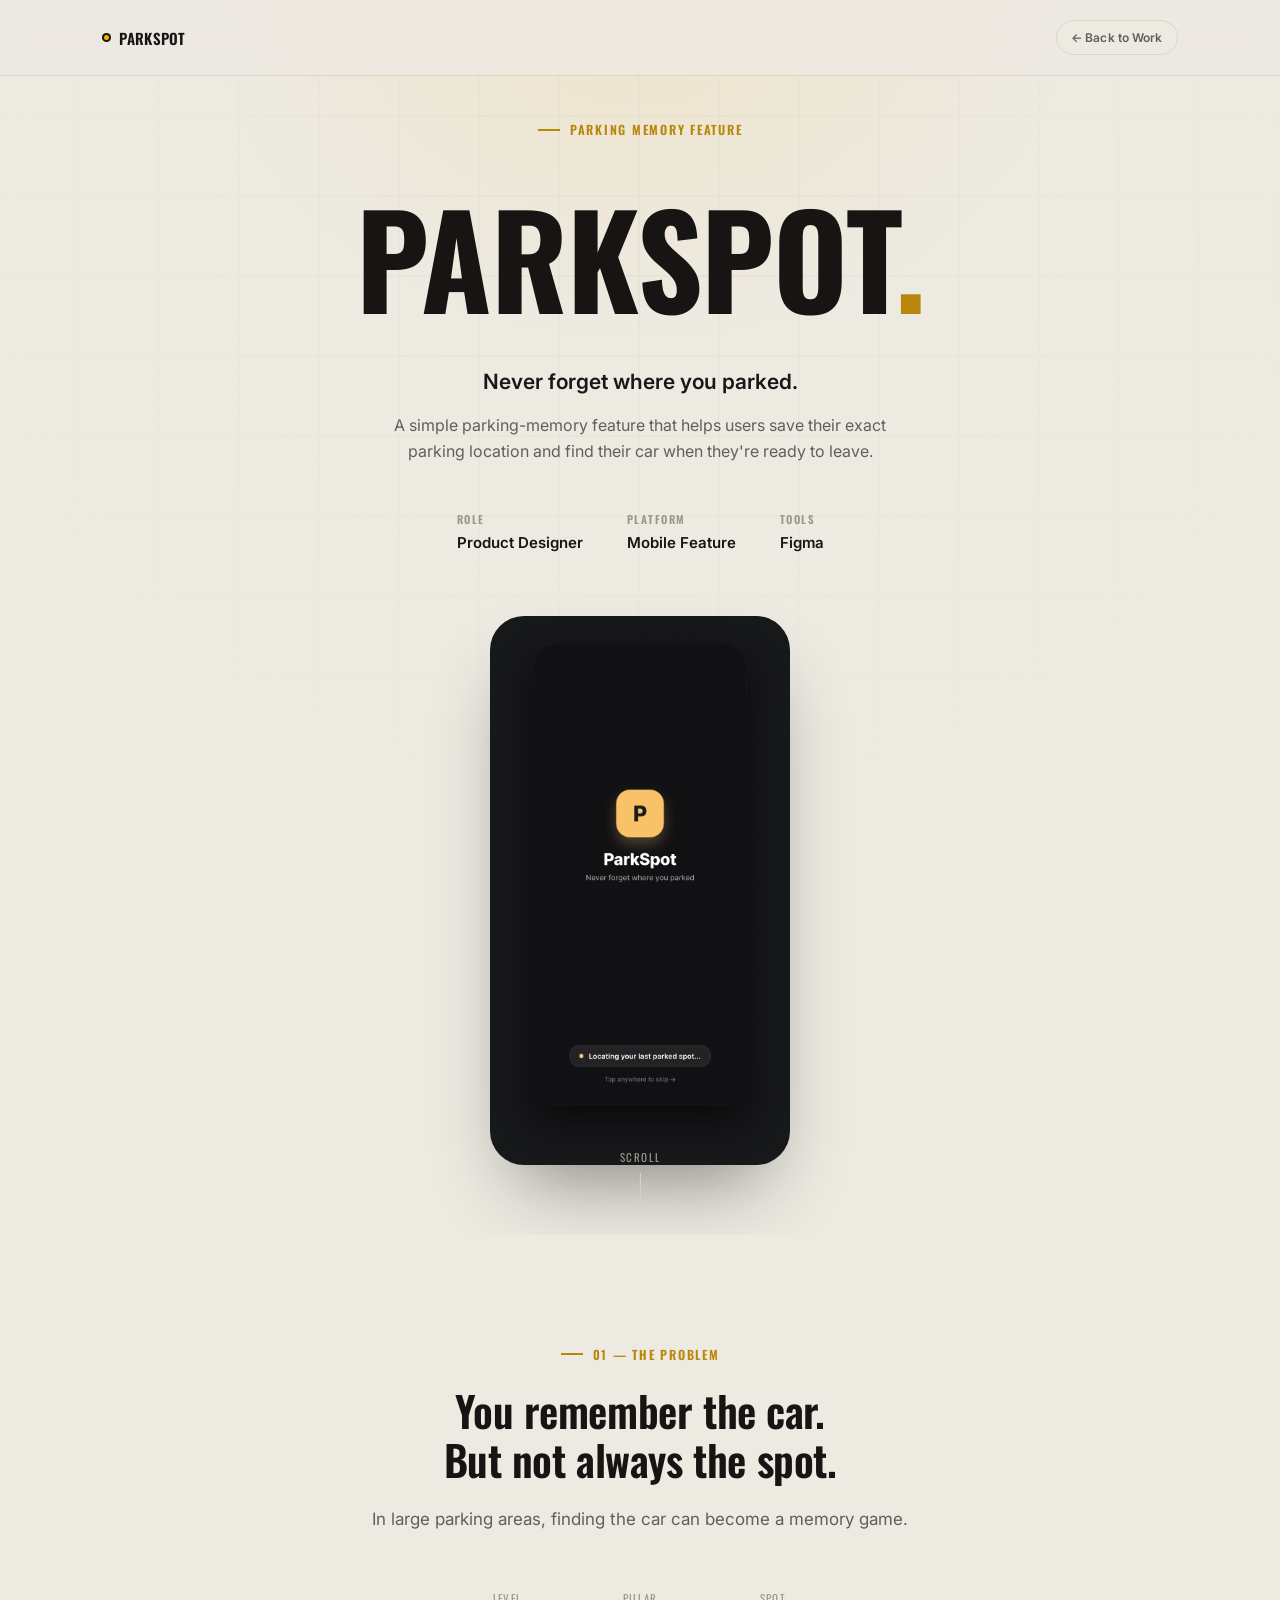
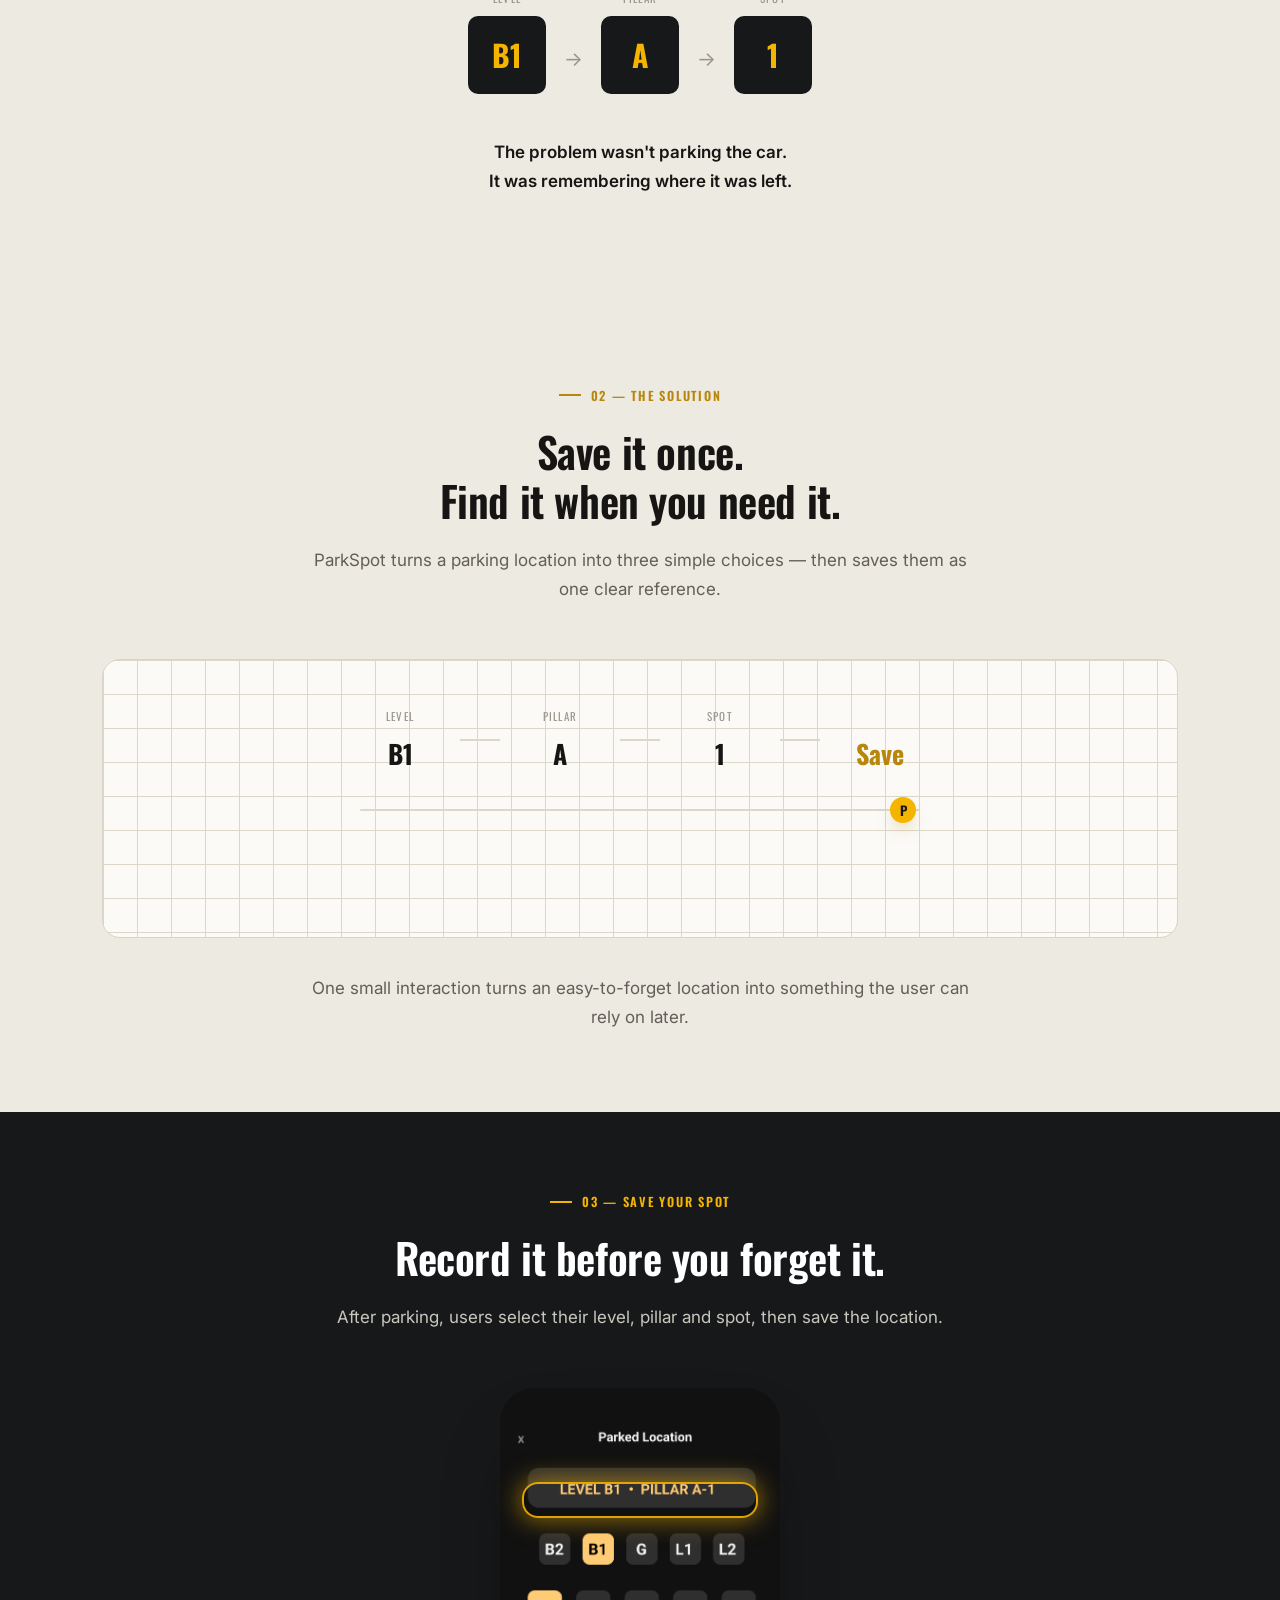
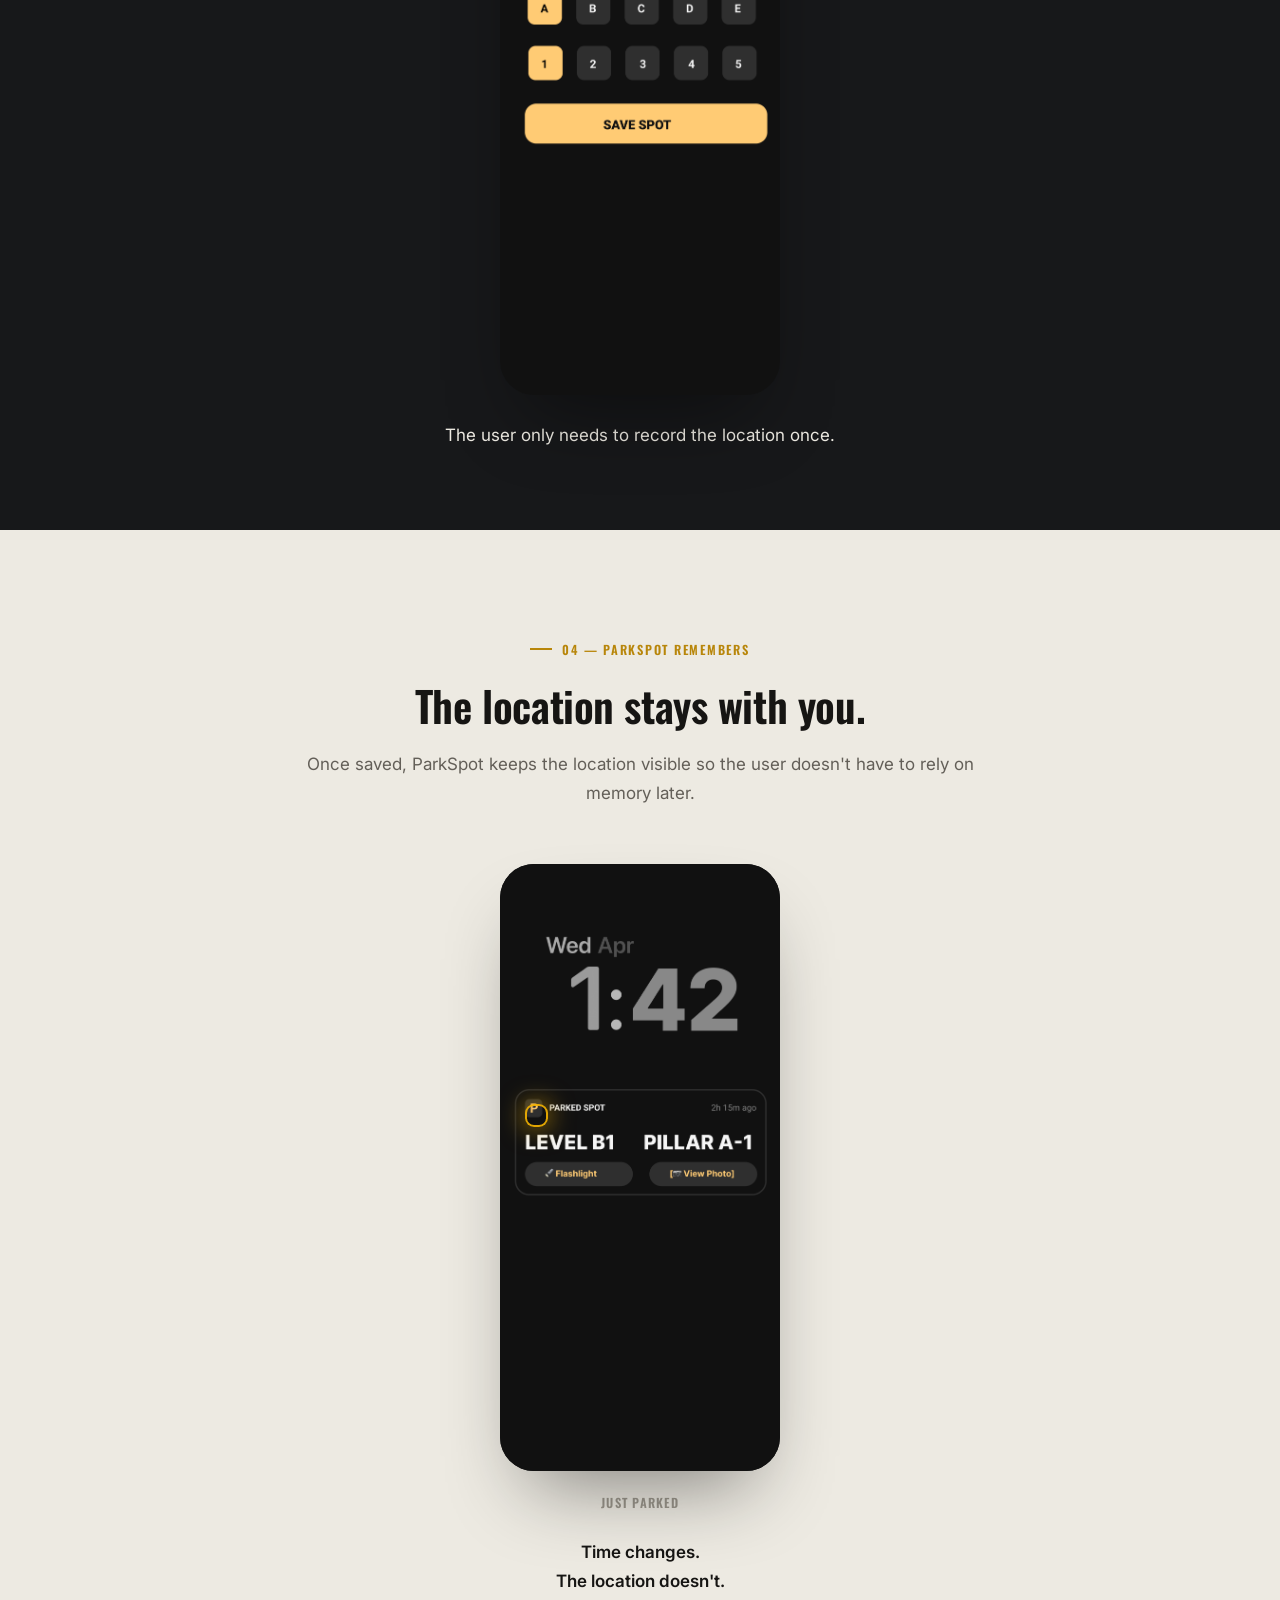
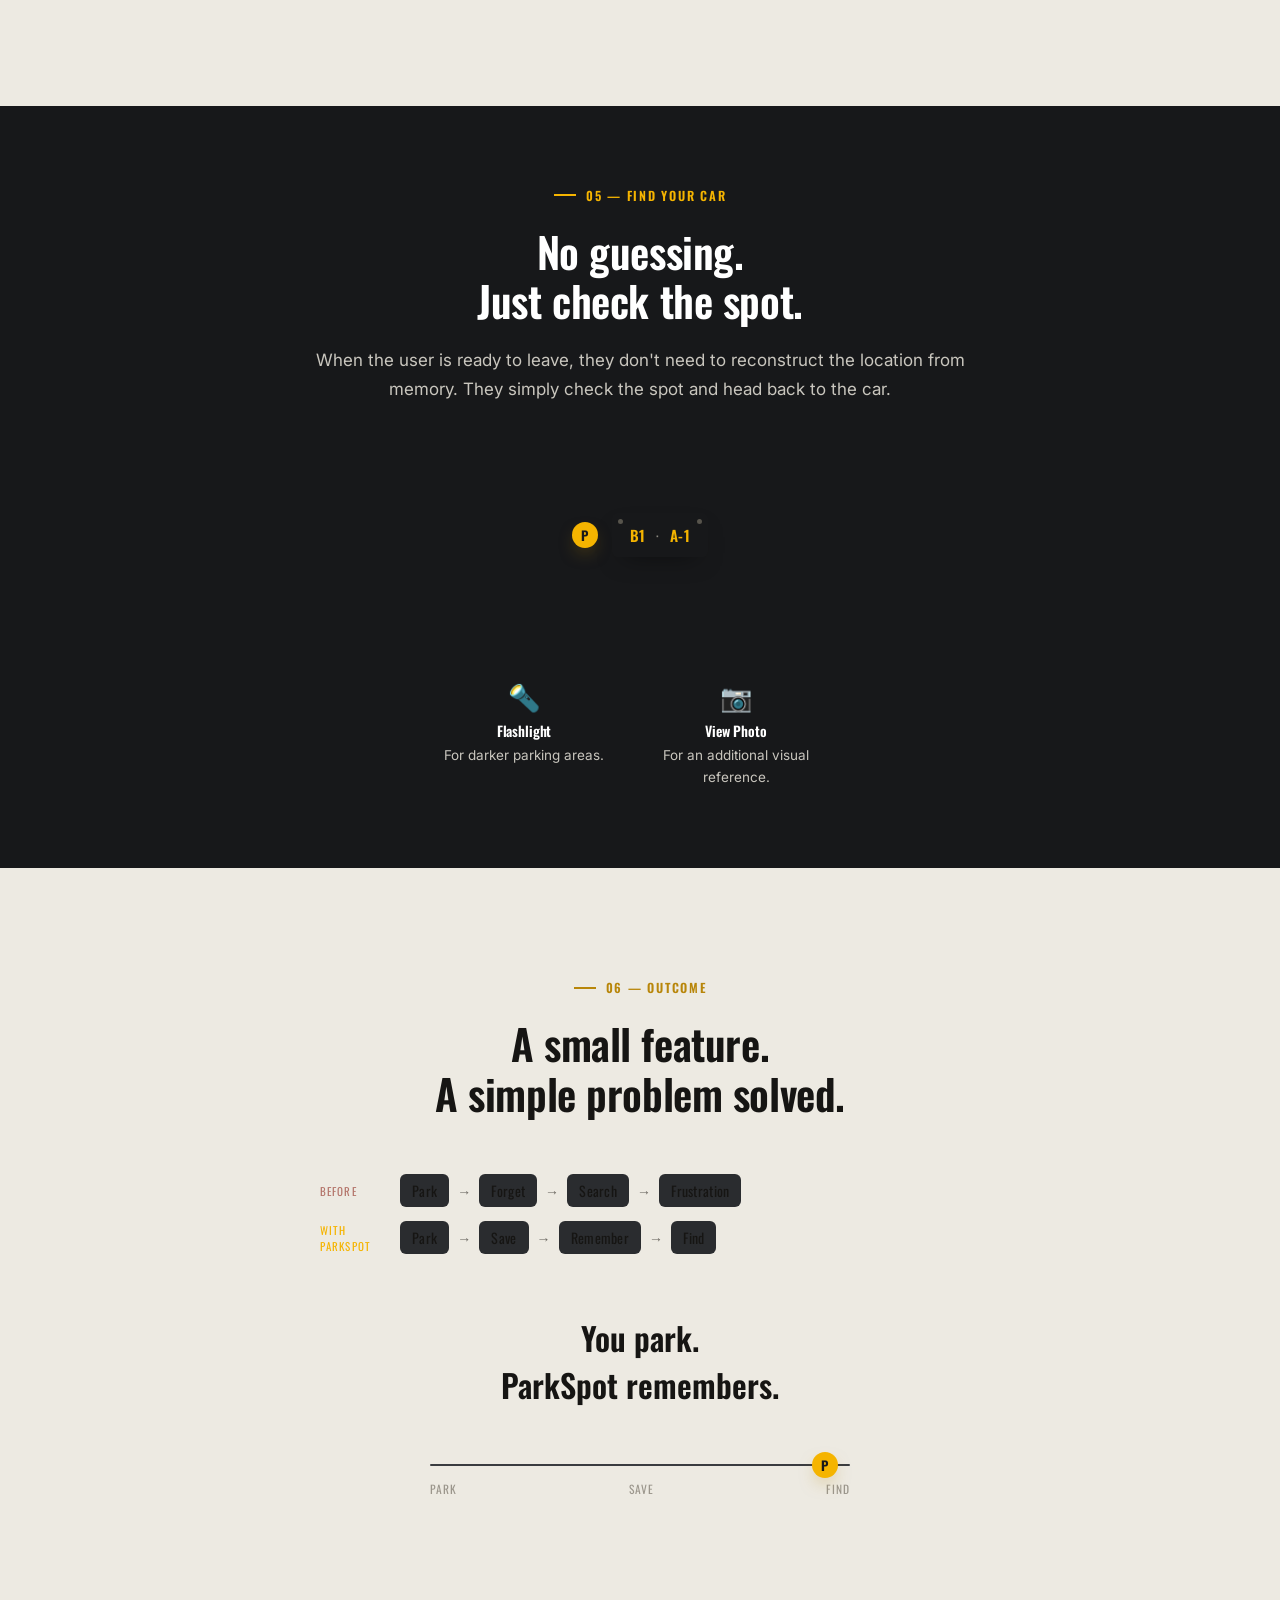
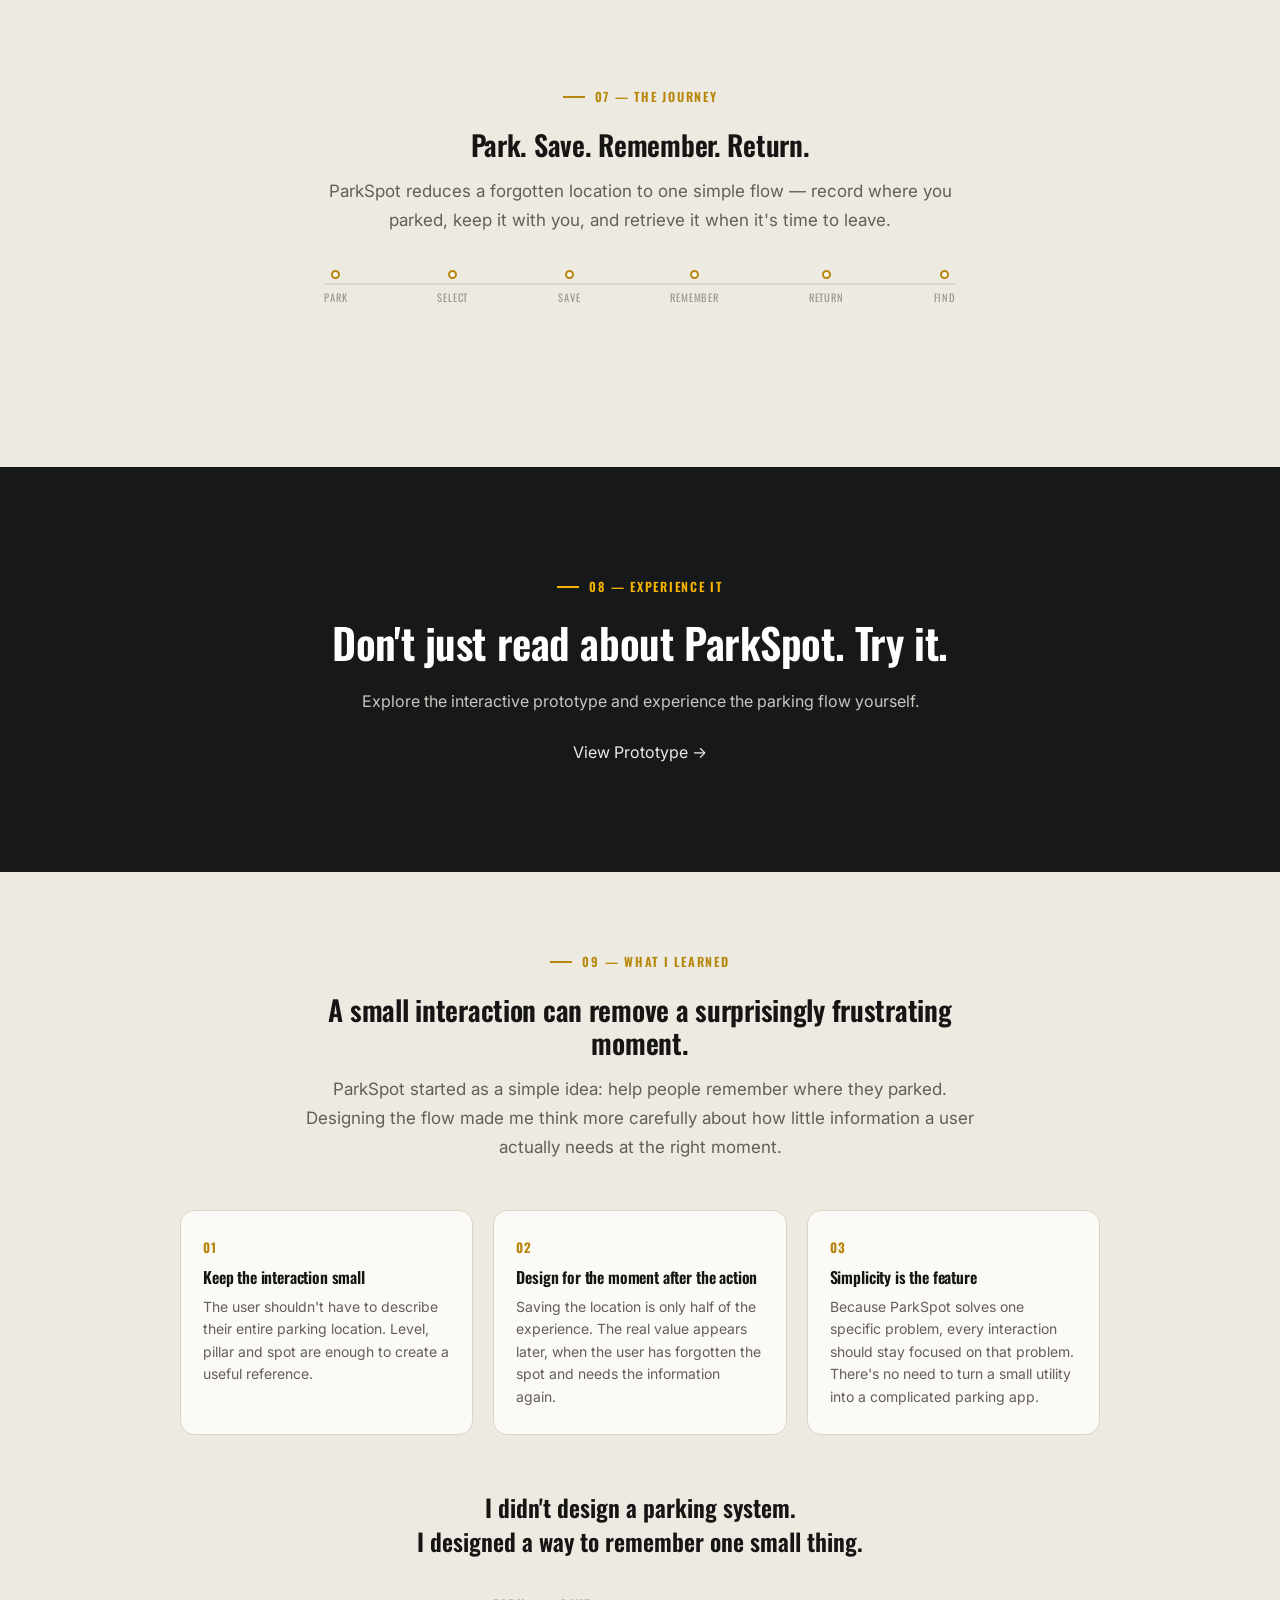
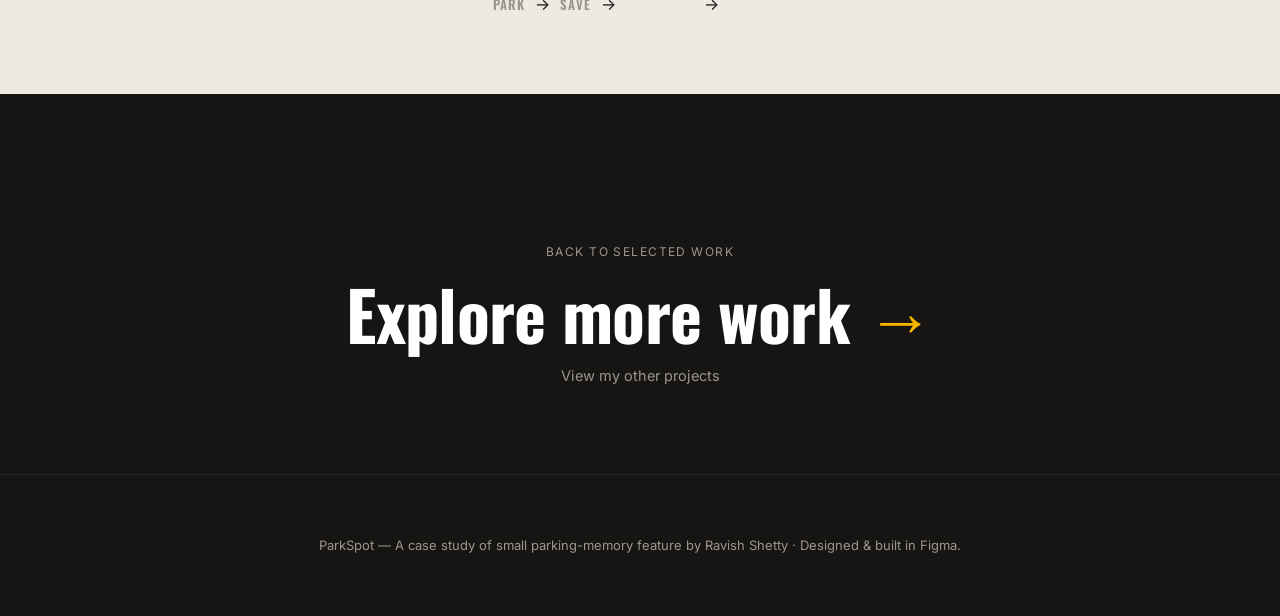
<file: parkspot.html>
<!DOCTYPE html>
<html lang="en">
<head>
<meta charset="UTF-8">
<meta name="viewport" content="width=device-width, initial-scale=1.0">
<title>ParkSpot — Never forget where you parked.</title>
<link rel="preconnect" href="https://fonts.googleapis.com">
<link rel="preconnect" href="https://fonts.gstatic.com" crossorigin>
<link href="https://fonts.googleapis.com/css2?family=Oswald:wght@400;500;600;700&family=Inter:wght@400;500;600;700&display=swap" rel="stylesheet">
<style>

/* ===================== TOKENS ===================== */
:root{
  --asphalt:#17181A;
  --asphalt-soft:#2A2C2F;
  --concrete:#EDEAE2;
  --concrete-deep:#DCD7C9;
  --white:#FFFFFF;
  --card:#FBFAF7;
  --yellow:#F5B400;
  --yellow-deep:#B8860A;
  --ink:#161513;
  --text-2:#635F58;
  --text-3:#9B968C;
  --border:#DAD4C6;

  --font-display:'Oswald', sans-serif;
  --font-body:'Inter', sans-serif;
  --ease:cubic-bezier(.22,1,.36,1);
}

*{margin:0;padding:0;box-sizing:border-box;}
html{scroll-behavior:smooth;}
body{
  font-family:var(--font-body);
  color:var(--ink);
  background:var(--concrete);
  overflow-x:hidden;
  -webkit-font-smoothing:antialiased;
}
a{color:inherit;text-decoration:none;}
button{font-family:inherit;border:none;background:none;cursor:pointer;}

@media (prefers-reduced-motion: reduce){
  *{animation-duration:0.001ms !important; animation-iteration-count:1 !important; transition-duration:0.001ms !important; scroll-behavior:auto !important;}
}

::selection{background:var(--yellow);color:var(--asphalt);}

/* ===================== LAYOUT HELPERS ===================== */
.section{ position:relative; padding:110px 8vw; }
.section-tight{padding:80px 8vw;}
.section-narrow{max-width:680px;margin:0 auto;}
.section-dark{ background:var(--asphalt); color:var(--concrete); }
.section-dark p{ color:#C9C6BE; }

.eyebrow{
  font-family:var(--font-display); font-weight:600; font-size:12.5px; letter-spacing:0.14em; text-transform:uppercase;
  color:var(--yellow-deep); display:flex; align-items:center; gap:10px; margin-bottom:22px;
}
.section-dark .eyebrow{ color:var(--yellow); }
.eyebrow::before{content:''; width:22px;height:2px; background:var(--yellow-deep); display:inline-block;}
.section-dark .eyebrow::before{ background:var(--yellow); }

h1,h2,h3{font-family:var(--font-display); line-height:1.08; letter-spacing:-0.01em; font-weight:600;}
p{line-height:1.65; color:var(--text-2); font-weight:400; font-family:var(--font-body);}
.lead{font-size:clamp(26px,3.4vw,42px); color:var(--ink); font-weight:600; line-height:1.18;}
.section-dark .lead{ color:var(--white); }
.body-lg{font-size:17px; line-height:1.7;}

/* reveal on scroll */
.reveal{opacity:0; transform:translateY(22px); transition:opacity .6s var(--ease), transform .6s var(--ease);}
.reveal.in{opacity:1; transform:translateY(0);}
.reveal-scale{opacity:0; transform:scale(.96); transition:opacity .65s var(--ease), transform .65s var(--ease);}
.reveal-scale.in{opacity:1; transform:scale(1);}

/* ===================== NAV ===================== */
.nav{
  position:fixed; top:0; left:0; right:0; z-index:100;
  display:flex; align-items:center; justify-content:space-between;
  padding:20px 8vw;
  background:rgba(237,234,226,0.82);
  backdrop-filter:blur(14px);
  -webkit-backdrop-filter:blur(14px);
  border-bottom:1px solid var(--border);
}
.nav-mark{font-family:var(--font-display); font-weight:600; font-size:15px; letter-spacing:0.02em; color:var(--ink); display:flex; align-items:center; gap:8px; text-transform:uppercase;}
.nav-mark .dot{width:9px;height:9px;border-radius:50%;background:var(--yellow); box-shadow:0 0 0 2px var(--asphalt) inset;}
.back-work{display:inline-flex;align-items:center;gap:7px;padding:9px 14px;border:1px solid var(--border);border-radius:999px;font-weight:600;font-size:12px;color:var(--text-2);letter-spacing:.01em;background:rgba(237,234,226,.55);transition:transform .25s var(--ease),background .25s,color .25s,border-color .25s;}
.back-work:hover{transform:translateX(-3px);color:var(--asphalt);border-color:var(--yellow);background:var(--card);}
.nav-progress{ position:fixed; top:0; left:0; height:2px; background:var(--yellow); z-index:101; width:0%; }

/* ===================== SIGNAGE CHIP (signature element) ===================== */
.sign-chip{
  display:inline-flex; align-items:center; gap:10px;
  background:var(--asphalt); color:var(--yellow);
  font-family:var(--font-display); font-weight:600; font-size:15px; letter-spacing:0.04em;
  padding:11px 18px; border-radius:5px; position:relative;
  box-shadow:0 10px 24px -12px rgba(0,0,0,0.5);
}
.sign-chip::before, .sign-chip::after{
  content:''; position:absolute; width:5px; height:5px; border-radius:50%; background:#57544c; top:6px;
}
.sign-chip::before{ left:6px; }
.sign-chip::after{ right:6px; }
.sign-chip .sep{ color:#8B8880; font-weight:400; }

/* ===================== SCREEN FRAME (real screenshots) ===================== */
.screen-frame{
  border-radius:34px; overflow:hidden; position:relative;
  box-shadow:0 40px 80px -28px rgba(0,0,0,0.45);
  background:var(--asphalt);
}
.screen-frame img{ display:block; width:100%; height:100%; object-fit:cover; }

/* soft ambient pulse behind a framed screenshot, hints motion without touching the raster */
.frame-glow{ position:relative; }
.frame-glow::before{
  content:''; position:absolute; inset:-8%; border-radius:44px;
  background:radial-gradient(circle at 50% 34%, rgba(245,180,0,0.28), transparent 62%);
  opacity:0; transition:opacity 1s var(--ease); z-index:-1;
}
.frame-glow.pulse::before{ opacity:1; animation:frameGlowPulse 2.8s var(--ease) infinite; }
@keyframes frameGlowPulse{
  0%,100%{ transform:scale(1); opacity:.55; }
  50%{ transform:scale(1.06); opacity:.9; }
}

/* one-shot highlight ring for a specific spot on a screenshot (e.g. a button, an icon) */
.spot-ring{
  position:absolute; border-radius:16px;
  box-shadow:0 0 0 2px rgba(245,180,0,0.9) inset, 0 0 24px 2px rgba(245,180,0,0.55);
  opacity:0; transition:opacity .5s var(--ease);
  pointer-events:none;
}
.spot-ring.in{ opacity:1; animation:spotRingPulse 1.8s var(--ease) 1; }
@keyframes spotRingPulse{
  0%{ opacity:0; transform:scale(.97); }
  35%{ opacity:1; transform:scale(1.015); }
  70%{ opacity:1; transform:scale(1); }
  100%{ opacity:.85; transform:scale(1); }
}

/* P marker (signature traveling icon) */
.p-marker{
  width:26px; height:26px; border-radius:50%;
  background:var(--yellow); color:var(--asphalt);
  display:flex; align-items:center; justify-content:center;
  font-family:var(--font-display); font-weight:700; font-size:13px;
  box-shadow:0 8px 18px -6px rgba(184,134,10,0.6);
  flex:0 0 auto;
}

/* ===================== 00 HERO ===================== */
.hero{
  min-height:100vh;
  display:flex; flex-direction:column; align-items:center; justify-content:center;
  text-align:center;
  background:
    radial-gradient(ellipse 55% 45% at 50% 0%, rgba(245,180,0,0.10) 0%, transparent 62%),
    var(--concrete);
  padding:120px 8vw 70px;
  position:relative; overflow:hidden;
}
.hero::before{
  content:''; position:absolute; inset:0; pointer-events:none; opacity:.35;
  background-image:
    repeating-linear-gradient(0deg, transparent 0 78px, var(--concrete-deep) 78px 80px),
    repeating-linear-gradient(90deg, transparent 0 78px, var(--concrete-deep) 78px 80px);
  mask-image:radial-gradient(ellipse 70% 60% at 50% 20%, black 0%, transparent 75%);
}
.hero-word{
  font-family:var(--font-display); font-weight:700;
  font-size:clamp(52px, 11vw, 128px);
  letter-spacing:-0.01em; text-transform:uppercase;
  color:var(--ink); position:relative; z-index:2;
}
.hero-word span{ color:var(--yellow-deep); }
.hero-tagline{
  margin-top:18px; font-size:clamp(16px, 2vw, 21px); font-weight:600;
  color:var(--asphalt); z-index:2; position:relative;
}
.hero-desc{
  margin-top:18px; max-width:520px; font-size:16px; z-index:2; position:relative;
}
.hero-meta{
  display:flex; flex-wrap:wrap; gap:44px; justify-content:center; margin-top:46px; z-index:2; position:relative;
}
.hero-meta div{ text-align:left; }
.hero-meta .k{ font-family:var(--font-display); font-size:11px; letter-spacing:0.14em; text-transform:uppercase; color:var(--text-3); font-weight:600; margin-bottom:6px; }
.hero-meta .v{ font-size:15px; font-weight:600; color:var(--ink); }

/* Hero visual: real splash screenshot, framed */
.hero-visual{
  margin-top:64px; width:min(100%, 300px); position:relative; z-index:2;
}
.hero-visual .screen-frame{ aspect-ratio:1659/3036; }

@keyframes splashPulse{
  0%,100%{ transform:scale(1); box-shadow:0 0 0 0 rgba(245,180,0,0.35); }
  50%{ transform:scale(1.045); box-shadow:0 0 0 14px rgba(245,180,0,0); }
}

.scroll-ind{
  position:absolute; bottom:32px; left:50%; transform:translateX(-50%);
  display:flex; flex-direction:column; align-items:center; gap:8px;
  color:var(--text-3); font-family:var(--font-display); font-size:11px; letter-spacing:0.14em; text-transform:uppercase; z-index:2;
}
.scroll-ind .line{width:1px; height:30px; background:var(--border); position:relative; overflow:hidden;}
.scroll-ind .line::after{
  content:''; position:absolute; top:-100%; left:0; width:100%; height:100%;
  background:var(--yellow-deep); animation:scrollDrop 1.8s ease-in-out infinite;
}
@keyframes scrollDrop{ 0%{top:-100%;} 60%,100%{top:100%;} }

/* ===================== 01 THE PROBLEM ===================== */
.riddle-row{
  display:flex; justify-content:center; gap:18px; margin-top:56px; flex-wrap:wrap;
}
.riddle-item{ display:flex; flex-direction:column; align-items:center; gap:10px; }
.riddle-label{ font-family:var(--font-display); font-size:11px; letter-spacing:0.12em; color:var(--text-3); text-transform:uppercase; }
.riddle-box{
  width:78px; height:78px; border-radius:10px; background:var(--asphalt); color:var(--yellow);
  display:flex; align-items:center; justify-content:center;
  font-family:var(--font-display); font-weight:700; font-size:30px;
  position:relative; overflow:hidden;
}
.riddle-box .q, .riddle-box .a{
  position:absolute; inset:0; display:flex; align-items:center; justify-content:center;
  transition:opacity .35s var(--ease), transform .35s var(--ease);
}
.riddle-box .a{ opacity:0; transform:translateY(8px); }
.riddle-box.solved .q{ opacity:0; transform:translateY(-8px); }
.riddle-box.solved .a{ opacity:1; transform:translateY(0); }
.riddle-arrow{ color:var(--text-3); font-size:20px; align-self:center; margin-top:34px; }

/* ===================== 02 THE SOLUTION ===================== */
.idea-grid-bg{
  position:relative; margin-top:56px; padding:48px 24px; border-radius:18px;
  background-image:
    linear-gradient(var(--concrete-deep) 1px, transparent 1px),
    linear-gradient(90deg, var(--concrete-deep) 1px, transparent 1px);
  background-size:34px 34px;
  background-color:var(--card);
  border:1px solid var(--border);
}
.idea-steps{ display:flex; align-items:center; justify-content:center; gap:0; flex-wrap:wrap; position:relative; }
.idea-step{ display:flex; flex-direction:column; align-items:center; gap:10px; width:120px; opacity:0; transform:translateY(14px); transition:all .5s var(--ease); }
.idea-step.in{ opacity:1; transform:translateY(0); }
.idea-step .k{ font-family:var(--font-display); font-size:11px; letter-spacing:0.12em; color:var(--text-3); text-transform:uppercase; }
.idea-step .v{ font-family:var(--font-display); font-weight:700; font-size:26px; color:var(--ink); }
.idea-connector{ width:40px; height:2px; background:var(--concrete-deep); position:relative; align-self:center; margin-top:-2px; }
.idea-track{ position:relative; height:2px; width:100%; max-width:560px; margin:36px auto 0; }
.idea-track-line{ position:absolute; inset:0; background:var(--concrete-deep); border-radius:2px; }
.idea-marker{
  position:absolute; top:50%; left:0; width:26px; height:26px; margin-top:-13px; margin-left:-13px;
  opacity:0; transition:left 1.4s var(--ease), opacity .4s var(--ease);
}
.idea-marker.in{ opacity:1; }
.idea-result{
  display:flex; justify-content:center; margin-top:34px; opacity:0; transform:translateY(10px);
  transition:opacity .5s var(--ease), transform .5s var(--ease);
}
.idea-result.in{ opacity:1; transform:translateY(0); }

/* ===================== 03 SAVE YOUR SPOT ===================== */
.save-panel{
  margin-top:56px; width:min(100%, 280px); margin-left:auto; margin-right:auto;
  position:relative;
}
.save-panel .screen-frame{ aspect-ratio:1179/2556; }
/* approximate box around the LEVEL·PILLAR summary chip and the SAVE SPOT button, as % of frame */
.spot-ring.summary{ top:15.5%; left:8%; width:84%; height:6%; }
.spot-ring.button{ top:51.5%; left:8%; width:84%; height:6.6%; }

/* ===================== 04 PARKSPOT REMEMBERS ===================== */
.widget-wrap{
  width:min(100%, 280px);
  margin:56px auto 0;
  position:relative;
}

.widget-wrap .screen-frame{
  width:100%;
  aspect-ratio:1179/2556;
}
/* approximate box around the P badge and the Flashlight pill, as % of frame */
.spot-ring.p-badge{ top:39.5%; left:9%; width:8%; height:3.8%; border-radius:9px; }
.spot-ring.flashlight{ top:49%; left:9%; width:38%; height:5%; }
.widget-caption{ margin-top:26px; text-align:center; max-width:440px; margin-left:auto; margin-right:auto; }
.time-elapsed{
  margin-top:22px; text-align:center;
  font-family:var(--font-display); font-weight:600; font-size:12.5px; letter-spacing:0.1em; text-transform:uppercase;
  color:var(--text-3); transition:opacity .5s var(--ease);
}

/* ===================== 05 FIND YOUR CAR ===================== */
.payoff-stage{
  margin-top:56px; display:flex; flex-direction:column; align-items:center; gap:18px; min-height:150px; justify-content:center;
}
.payoff-line{
  font-family:var(--font-display); font-weight:600; font-size:clamp(20px,3vw,30px); text-align:center;
  color:var(--text-3); position:absolute; opacity:1; transition:opacity .5s var(--ease), transform .5s var(--ease);
}
.payoff-line.out{ opacity:0; transform:translateY(-10px); }
.payoff-result{
  display:flex; align-items:center; gap:14px; opacity:0; transform:translateY(10px);
  transition:opacity .5s var(--ease), transform .5s var(--ease);
}
.payoff-result.in{ opacity:1; transform:translateY(0); }
.payoff-found{
  font-family:var(--font-display); font-weight:600; font-size:13px; letter-spacing:0.1em; color:#4F7A3E;
  opacity:0; transition:opacity .4s var(--ease); text-transform:uppercase;
}
.payoff-found.in{ opacity:1; }
.payoff-tools{ display:flex; gap:32px; justify-content:center; margin-top:52px; flex-wrap:wrap; }
.payoff-tool{ max-width:200px; text-align:center; }
.payoff-tool .ic{ font-size:26px; margin-bottom:10px; }
.payoff-tool h3{ font-size:14px; margin-bottom:6px; }
.payoff-tool p{ font-size:13.5px; }

/* ===================== 06 OUTCOME ===================== */
.outcome-compare{ display:flex; flex-direction:column; gap:14px; margin-top:56px; max-width:640px; margin-left:auto; margin-right:auto; }
.outcome-row{ display:flex; align-items:center; gap:10px; flex-wrap:wrap; }
.outcome-row .tag{ font-family:var(--font-display); font-size:11px; letter-spacing:0.1em; text-transform:uppercase; width:70px; flex:0 0 70px; color:#9B968C; }
.outcome-row.before .tag{ color:#B4756B; }
.outcome-row.after .tag{ color:var(--yellow); }
.outcome-chain{ display:flex; align-items:center; gap:8px; flex-wrap:wrap; font-family:var(--font-display); font-size:14px; letter-spacing:0.02em; }
.outcome-chain span.step{ padding:6px 12px; border-radius:6px; background:var(--asphalt-soft); }
.outcome-chain .arrow{ color:#6E6B64; }

.final-line{ margin-top:60px; text-align:center; }
.final-line .big{ font-family:var(--font-display); font-weight:600; font-size:clamp(22px,3vw,32px); color:var(--ink); } 

.final-track{ position:relative; max-width:420px; margin:56px auto 0; }
.final-track-line{ position:relative; height:2px; background:#3A3C40; border-radius:2px; }
.final-marker{
  position:absolute; top:50%; left:0; margin-top:-13px; margin-left:-13px; opacity:0;
  transition:left 1.8s var(--ease), opacity .4s var(--ease);
}
.final-marker.in{ opacity:1; }
.final-labels{
  max-width:420px;
  margin:14px auto 0;
  display:flex;
  justify-content:space-between;
  font-family:var(--font-display);
  font-size:11.5px;
  letter-spacing:0.08em;
  text-transform:uppercase;
  color:#9B968C;
}
.final-p-end{
  width:44px; height:44px; border-radius:50%; background:var(--yellow); color:var(--asphalt);
  display:flex; align-items:center; justify-content:center; font-family:var(--font-display); font-weight:700; font-size:18px;
  position:absolute; right:-6px; top:50%; margin-top:-22px; opacity:0; transition:opacity .4s var(--ease), transform .4s var(--ease); transform:scale(.6);
}
.final-p-end.in{ opacity:1; transform:scale(1); }
.final-p-end.pulse{ animation:splashPulse 1.1s var(--ease) 1; }

/* ===================== 07 THE JOURNEY ===================== */
.journey-lead{ font-size:clamp(20px,2.6vw,28px); }
.journey-track{ position:relative; max-width:640px; margin:48px auto 0; padding:0 4px; }
.journey-track-line{ position:relative; height:2px; background:var(--concrete-deep); border-radius:2px; }
.journey-nodes{ display:flex; justify-content:space-between; margin-top:-15px; }
.journey-node{ display:flex; flex-direction:column; align-items:center; gap:8px; opacity:0; transform:translateY(8px); transition:opacity .4s var(--ease), transform .4s var(--ease); }
.journey-node.in{ opacity:1; transform:translateY(0); }
.journey-node .dot{ width:9px; height:9px; border-radius:50%; background:var(--card); border:2px solid var(--yellow-deep); }
.journey-node .name{ font-family:var(--font-display); font-size:10.5px; letter-spacing:0.08em; text-transform:uppercase; color:var(--text-3); margin-top:2px; }
.journey-marker{
  position:absolute; top:-3px; width:20px; height:20px; margin-left:-10px;
  opacity:0; transition:left .9s var(--ease), opacity .4s var(--ease);
}
.journey-marker.in{ opacity:1; }
.journey-marker.pulse{ animation:frameGlowPulse .5s var(--ease) 1; }
.journey-result{ display:flex; justify-content:center; margin-top:38px; opacity:0; transform:translateY(8px); transition:opacity .5s var(--ease), transform .5s var(--ease); }
.journey-result.in{ opacity:1; transform:translateY(0); }

@media (max-width:600px){
  .journey-nodes{ flex-wrap:wrap; gap:14px 0; justify-content:flex-start; }
  .journey-track-line{ display:none; }
  .journey-marker{ display:none; }
  .journey-node{ width:33.33%; opacity:1; transform:none; }
}

/* ===================== 08 EXPERIENCE IT ===================== */
.demo-frame{
  max-width:360px; margin:44px auto 0; border-radius:22px; overflow:hidden;
  background:var(--asphalt); color:var(--concrete); position:relative;
  aspect-ratio:16/10; display:flex; flex-direction:column; align-items:center; justify-content:center; gap:14px;
  opacity:0; transform:scale(.96); transition:opacity .6s var(--ease), transform .6s var(--ease);
}
.demo-frame.in{ opacity:1; transform:scale(1); }
.demo-play{
  width:56px; height:56px; border-radius:50%; background:var(--yellow); color:var(--asphalt);
  display:flex; align-items:center; justify-content:center; font-size:20px;
  opacity:0; transition:opacity .5s var(--ease) .3s;
}
.demo-play.in{ opacity:1; }
.demo-label{ font-family:var(--font-display); font-weight:600; font-size:12px; letter-spacing:0.12em; text-transform:uppercase; color:var(--yellow); }
.demo-chain{ font-family:var(--font-display); font-size:13px; color:#C9C6BE; letter-spacing:0.02em; }
.demo-track{ position:absolute; bottom:16px; left:8%; right:8%; height:2px; background:var(--asphalt-soft); border-radius:2px; }
.demo-marker{
  position:absolute; top:50%; left:0; width:14px; height:14px; margin-top:-7px; margin-left:-7px;
  opacity:0; transition:left 1.6s var(--ease), opacity .4s var(--ease);
}
.demo-marker.in{ opacity:1; }
.demo-cta{
  display:flex; justify-content:center; margin-top:28px;
}
.demo-cta a{
  font-family:var(--font-display); font-weight:600; font-size:13.5px; letter-spacing:0.04em;
  color:var(--yellow-deep); display:inline-flex; align-items:center; gap:6px;
}
.demo-cta a .arrow{ transition:transform .3s var(--ease); }
.demo-cta a:hover .arrow{ transform:translateX(5px); }

/* ===================== 09 WHAT I LEARNED ===================== */
.learned-cards{ display:grid; grid-template-columns:repeat(3,1fr); gap:20px; margin-top:48px; max-width:920px; margin-left:auto; margin-right:auto; }
.learned-card{ background:var(--card); border:1px solid var(--border); border-radius:14px; padding:26px 22px; }
.learned-card .num{ font-family:var(--font-display); font-weight:700; font-size:13px; color:var(--yellow-deep); letter-spacing:0.08em; margin-bottom:12px; }
.learned-card h3{ font-size:16px; margin-bottom:10px; color:var(--ink); }
.learned-card p{ font-size:14px; line-height:1.6; }
@media (max-width:760px){ .learned-cards{ grid-template-columns:1fr; } }

.learned-quote{ max-width:520px; margin:56px auto 0; text-align:center; }
.learned-quote p{ font-family:var(--font-display); font-weight:600; font-size:clamp(18px,2.4vw,24px); color:var(--ink); line-height:1.4; }

.learned-track{ display:flex; align-items:center; justify-content:center; gap:10px; margin-top:36px; flex-wrap:wrap; }
.learned-word{
  font-family:var(--font-display); font-weight:600; font-size:13px; letter-spacing:0.08em; text-transform:uppercase;
  color:var(--text-3); opacity:0; transform:translateY(8px); transition:opacity .4s var(--ease), transform .4s var(--ease);
  display:flex; align-items:center; gap:10px;
}
.learned-word.in{ opacity:1; transform:translateY(0); }
.learned-word .arrow{ color:var(--text-3); font-weight:400; }
.learned-word.final{ color:var(--yellow-deep); }
.learned-word .p-marker{ width:20px; height:20px; font-size:10px; opacity:0; transition:opacity .4s var(--ease); }
.learned-word .p-marker.in{ opacity:1; }

/* ===================== 10 NEXT PROJECT ===================== */
.next{ background:var(--ink); color:#fff; text-align:center; padding:150px 8vw 90px; }
.next .k{color:var(--text-3); font-size:12px; letter-spacing:0.12em; text-transform:uppercase; margin-bottom:18px;}
.next h2{color:#fff; font-size:clamp(32px,6vw,68px); font-weight:700;}
.next h2 .arrow{color:var(--yellow); display:inline-block; transition:transform .3s;}
.next a:hover h2 .arrow{transform:translateX(10px);}
.next .d{color:var(--text-3); margin-top:16px; font-size:14.5px;}
.footer{ background:var(--ink); color:var(--text-3); text-align:center; padding:36px 8vw 56px; font-size:12.5px; border-top:1px solid rgba(255,255,255,0.08); }
.footer{ padding:60px 8vw; text-align:center; }
.footer p{ font-size:13px; color:var(--text-3); }

@media (max-width:700px){
  .section{ padding:80px 6vw; }
  .section-tight{ padding:64px 6vw; }
  .riddle-row{ gap:10px; }
  .riddle-box{ width:64px; height:64px; font-size:24px; }
}
</style>
</head>
<body>

<div class="nav-progress" id="navProgress"></div>
<nav class="nav">
  <div class="nav-mark"><span class="dot"></span>ParkSpot</div>
  <a class="back-work" href="index.html#work" aria-label="Back to Work">← Back to Work</a>
</nav>

<!-- ============ 00 HERO ============ -->
<section class="hero">
  <div class="eyebrow reveal-scale in" style="justify-content:center;">Parking Memory Feature</div>
  <div class="hero-word reveal-scale in">ParkSpot<span>.</span></div>
  <div class="hero-tagline reveal-scale in">Never forget where you parked.</div>
  <p class="hero-desc reveal-scale in">A simple parking-memory feature that helps users save their exact parking location and find their car when they're ready to leave.</p>

  <div class="hero-meta">
    <div><div class="k">Role</div><div class="v">Product Designer</div></div>
    <div><div class="k">Platform</div><div class="v">Mobile Feature</div></div>
    <div><div class="k">Tools</div><div class="v">Figma</div></div>
  </div>

  <div class="hero-visual reveal-scale in">
    <div class="screen-frame frame-glow" id="splashPanel">
      <img src="assets/parkspot/home.png" alt="ParkSpot splash screen locating the last parked spot">
    </div>
  </div>

  <div class="scroll-ind"><span>Scroll</span><div class="line"></div></div>
</section>

<!-- ============ 01 THE PROBLEM ============ -->
<section class="section">
  <div class="section-narrow" style="text-align:center;">
    <div class="eyebrow" style="justify-content:center;">01 — The Problem</div>
    <h2 class="lead">You remember the car.<br>But not always the spot.</h2>
    <p class="body-lg" style="margin-top:20px;">In large parking areas, finding the car can become a memory game.</p>
  </div>

  <div class="riddle-row" id="riddleRow">
    <div class="riddle-item">
      <div class="riddle-label">Level</div>
      <div class="riddle-box" id="riddleLevel"><span class="q">?</span><span class="a">B1</span></div>
    </div>
    <div class="riddle-arrow">→</div>
    <div class="riddle-item">
      <div class="riddle-label">Pillar</div>
      <div class="riddle-box" id="riddlePillar"><span class="q">?</span><span class="a">A</span></div>
    </div>
    <div class="riddle-arrow">→</div>
    <div class="riddle-item">
      <div class="riddle-label">Spot</div>
      <div class="riddle-box" id="riddleSpot"><span class="q">?</span><span class="a">1</span></div>
    </div>
  </div>

  <div class="section-narrow" style="text-align:center; margin-top:44px;">
    <p class="body-lg" style="color:var(--ink); font-weight:600;">The problem wasn't parking the car.<br>It was remembering where it was left.</p>
  </div>
</section>

<!-- ============ 02 THE SOLUTION ============ -->
<section class="section section-tight">
  <div class="section-narrow" style="text-align:center;">
    <div class="eyebrow" style="justify-content:center;">02 — The Solution</div>
    <h2 class="lead">Save it once.<br>Find it when you need it.</h2>
    <p class="body-lg" style="margin-top:20px;">ParkSpot turns a parking location into three simple choices — then saves them as one clear reference.</p>
  </div>

  <div class="idea-grid-bg">
    <div class="idea-steps" id="ideaSteps">
      <div class="idea-step"><div class="k">Level</div><div class="v">B1</div></div>
      <div class="idea-connector"></div>
      <div class="idea-step"><div class="k">Pillar</div><div class="v">A</div></div>
      <div class="idea-connector"></div>
      <div class="idea-step"><div class="k">Spot</div><div class="v">1</div></div>
      <div class="idea-connector"></div>
      <div class="idea-step"><div class="k">&nbsp;</div><div class="v" style="color:var(--yellow-deep);">Save</div></div>
    </div>

    <div class="idea-track" id="ideaTrack">
      <div class="idea-track-line"></div>
      <div class="idea-marker p-marker" id="ideaMarker">P</div>
    </div>

    <div class="idea-result" id="ideaResult">
      <div class="sign-chip">B1<span class="sep">·</span>PILLAR A-1</div>
    </div>
  </div>

  <div class="section-narrow" style="text-align:center; margin-top:36px;">
    <p class="body-lg">One small interaction turns an easy-to-forget location into something the user can rely on later.</p>
  </div>
</section>

<!-- ============ 03 SAVE YOUR SPOT ============ -->
<section class="section section-tight section-dark">
  <div class="section-narrow" style="text-align:center;">
    <div class="eyebrow" style="justify-content:center;">03 — Save Your Spot</div>
    <h2 class="lead">Record it before you forget it.</h2>
    <p class="body-lg" style="margin-top:20px;">After parking, users select their level, pillar and spot, then save the location.</p>
  </div>

  <div class="save-panel" id="savePanel">
    <div class="screen-frame">
      <img src="assets/parkspot/save.png" alt="Parked Location screen with level, pillar and spot selectors and a Save Spot button">
    </div>
    <div class="spot-ring summary" id="ringSummary"></div>
    <div class="spot-ring button" id="ringButton"></div>
  </div>

  <p class="body-lg" style="text-align:center; margin-top:26px; color:var(--concrete);">The user only needs to record the location once.</p>
</section>

<!-- ============ 04 PARKSPOT REMEMBERS ============ -->
<section class="section">
  <div class="section-narrow" style="text-align:center;">
    <div class="eyebrow" style="justify-content:center;">04 — ParkSpot Remembers</div>
    <h2 class="lead">The location stays with you.</h2>
    <p class="body-lg" style="margin-top:20px;">Once saved, ParkSpot keeps the location visible so the user doesn't have to rely on memory later.</p>
  </div>

  <div class="widget-wrap" id="widgetWrap">
    <div class="screen-frame">
      <img src="assets/parkspot/widget.png" alt="Lock screen widget showing Parked Spot, Level B1, Pillar A-1, with Flashlight and View Photo actions">
    </div>
    <div class="spot-ring p-badge" id="ringPBadge"></div>
    <div class="spot-ring flashlight" id="ringFlashlight"></div>
  </div>

  <div class="time-elapsed" id="timeElapsed">Just parked</div>

  <p class="body-lg widget-caption" style="color:var(--ink); font-weight:600;">Time changes.<br>The location doesn't.</p>
</section>

<!-- ============ 05 FIND YOUR CAR ============ -->
<section class="section section-tight section-dark">
  <div class="section-narrow" style="text-align:center;">
    <div class="eyebrow" style="justify-content:center;">05 — Find Your Car</div>
    <h2 class="lead">No guessing.<br>Just check the spot.</h2>
    <p class="body-lg" style="margin-top:20px;">When the user is ready to leave, they don't need to reconstruct the location from memory. They simply check the spot and head back to the car.</p>
  </div>

  <div class="payoff-stage" id="payoffStage">
    <div class="payoff-line" id="payoffQuestion">WHERE DID I PARK?</div>
    <div class="payoff-result" id="payoffResult">
      <div class="p-marker">P</div>
      <div class="sign-chip">B1<span class="sep">·</span>A-1</div>
    </div>
  </div>
  <div style="text-align:center;">
    <div class="payoff-found" id="payoffFound">✓ Found</div>
  </div>

  <div class="payoff-tools">
    <div class="payoff-tool">
      <div class="ic">🔦</div>
      <h3 style="color:var(--white);">Flashlight</h3>
      <p>For darker parking areas.</p>
    </div>
    <div class="payoff-tool">
      <div class="ic">📷</div>
      <h3 style="color:var(--white);">View Photo</h3>
      <p>For an additional visual reference.</p>
    </div>
  </div>
</section>

<!-- ============ 06 OUTCOME ============ -->
<section class="section">
  <div class="section-narrow" style="text-align:center;">
    <div class="eyebrow" style="justify-content:center;">06 — Outcome</div>
    <h2 class="lead">A small feature.<br>A simple problem solved.</h2>
  </div>

  <div class="outcome-compare">
    <div class="outcome-row before">
      <div class="tag">Before</div>
      <div class="outcome-chain">
        <span class="step">Park</span><span class="arrow">→</span>
        <span class="step">Forget</span><span class="arrow">→</span>
        <span class="step">Search</span><span class="arrow">→</span>
        <span class="step">Frustration</span>
      </div>
    </div>
    <div class="outcome-row after">
      <div class="tag">With ParkSpot</div>
      <div class="outcome-chain">
        <span class="step">Park</span><span class="arrow">→</span>
        <span class="step">Save</span><span class="arrow">→</span>
        <span class="step">Remember</span><span class="arrow">→</span>
        <span class="step">Find</span>
      </div>
    </div>
  </div>

  <div class="final-line">
    <div class="big">You park.<br>ParkSpot remembers.</div>
  </div>

  <div class="final-track" id="finalTrack">
    <div class="final-track-line"></div>
    <div class="final-marker p-marker" id="finalMarker">P</div>
    <div class="final-p-end" id="finalPEnd">P</div>
  </div>
  <div class="final-labels">
    <span>Park</span><span>Save</span><span>Find</span>
  </div>
</section>

<!-- ============ 07 THE JOURNEY ============ -->
<section class="section section-tight">
  <div class="section-narrow" style="text-align:center;">
    <div class="eyebrow" style="justify-content:center;">07 — The Journey</div>
    <h2 class="lead journey-lead">Park. Save. Remember. Return.</h2>
    <p class="body-lg" style="margin-top:16px;">ParkSpot reduces a forgotten location to one simple flow — record where you parked, keep it with you, and retrieve it when it's time to leave.</p>
  </div>

  <div class="journey-track" id="journeyTrack">
    <div class="journey-track-line"></div>
    <div class="journey-marker p-marker" id="journeyMarker">P</div>
    <div class="journey-nodes" id="journeyNodes">
      <div class="journey-node"><div class="dot"></div><div class="name">Park</div></div>
      <div class="journey-node"><div class="dot"></div><div class="name">Select</div></div>
      <div class="journey-node"><div class="dot"></div><div class="name">Save</div></div>
      <div class="journey-node"><div class="dot"></div><div class="name">Remember</div></div>
      <div class="journey-node"><div class="dot"></div><div class="name">Return</div></div>
      <div class="journey-node"><div class="dot"></div><div class="name">Find</div></div>
    </div>
  </div>

  <div class="journey-result" id="journeyResult">
    <div class="sign-chip">B1<span class="sep">·</span>A-1</div>
  </div>
</section>


<!-- ============ 08 EXPERIENCE IT ============ -->
<section class="section section-experience section-dark">
  <div class="proto reveal" style="text-align:center; max-width:680px; margin:0 auto;">

    <div class="eyebrow" style="justify-content:center;">
      08 — Experience It
    </div>

    <h2 class="lead">
      Don't just read about ParkSpot. Try it.
    </h2>

    <p class="proto-caption" style="margin:20px auto 28px; color:#C9C6BE;">
      Explore the interactive prototype and experience the parking flow yourself.
    </p>

    <a
      href="https://www.figma.com/proto/iBx4kkVCfUnNT0GpkA3fEf/Ravish-Shetty?page-id=20%3A73&node-id=33-14&viewport=-48578%2C4000%2C2.33&t=G0RsLpY0XiETroBd-1&scaling=scale-down&content-scaling=fixed&starting-point-node-id=184%3A429&show-proto-sidebar=1"
      class="btn-primary"
      target="_blank"
      rel="noopener noreferrer"
    >
      View Prototype →
    </a>

  </div>
</section>

<!-- ============ 09 WHAT I LEARNED ============ -->
<section class="section section-tight">
  <div class="section-narrow" style="text-align:center;">
    <div class="eyebrow" style="justify-content:center;">09 — What I Learned</div>
    <h2 class="lead journey-lead">A small interaction can remove a surprisingly frustrating moment.</h2>
    <p class="body-lg" style="margin-top:16px;">ParkSpot started as a simple idea: help people remember where they parked. Designing the flow made me think more carefully about how little information a user actually needs at the right moment.</p>
  </div>

  <div class="learned-cards">
    <div class="learned-card">
      <div class="num">01</div>
      <h3>Keep the interaction small</h3>
      <p>The user shouldn't have to describe their entire parking location. Level, pillar and spot are enough to create a useful reference.</p>
    </div>
    <div class="learned-card">
      <div class="num">02</div>
      <h3>Design for the moment after the action</h3>
      <p>Saving the location is only half of the experience. The real value appears later, when the user has forgotten the spot and needs the information again.</p>
    </div>
    <div class="learned-card">
      <div class="num">03</div>
      <h3>Simplicity is the feature</h3>
      <p>Because ParkSpot solves one specific problem, every interaction should stay focused on that problem. There's no need to turn a small utility into a complicated parking app.</p>
    </div>
  </div>

  <div class="learned-quote">
    <p>I didn't design a parking system.<br>I designed a way to remember one small thing.</p>
  </div>

  <div class="learned-track" id="learnedTrack">
    <div class="learned-word" id="learnedPark">Park</div>
    <span class="arrow">→</span>
    <div class="learned-word" id="learnedSave">Save</div>
    <span class="arrow">→</span>
    <div class="learned-word" id="learnedRemember">Remember</div>
    <span class="arrow">→</span>
    <div class="learned-word final" id="learnedFind">Find <span class="p-marker" id="learnedMarker">P</span></div>
  </div>
</section>

<!-- ============ 10 NEXT PROJECT ============ -->
<a href="index.html" style="display:block;">
<section class="next">
  <div class="k">Back to selected work</div>
  <h2>Explore more work <span class="arrow">→</span></h2>
  <div class="d">View my other projects</div>
</section>
</a>

<div class="footer">
  <p>ParkSpot —  A case study of small parking-memory feature by Ravish Shetty · Designed &amp; built in Figma.</p>
</div>

<script>
/* ===== nav progress ===== */
const navProgress = document.getElementById('navProgress');
window.addEventListener('scroll', () => {
  const h = document.documentElement;
  const scrolled = (h.scrollTop) / (h.scrollHeight - h.clientHeight) * 100;
  navProgress.style.width = scrolled + '%';
});

/* ===== generic reveal ===== */
const revealEls = document.querySelectorAll('.reveal, .reveal-scale');
const revealObserver = new IntersectionObserver((entries) => {
  entries.forEach(e => { if(e.isIntersecting){ e.target.classList.add('in'); revealObserver.unobserve(e.target); } });
}, { threshold: 0.2 });
revealEls.forEach(el => revealObserver.observe(el));

/* ===== 00 Hero splash: soft glow breathes behind the real screenshot, then settles ===== */
const splashPanel = document.getElementById('splashPanel');
const heroObserver = new IntersectionObserver((entries) => {
  entries.forEach(entry => {
    if(entry.isIntersecting){
      setTimeout(() => { splashPanel.classList.add('pulse'); }, 400);
      setTimeout(() => { splashPanel.classList.remove('pulse'); }, 400 + 2800*2);
      heroObserver.disconnect();
    }
  });
}, { threshold: 0.4 });
heroObserver.observe(splashPanel);

/* ===== 01 Problem riddle: ? -> B1 / A / 1, quick sequential swap ===== */
const riddleRow = document.getElementById('riddleRow');
const riddleObserver = new IntersectionObserver((entries) => {
  entries.forEach(entry => {
    if(entry.isIntersecting){
      const boxes = ['riddleLevel','riddlePillar','riddleSpot'].map(id => document.getElementById(id));
      boxes.forEach((box, i) => { setTimeout(() => box.classList.add('solved'), 300 + i*380); });
      riddleObserver.disconnect();
    }
  });
}, { threshold: 0.5 });
riddleObserver.observe(riddleRow);

/* ===== 02 Idea: steps reveal, marker travels B1->A->1, lands on result chip ===== */
const ideaSteps = document.getElementById('ideaSteps');
const ideaMarker = document.getElementById('ideaMarker');
const ideaResult = document.getElementById('ideaResult');
const ideaObserver = new IntersectionObserver((entries) => {
  entries.forEach(entry => {
    if(entry.isIntersecting){
      const steps = ideaSteps.querySelectorAll('.idea-step');
      steps.forEach((el,i) => setTimeout(() => el.classList.add('in'), i*150));
      const markerDelay = steps.length*150 + 200;
      setTimeout(() => {
        ideaMarker.classList.add('in');
        ideaMarker.style.left = '2%';
        requestAnimationFrame(() => { setTimeout(() => { ideaMarker.style.left = '97%'; }, 60); });
      }, markerDelay);
      setTimeout(() => { ideaResult.classList.add('in'); }, markerDelay + 1500);
      ideaObserver.disconnect();
    }
  });
}, { threshold: 0.35 });
ideaObserver.observe(ideaSteps);

/* ===== 03 Save the spot: highlight the merged summary, then the Save Spot button ===== */
const savePanel = document.getElementById('savePanel');
const saveObserver = new IntersectionObserver((entries) => {
  entries.forEach(entry => {
    if(entry.isIntersecting){
      setTimeout(() => { document.getElementById('ringSummary').classList.add('in'); }, 400);
      setTimeout(() => { document.getElementById('ringButton').classList.add('in'); }, 1600);
      saveObserver.disconnect();
    }
  });
}, { threshold: 0.35 });
saveObserver.observe(savePanel);

/* ===== 04 Widget: gently ring the P badge, then the Flashlight action; time passes, location stays ===== */
const widgetWrap = document.getElementById('widgetWrap');
const timeElapsed = document.getElementById('timeElapsed');
const widgetObserver = new IntersectionObserver((entries) => {
  entries.forEach(entry => {
    if(entry.isIntersecting){
      setTimeout(() => { document.getElementById('ringPBadge').classList.add('in'); }, 400);
      setTimeout(() => { document.getElementById('ringFlashlight').classList.add('in'); }, 1600);
      setTimeout(() => {
        timeElapsed.style.opacity = '0';
        setTimeout(() => { timeElapsed.textContent = '2h 15m ago'; timeElapsed.style.opacity = '1'; }, 500);
      }, 2600);
      widgetObserver.disconnect();
    }
  });
}, { threshold: 0.5 });
widgetObserver.observe(widgetWrap);

/* ===== 05 Payoff: WHERE DID I PARK? fades out -> B1 · A-1 fades in -> FOUND ===== */
const payoffStage = document.getElementById('payoffStage');
const payoffQuestion = document.getElementById('payoffQuestion');
const payoffResult = document.getElementById('payoffResult');
const payoffFound = document.getElementById('payoffFound');
const payoffObserver = new IntersectionObserver((entries) => {
  entries.forEach(entry => {
    if(entry.isIntersecting){
      setTimeout(() => { payoffQuestion.classList.add('out'); }, 500);
      setTimeout(() => { payoffResult.classList.add('in'); }, 850);
      setTimeout(() => { payoffFound.classList.add('in'); }, 1500);
      payoffObserver.disconnect();
    }
  });
}, { threshold: 0.4 });
payoffObserver.observe(payoffStage);

/* ===== 06 Final: marker travels Park -> Save -> Find, stops at P, pulses once, stills ===== */
const finalTrack = document.getElementById('finalTrack');
const finalMarker = document.getElementById('finalMarker');
const finalPEnd = document.getElementById('finalPEnd');
const finalObserver = new IntersectionObserver((entries) => {
  entries.forEach(entry => {
    if(entry.isIntersecting){
      finalMarker.classList.add('in');
      finalMarker.style.left = '2%';
      requestAnimationFrame(() => { setTimeout(() => { finalMarker.style.left = '94%'; }, 60); });
      setTimeout(() => {
        finalMarker.style.opacity = '0';
        finalPEnd.classList.add('in');
        finalPEnd.classList.add('pulse');
      }, 2000);
      finalObserver.disconnect();
    }
  });
}, { threshold: 0.4 });
finalObserver.observe(finalTrack);

/* ===== 07 Journey: nodes reveal, marker travels Park->Save with a pause+pulse, then Save->Find, then chip appears ===== */
const journeyTrack = document.getElementById('journeyTrack');
const journeyMarker = document.getElementById('journeyMarker');
const journeyResult = document.getElementById('journeyResult');
const journeyObserver = new IntersectionObserver((entries) => {
  entries.forEach(entry => {
    if(entry.isIntersecting){
      const nodes = document.querySelectorAll('#journeyNodes .journey-node');
      nodes.forEach((el,i) => setTimeout(() => el.classList.add('in'), i*80));
      const startDelay = nodes.length*80 + 150;
      setTimeout(() => {
        journeyMarker.classList.add('in');
        journeyMarker.style.left = '2%';
        requestAnimationFrame(() => { setTimeout(() => { journeyMarker.style.left = '41%'; }, 60); });
      }, startDelay);
      setTimeout(() => { journeyMarker.classList.add('pulse'); }, startDelay + 950);
      setTimeout(() => { journeyMarker.classList.remove('pulse'); journeyMarker.style.left = '98%'; }, startDelay + 1450);
      setTimeout(() => { journeyResult.classList.add('in'); }, startDelay + 2450);
      journeyObserver.disconnect();
    }
  });
}, { threshold: 0.4 });
journeyObserver.observe(journeyTrack);

/* ===== 09 What I learned: four words reveal in sequence, marker lands on Find ===== */
const learnedTrack = document.getElementById('learnedTrack');
const learnedObserver = new IntersectionObserver((entries) => {
  entries.forEach(entry => {
    if(entry.isIntersecting){
      const words = ['learnedPark','learnedSave','learnedRemember','learnedFind'].map(id => document.getElementById(id));
      words.forEach((el,i) => setTimeout(() => el.classList.add('in'), i*280));
      setTimeout(() => { document.getElementById('learnedMarker').classList.add('in'); }, words.length*280 + 250);
      learnedObserver.disconnect();
    }
  });
}, { threshold: 0.4 });
learnedObserver.observe(learnedTrack);
</script>

</body>
</html>
</file>
